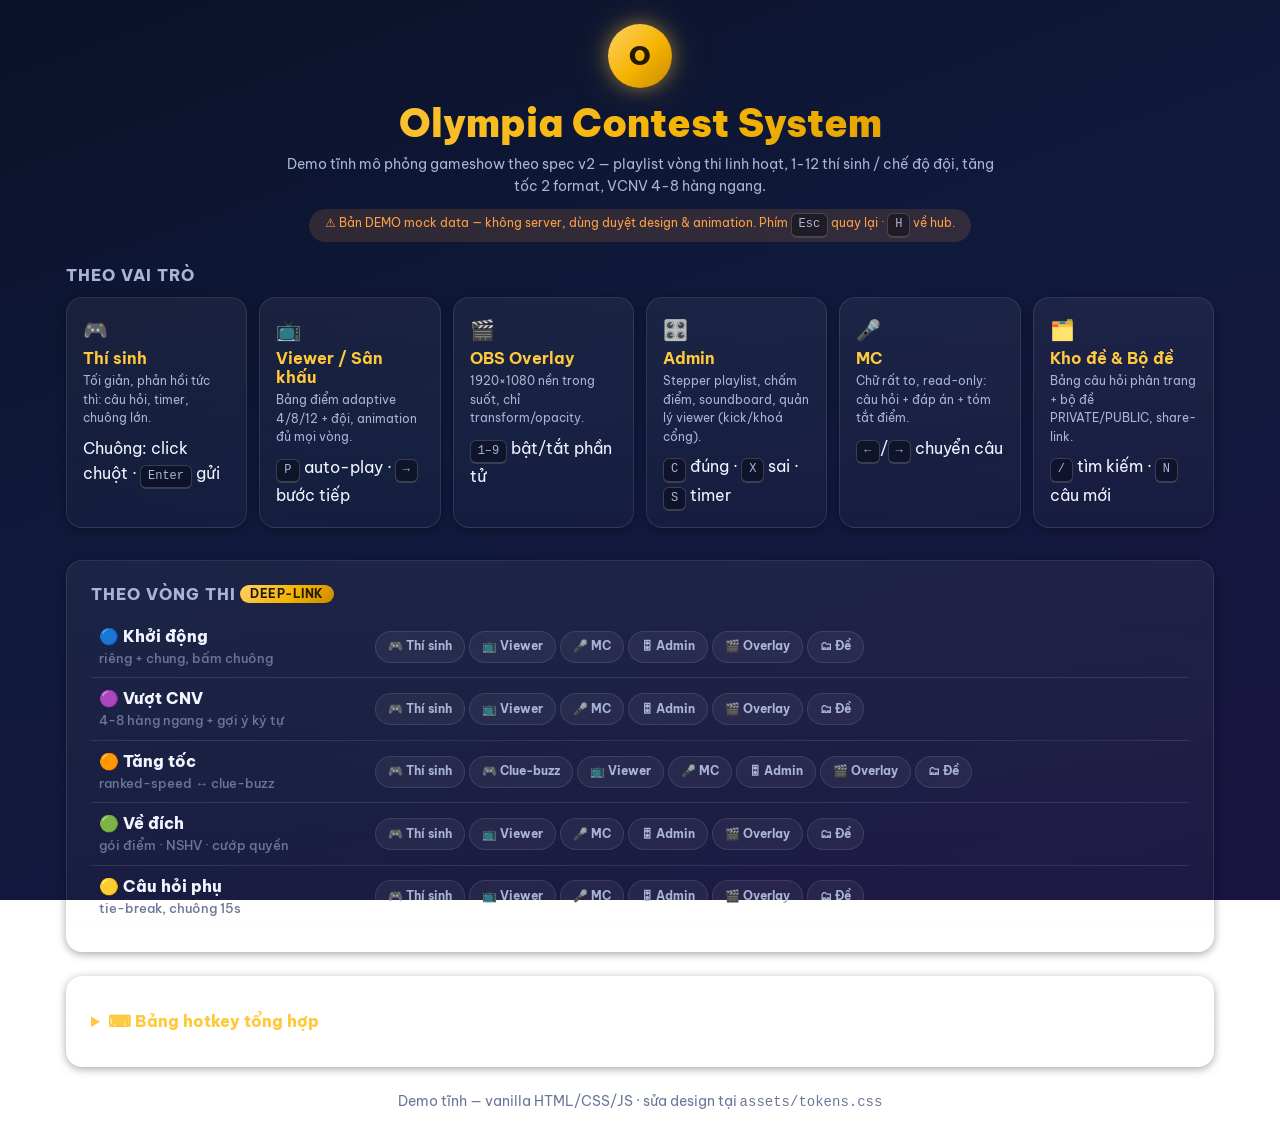
<file: public/index.html>
<!DOCTYPE html>
<html lang="vi">
<head>
<meta charset="UTF-8">
<meta name="viewport" content="width=device-width, initial-scale=1">
<title>Olympia Contest System — Demo</title>
<link rel="icon" href="data:image/svg+xml,<svg xmlns='http://www.w3.org/2000/svg' viewBox='0 0 100 100'><circle cx='50' cy='50' r='45' fill='%23f5b301'/><text x='50' y='68' font-size='55' font-weight='bold' text-anchor='middle' fill='%230a1128'>O</text></svg>">
<link rel="stylesheet" href="assets/tokens.css">
<link rel="stylesheet" href="assets/base.css">
<style>
  /* Hub gọn 1 viewport 1440×900: hero mỏng + 2 chiều điều hướng */
  .hub { max-width: 1180px; margin: 0 auto; padding: var(--sp-5) var(--sp-4) var(--sp-6); }
  .hub__hero { text-align: center; margin-bottom: var(--sp-5); }
  .hub__logo {
    display: inline-flex; align-items: center; justify-content: center;
    width: 64px; height: 64px; border-radius: var(--r-full);
    background: var(--grad-gold); color: var(--text-on-gold);
    font-size: var(--fs-xl); font-weight: 900;
    box-shadow: var(--shadow-gold); margin-bottom: var(--sp-3);
    animation: pop-in var(--dur-slow) var(--ease-spring);
  }
  .hub__title {
    font-size: clamp(1.6rem, 4vw, 2.4rem); font-weight: 900;
    background: var(--grad-gold); -webkit-background-clip: text;
    background-clip: text; color: transparent;
  }
  .hub__sub { color: var(--text-2); max-width: 720px; margin: var(--sp-2) auto 0; font-size: var(--fs-sm); }
  .hub__note {
    display: inline-block; margin-top: var(--sp-3);
    padding: var(--sp-1) var(--sp-4); border-radius: var(--r-full);
    background: rgba(255,159,67,.14); color: var(--orange); font-size: var(--fs-xs);
  }
  .section-title {
    font-size: var(--fs-md); font-weight: 800; letter-spacing: .06em;
    text-transform: uppercase; color: var(--text-2); margin-bottom: var(--sp-3);
  }
  .section-title .badge { vertical-align: 2px; }

  /* Chiều 1: theo ROLE */
  .screens { display: grid; grid-template-columns: repeat(auto-fit, minmax(180px, 1fr)); gap: var(--sp-3); margin-bottom: var(--sp-6); }
  .screen-card {
    display: block; color: inherit; text-decoration: none; padding: var(--sp-4);
    transition: transform var(--dur-fast) var(--ease-out), box-shadow var(--dur-fast) var(--ease-out), border-color var(--dur-fast) var(--ease-out);
  }
  .screen-card:hover { text-decoration: none; transform: translateY(-4px); box-shadow: var(--shadow-2); border-color: var(--gold-dim); }
  .screen-card__icon { font-size: var(--fs-lg); margin-bottom: var(--sp-1); }
  .screen-card .card__title { font-size: var(--fs-md); margin-bottom: var(--sp-1); }
  .screen-card__desc { color: var(--text-2); font-size: var(--fs-xs); margin-bottom: var(--sp-2); }

  /* Chiều 2: theo VÒNG THI — mỗi hàng deep-link vào từng role */
  .rounds-table { width: 100%; border-collapse: collapse; }
  .rounds-table td { padding: var(--sp-2) var(--sp-2); border-bottom: var(--border-1); vertical-align: middle; }
  .rounds-table tr:last-child td { border-bottom: none; }
  .round-name { font-weight: 800; white-space: nowrap; }
  .round-name small { display: block; color: var(--text-3); font-weight: 500; }
  .role-links { display: flex; flex-wrap: wrap; gap: var(--sp-1); }
  .role-link {
    display: inline-flex; align-items: center; gap: 4px;
    padding: 4px 12px; min-height: 32px; border-radius: var(--r-full);
    border: var(--border-1); background: rgba(255,255,255,.05);
    color: var(--text-2); font-size: var(--fs-xs); font-weight: 700;
    transition: background var(--dur-fast) var(--ease-out), color var(--dur-fast) var(--ease-out);
  }
  .role-link:hover { background: rgba(255,201,60,.14); color: var(--gold); text-decoration: none; }

  .hotkeys { margin-top: var(--sp-5); }
  .hotkeys summary { cursor: pointer; font-weight: 800; color: var(--gold); padding: var(--sp-2) 0; }
  .hotkeys .table td:first-child { white-space: nowrap; }
  footer { text-align: center; margin-top: var(--sp-5); color: var(--text-3); font-size: var(--fs-sm); }
</style>
</head>
<body data-no-back>
<main class="hub">
  <header class="hub__hero">
    <div class="hub__logo" aria-hidden="true">O</div>
    <h1 class="hub__title">Olympia Contest System</h1>
    <p class="hub__sub">
      Demo tĩnh mô phỏng gameshow theo spec v2 — playlist vòng thi linh hoạt, 1-12 thí sinh / chế độ đội,
      tăng tốc 2 format, VCNV 4-8 hàng ngang.
    </p>
    <span class="hub__note">⚠ Bản DEMO mock data — không server, dùng duyệt design &amp; animation. Phím <span class="kbd">Esc</span> quay lại · <span class="kbd">H</span> về hub.</span>
  </header>

  <!-- ============ Chiều 1: theo ROLE ============ -->
  <section aria-label="Điều hướng theo vai trò">
    <h2 class="section-title">Theo vai trò</h2>
    <div class="screens">
      <a class="card screen-card" href="contestant.html">
        <div class="screen-card__icon">🎮</div>
        <h3 class="card__title">Thí sinh</h3>
        <p class="screen-card__desc">Tối giản, phản hồi tức thì: câu hỏi, timer, chuông lớn.</p>
        <p>Chuông: click chuột · <span class="kbd">Enter</span> gửi</p>
      </a>
      <a class="card screen-card" href="viewer.html">
        <div class="screen-card__icon">📺</div>
        <h3 class="card__title">Viewer / Sân khấu</h3>
        <p class="screen-card__desc">Bảng điểm adaptive 4/8/12 + đội, animation đủ mọi vòng.</p>
        <p><span class="kbd">P</span> auto-play · <span class="kbd">→</span> bước tiếp</p>
      </a>
      <a class="card screen-card" href="overlay.html?bg=checker">
        <div class="screen-card__icon">🎬</div>
        <h3 class="card__title">OBS Overlay</h3>
        <p class="screen-card__desc">1920×1080 nền trong suốt, chỉ transform/opacity.</p>
        <p><span class="kbd">1–9</span> bật/tắt phần tử</p>
      </a>
      <a class="card screen-card" href="admin.html">
        <div class="screen-card__icon">🎛️</div>
        <h3 class="card__title">Admin</h3>
        <p class="screen-card__desc">Stepper playlist, chấm điểm, soundboard, quản lý viewer (kick/khoá cổng).</p>
        <p><span class="kbd">C</span> đúng · <span class="kbd">X</span> sai · <span class="kbd">S</span> timer</p>
      </a>
      <a class="card screen-card" href="mc.html">
        <div class="screen-card__icon">🎤</div>
        <h3 class="card__title">MC</h3>
        <p class="screen-card__desc">Chữ rất to, read-only: câu hỏi + đáp án + tóm tắt điểm.</p>
        <p><span class="kbd">←</span>/<span class="kbd">→</span> chuyển câu</p>
      </a>
      <a class="card screen-card" href="questions.html">
        <div class="screen-card__icon">🗂️</div>
        <h3 class="card__title">Kho đề &amp; Bộ đề</h3>
        <p class="screen-card__desc">Bảng câu hỏi phân trang + bộ đề PRIVATE/PUBLIC, share-link.</p>
        <p><span class="kbd">/</span> tìm kiếm · <span class="kbd">N</span> câu mới</p>
      </a>
    </div>
  </section>

  <!-- ============ Chiều 2: theo VÒNG THI (deep-link mở đúng trạng thái) ============ -->
  <section class="card" aria-label="Điều hướng theo vòng thi">
    <h2 class="section-title">Theo vòng thi <span class="badge badge--gold">deep-link</span></h2>
    <table class="rounds-table">
      <tbody>
        <tr>
          <td class="round-name">🔵 Khởi động<small>riêng + chung, bấm chuông</small></td>
          <td><div class="role-links">
            <a class="role-link" href="contestant.html?round=khoidong">🎮 Thí sinh</a>
            <a class="role-link" href="viewer.html?round=khoidong">📺 Viewer</a>
            <a class="role-link" href="mc.html?round=khoidong">🎤 MC</a>
            <a class="role-link" href="admin.html?round=khoidong">🎛 Admin</a>
            <a class="role-link" href="overlay.html?bg=checker&round=khoidong">🎬 Overlay</a>
            <a class="role-link" href="questions.html?round=khoidong">🗂 Đề</a>
          </div></td>
        </tr>
        <tr>
          <td class="round-name">🟣 Vượt CNV<small>4-8 hàng ngang + gợi ý ký tự</small></td>
          <td><div class="role-links">
            <a class="role-link" href="contestant.html?round=vcnv">🎮 Thí sinh</a>
            <a class="role-link" href="viewer.html?round=vcnv">📺 Viewer</a>
            <a class="role-link" href="mc.html?round=vcnv">🎤 MC</a>
            <a class="role-link" href="admin.html?round=vcnv">🎛 Admin</a>
            <a class="role-link" href="overlay.html?bg=checker&round=vcnv">🎬 Overlay</a>
            <a class="role-link" href="questions.html?round=vcnv">🗂 Đề</a>
          </div></td>
        </tr>
        <tr>
          <td class="round-name">🟠 Tăng tốc<small>ranked-speed ↔ clue-buzz</small></td>
          <td><div class="role-links">
            <a class="role-link" href="contestant.html?round=tangtoc">🎮 Thí sinh</a>
            <a class="role-link" href="contestant.html?round=tangtoc&format=clue">🎮 Clue-buzz</a>
            <a class="role-link" href="viewer.html?round=tangtoc">📺 Viewer</a>
            <a class="role-link" href="mc.html?round=tangtoc">🎤 MC</a>
            <a class="role-link" href="admin.html?round=tangtoc">🎛 Admin</a>
            <a class="role-link" href="overlay.html?bg=checker&round=tangtoc">🎬 Overlay</a>
            <a class="role-link" href="questions.html?round=tangtoc">🗂 Đề</a>
          </div></td>
        </tr>
        <tr>
          <td class="round-name">🟢 Về đích<small>gói điểm · NSHV · cướp quyền</small></td>
          <td><div class="role-links">
            <a class="role-link" href="contestant.html?round=vedich">🎮 Thí sinh</a>
            <a class="role-link" href="viewer.html?round=vedich">📺 Viewer</a>
            <a class="role-link" href="mc.html?round=vedich">🎤 MC</a>
            <a class="role-link" href="admin.html?round=vedich">🎛 Admin</a>
            <a class="role-link" href="overlay.html?bg=checker&round=vedich">🎬 Overlay</a>
            <a class="role-link" href="questions.html?round=vedich">🗂 Đề</a>
          </div></td>
        </tr>
        <tr>
          <td class="round-name">🟡 Câu hỏi phụ<small>tie-break, chuông 15s</small></td>
          <td><div class="role-links">
            <a class="role-link" href="contestant.html?round=cauphu">🎮 Thí sinh</a>
            <a class="role-link" href="viewer.html?round=cauphu">📺 Viewer</a>
            <a class="role-link" href="mc.html?round=cauphu">🎤 MC</a>
            <a class="role-link" href="admin.html?round=cauphu">🎛 Admin</a>
            <a class="role-link" href="overlay.html?bg=checker&round=cauphu">🎬 Overlay</a>
            <a class="role-link" href="questions.html?round=cauphu">🗂 Đề</a>
          </div></td>
        </tr>
      </tbody>
    </table>
  </section>

  <!-- Hotkey tổng hợp: gập lại để hub gọn 1 viewport -->
  <details class="hotkeys card">
    <summary>⌨ Bảng hotkey tổng hợp</summary>
    <table class="table">
      <thead><tr><th>Màn</th><th>Phím</th><th>Chức năng</th></tr></thead>
      <tbody>
        <tr><td rowspan="2">Mọi trang</td><td><span class="kbd">Esc</span></td><td>Quay lại (đóng modal trước nếu có)</td></tr>
        <tr><td><span class="kbd">H</span></td><td>Về hub</td></tr>
        <tr><td rowspan="4">Thí sinh</td><td>Click chuột</td><td>Bấm chuông (chỉ nhận chuột — không hotkey)</td></tr>
        <tr><td><span class="kbd">Enter</span></td><td>Gửi đáp án</td></tr>
        <tr><td><span class="kbd">1</span>–<span class="kbd">8</span></td><td>Chọn hàng ngang VCNV</td></tr>
        <tr><td><span class="kbd">Esc</span> (trong ô nhập)</td><td>Xoá ô nhập</td></tr>
        <tr><td rowspan="2">Viewer</td><td><span class="kbd">P</span></td><td>Chạy kịch bản tự động</td></tr>
        <tr><td><span class="kbd">→</span></td><td>Bước kế tiếp (step-by-step)</td></tr>
        <tr><td>Overlay</td><td><span class="kbd">1</span>–<span class="kbd">9</span></td><td>Bật / tắt từng phần tử overlay</td></tr>
        <tr><td rowspan="3">Admin</td><td><span class="kbd">C</span> / <span class="kbd">X</span></td><td>Chấm Đúng / Sai</td></tr>
        <tr><td><span class="kbd">S</span></td><td>Start / pause timer</td></tr>
        <tr><td><span class="kbd">←</span> / <span class="kbd">→</span></td><td>Câu trước / câu sau</td></tr>
        <tr><td>MC</td><td><span class="kbd">←</span> / <span class="kbd">→</span></td><td>Câu trước / câu sau</td></tr>
        <tr><td rowspan="2">Kho đề</td><td><span class="kbd">/</span></td><td>Focus ô tìm kiếm</td></tr>
        <tr><td><span class="kbd">N</span></td><td>Mở editor câu hỏi mới</td></tr>
      </tbody>
    </table>
  </details>

  <footer>Demo tĩnh — vanilla HTML/CSS/JS · sửa design tại <code class="mono">assets/tokens.css</code></footer>
</main>
<script src="assets/ui.js"></script>
</body>
</html>
</file>
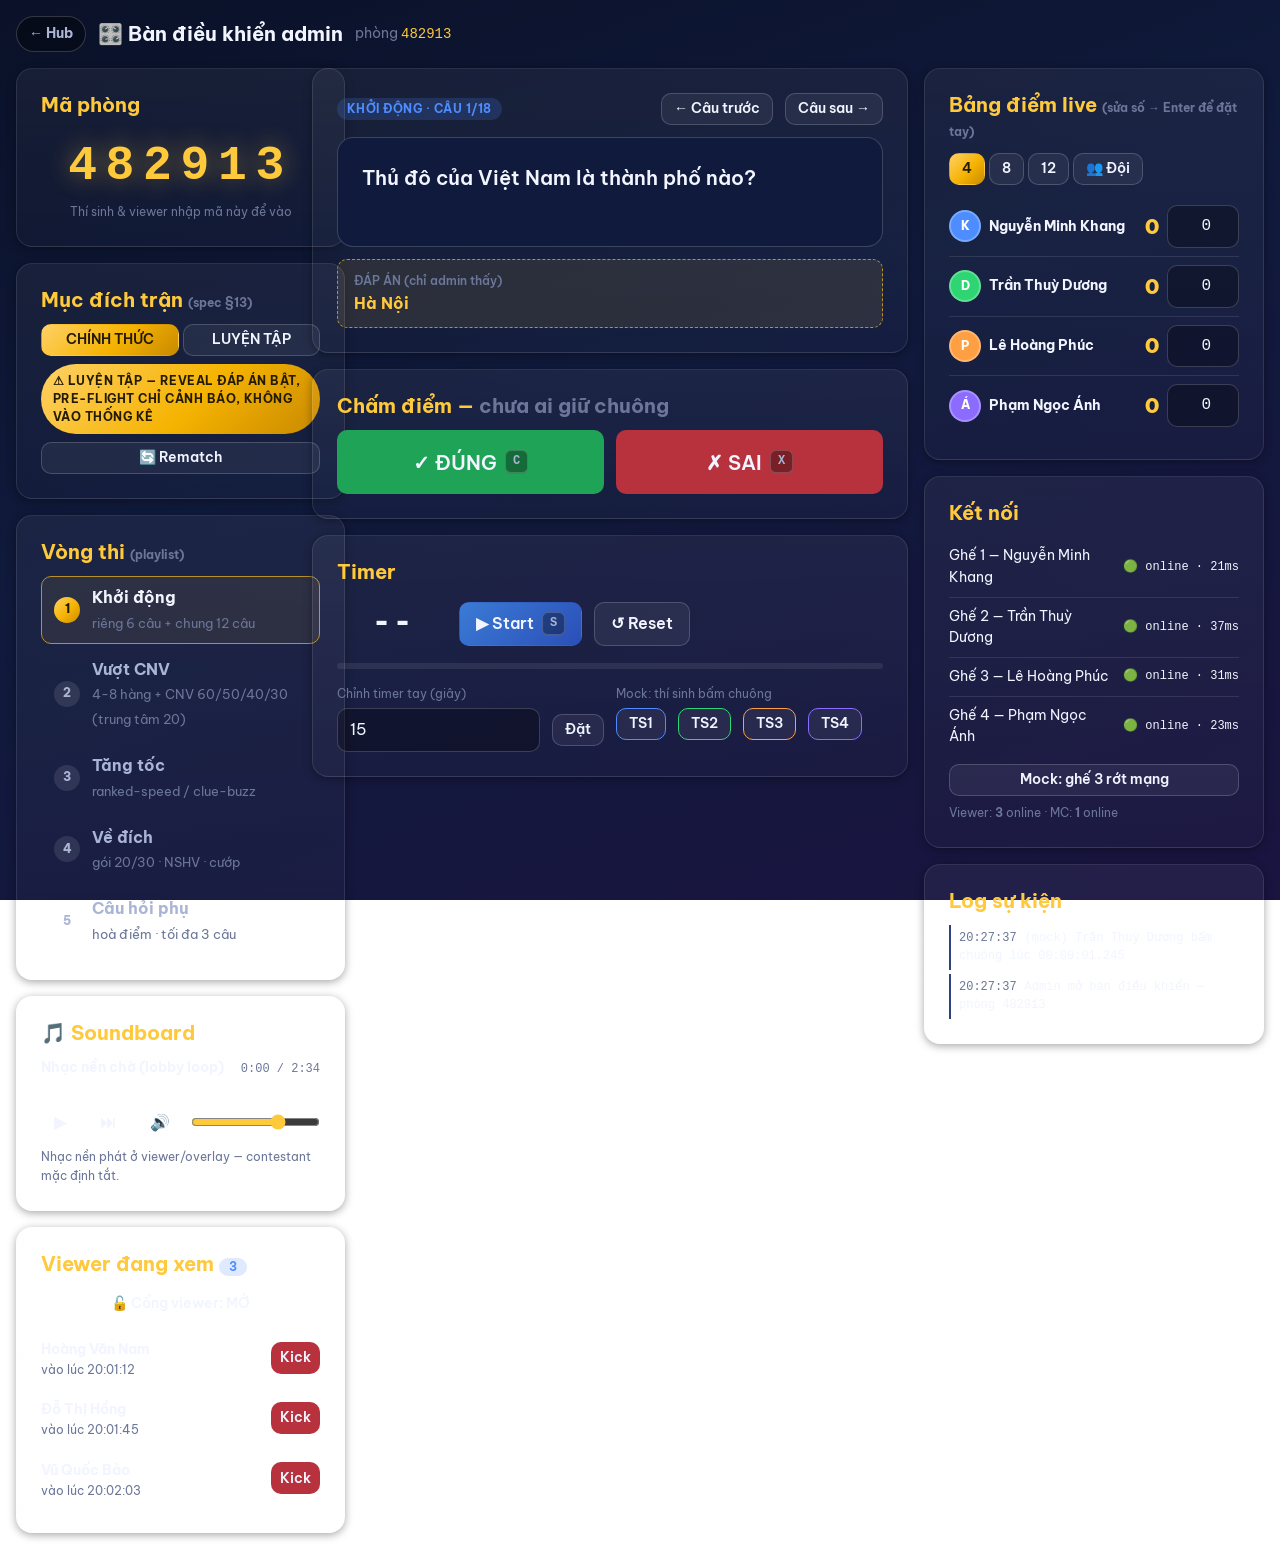
<file: public/admin.html>
<!DOCTYPE html>
<html lang="vi">
<head>
<meta charset="UTF-8">
<meta name="viewport" content="width=device-width, initial-scale=1">
<title>Admin — Olympia Demo</title>
<link rel="icon" href="data:image/svg+xml,<svg xmlns='http://www.w3.org/2000/svg' viewBox='0 0 100 100'><circle cx='50' cy='50' r='45' fill='%23f5b301'/><text x='50' y='68' font-size='55' font-weight='bold' text-anchor='middle' fill='%230a1128'>O</text></svg>">
<link rel="stylesheet" href="assets/tokens.css">
<link rel="stylesheet" href="assets/base.css">
<style>
  .layout {
    display: grid; grid-template-columns: 280px 1fr 340px; gap: var(--sp-4);
    padding: var(--sp-4); max-width: 1600px; margin: 0 auto; align-items: start;
  }
  .topbar { grid-column: 1 / -1; display: flex; align-items: center; gap: var(--sp-3); }
  .topbar h1 { font-size: var(--fs-lg); }
  @media (max-width: 1100px) { .layout { grid-template-columns: 1fr 1fr; } .col-right { grid-column: 1 / -1; } }
  @media (max-width: 760px)  { .layout { grid-template-columns: 1fr; } }
  .col { display: grid; gap: var(--sp-4); align-content: start; }

  /* ---------- Cột trái ---------- */
  .room-code {
    text-align: center; font-family: var(--font-mono);
    font-size: var(--fs-3xl); font-weight: 900; letter-spacing: .18em;
    color: var(--gold); text-shadow: 0 0 24px var(--gold-glow);
  }
  .stepper { display: grid; gap: var(--sp-1); }
  .step {
    display: flex; align-items: center; gap: var(--sp-3);
    padding: var(--sp-2) var(--sp-3); border-radius: var(--r-md);
    border: 1px solid transparent; cursor: pointer; background: none;
    color: var(--text-2); text-align: left; width: 100%;
    transition: all var(--dur-fast) var(--ease-out);
  }
  .step:hover { background: rgba(255,255,255,.06); }
  .step__dot {
    width: 26px; height: 26px; border-radius: var(--r-full); flex-shrink: 0;
    display: flex; align-items: center; justify-content: center;
    background: rgba(255,255,255,.1); font-size: var(--fs-xs); font-weight: 800;
  }
  .step.is-active { border-color: var(--gold-dim); color: var(--text-1); background: rgba(255,201,60,.08); }
  .step.is-active .step__dot { background: var(--grad-gold); color: var(--text-on-gold); }
  .step.is-done .step__dot { background: var(--green-dim); }
  .viewer-item { display: flex; align-items: center; gap: var(--sp-2); padding: var(--sp-2) 0; border-bottom: var(--border-1); }
  .viewer-item:last-child { border-bottom: none; }
  .viewer-item .btn { min-height: 32px; padding: 0 var(--sp-2); }

  /* ---------- Cột giữa ---------- */
  .q-admin {
    background: var(--navy-800); border: var(--border-2); border-radius: var(--r-lg);
    padding: var(--sp-5); font-size: var(--fs-lg); font-weight: 600; min-height: 110px;
  }
  .answer-reveal {
    margin-top: var(--sp-3); padding: var(--sp-3) var(--sp-4);
    background: rgba(255,201,60,.1); border: 1px dashed var(--gold-dim);
    border-radius: var(--r-md); color: var(--gold); font-weight: 700;
  }
  .answer-reveal .tag { font-size: var(--fs-xs); color: var(--text-3); display: block; font-weight: 600; }
  .judge-row { display: flex; gap: var(--sp-3); }
  .judge-row .btn { flex: 1; min-height: 64px; font-size: var(--fs-lg); }
  .timer-admin { display: flex; align-items: center; gap: var(--sp-3); flex-wrap: wrap; }
  .timer-admin__display {
    font-family: var(--font-mono); font-size: var(--fs-2xl); font-weight: 900;
    min-width: 110px; text-align: center; font-variant-numeric: tabular-nums;
  }
  .timer-admin__display.is-urgent { color: var(--red); animation: pulse-danger .55s infinite; }
  .timer-bar-mini { height: 6px; border-radius: var(--r-full); background: rgba(255,255,255,.08); overflow: hidden; }
  .timer-bar-mini > div { height: 100%; background: var(--grad-blue); transform-origin: left; }
  .manual-grid { display: grid; grid-template-columns: 1fr 1fr; gap: var(--sp-3); }
  .manual-grid label { font-size: var(--fs-xs); color: var(--text-3); display: block; margin-bottom: var(--sp-1); }

  /* ---------- Cột phải ---------- */
  .score-row { display: flex; align-items: center; gap: var(--sp-2); padding: var(--sp-2) 0; border-bottom: var(--border-1); }
  .score-row:last-child { border-bottom: none; }
  .score-row__score { margin-left: auto; font-weight: 900; color: var(--gold); font-size: var(--fs-lg); font-variant-numeric: tabular-nums; }
  .score-row input { width: 72px; min-height: 34px; text-align: right; }
  .log {
    max-height: 320px; overflow-y: auto; font-size: var(--fs-xs);
    font-family: var(--font-mono); display: grid; gap: 4px;
  }
  .log__item { padding: var(--sp-1) var(--sp-2); border-left: 2px solid var(--navy-500); background: rgba(255,255,255,.03); border-radius: 0 var(--r-sm) var(--r-sm) 0; animation: slide-up var(--dur-fast) var(--ease-out); }
  .log__item .t { color: var(--text-3); margin-right: var(--sp-2); }

  /* ---------- Soundboard (mock) ---------- */
  .snd-track { display: flex; align-items: baseline; gap: var(--sp-2); font-size: var(--fs-sm); }
  .snd-track__name { font-weight: 700; }
  .snd-track__time { margin-left: auto; color: var(--text-3); font-size: var(--fs-xs); font-family: var(--font-mono); }
  .snd-progress { height: 6px; border-radius: var(--r-full); background: rgba(255,255,255,.08); overflow: hidden; margin: var(--sp-2) 0 var(--sp-3); }
  .snd-progress > div { height: 100%; background: var(--grad-gold); transform-origin: left; transform: scaleX(0); }
  .snd-controls { display: flex; align-items: center; gap: var(--sp-2); }
  .snd-controls .btn { min-height: 36px; padding: 0 var(--sp-3); }
  .snd-vol { flex: 1; accent-color: var(--gold); min-height: 24px; }

  /* ---------- Bảng điểm adaptive (4 / 8-12 / đội) ---------- */
  .score-grid.is-compact { display: grid; grid-template-columns: 1fr 1fr; gap: var(--sp-1) var(--sp-3); }
  .score-grid.is-compact .score-row { border-bottom: none; padding: var(--sp-1) 0; }
  .score-grid.is-compact .score-row input { display: none; } /* compact: chỉ xem, sửa tay ở layout ≤4 */
  .team-block { border: var(--border-1); border-radius: var(--r-md); padding: var(--sp-2) var(--sp-3); margin-bottom: var(--sp-2); }
  .team-block__head { display: flex; align-items: center; gap: var(--sp-2); font-weight: 800; }
  .team-block__score { margin-left: auto; font-size: var(--fs-xl); font-weight: 900; color: var(--gold); font-variant-numeric: tabular-nums; }
  .team-block .score-row { padding: 2px 0; font-size: var(--fs-xs); }
  .team-block .score-row input { width: 60px; min-height: 28px; }
  .seat-switch .btn.is-on { background: var(--grad-gold); color: var(--text-on-gold); border-color: transparent; }

  /* ---------- matchPurpose (spec v2 §13) ---------- */
  .purpose-switch .btn { flex: 1; }
  .practice-badge {
    display: block; white-space: normal; line-height: 1.5;
    margin-top: var(--sp-2); padding: var(--sp-2) var(--sp-3);
  }

  /* ---------- ConnectionMonitor ---------- */
  .conn-row { display: flex; align-items: center; gap: var(--sp-2); padding: var(--sp-2) 0; border-bottom: var(--border-1); font-size: var(--fs-sm); }
  .conn-row:last-child { border-bottom: none; }
  .conn-row.is-off { color: var(--text-3); }
  .conn-row__status { margin-left: auto; font-family: var(--font-mono); font-size: var(--fs-xs); white-space: nowrap; }
  .conn-alert {
    margin-top: var(--sp-2); padding: var(--sp-2) var(--sp-3);
    background: rgba(255,71,87,.15); border: 1px solid var(--red-dim);
    border-radius: var(--r-md); color: var(--red); font-weight: 700; font-size: var(--fs-sm);
    animation: pulse-danger 1s ease-in-out infinite;
  }
</style>
</head>
<body>
<div class="layout">
  <!-- Top bar: back + tiêu đề -->
  <header class="topbar">
    <a class="nav-back" href="index.html" title="Quay lại (Esc) · Hub (H)">← Hub</a>
    <h1>🎛️ Bàn điều khiển admin</h1>
    <span class="text-dim" style="font-size:var(--fs-sm)">phòng <span class="mono text-gold" id="roomCodeTop"></span></span>
  </header>

  <!-- ============ CỘT TRÁI ============ -->
  <div class="col">
    <section class="card">
      <h2 class="card__title">Mã phòng</h2>
      <div class="room-code" id="roomCode">------</div>
      <p class="text-dim" style="text-align:center;font-size:var(--fs-xs)">Thí sinh &amp; viewer nhập mã này để vào</p>
    </section>

    <!-- matchPurpose (spec v2 §13): official | practice — chọn lúc tạo match, immutable sau start -->
    <section class="card">
      <h2 class="card__title">Mục đích trận <span class="text-dim" style="font-size:var(--fs-xs)">(spec §13)</span></h2>
      <div class="row purpose-switch seat-switch" id="purposeSwitch" style="gap:var(--sp-1)">
        <button class="btn btn--sm is-on" data-purpose="official">CHÍNH THỨC</button>
        <button class="btn btn--sm" data-purpose="practice">LUYỆN TẬP</button>
      </div>
      <div class="badge badge--gold practice-badge" id="practiceBadge" hidden>⚠ LUYỆN TẬP — reveal đáp án BẬT, pre-flight chỉ cảnh báo, không vào thống kê</div>
      <button class="btn btn--sm" id="btnRematch" hidden style="width:100%;margin-top:var(--sp-2)">🔄 Rematch</button>
    </section>

    <section class="card">
      <h2 class="card__title">Vòng thi <span class="text-dim" style="font-size:var(--fs-xs)">(playlist)</span></h2>
      <div class="stepper" id="stepper"></div>
    </section>

    <!-- Soundboard mock (spec v2 §10 — permission match.soundboard) -->
    <section class="card">
      <h2 class="card__title">🎵 Soundboard</h2>
      <div class="snd-track">
        <span class="snd-track__name" id="sndName">—</span>
        <span class="snd-track__time" id="sndTime">0:00</span>
      </div>
      <div class="snd-progress"><div id="sndProgress"></div></div>
      <div class="snd-controls">
        <button class="btn" id="sndPlay" title="Phát / dừng nhạc nền">▶</button>
        <button class="btn" id="sndNext" title="Bài tiếp theo">⏭</button>
        <button class="btn" id="sndMute" title="Tắt / mở tiếng">🔊</button>
        <input class="snd-vol" type="range" id="sndVol" min="0" max="100" value="70" aria-label="Âm lượng nhạc nền">
      </div>
      <p class="text-dim" style="font-size:var(--fs-xs);margin-top:var(--sp-2)">
        Nhạc nền phát ở viewer/overlay — contestant mặc định tắt.
      </p>
    </section>

    <!-- Viewer PUBLIC theo mã phòng (không duyệt — chốt 12/07): admin chỉ đếm / kick / khoá cổng -->
    <section class="card">
      <h2 class="card__title">Viewer đang xem <span class="badge badge--blue" id="viewerCount">0</span></h2>
      <button class="btn btn--sm" id="gateBtn" style="width:100%;margin-bottom:var(--sp-2)">🔓 Cổng viewer: MỞ</button>
      <div id="viewerList"></div>
    </section>
  </div>

  <!-- ============ CỘT GIỮA ============ -->
  <div class="col">
    <section class="card">
      <div class="row" style="justify-content:space-between;margin-bottom:var(--sp-3)">
        <span class="badge badge--blue" id="qMeta">Câu 1/12</span>
        <div class="row">
          <button class="btn btn--sm" id="btnPrev">← Câu trước</button>
          <button class="btn btn--sm" id="btnNext">Câu sau →</button>
        </div>
      </div>
      <div class="q-admin" id="qText">—</div>
      <div class="answer-reveal">
        <span class="tag">ĐÁP ÁN (chỉ admin thấy)</span>
        <span id="qAnswer">—</span>
      </div>
    </section>

    <section class="card">
      <h2 class="card__title">Chấm điểm — <span id="judgeTarget" class="text-dim">chưa ai giữ chuông</span></h2>
      <div class="judge-row">
        <button class="btn btn--success" id="btnCorrect">✓ ĐÚNG <span class="kbd">C</span></button>
        <button class="btn btn--danger" id="btnWrong">✗ SAI <span class="kbd">X</span></button>
      </div>
    </section>

    <section class="card">
      <h2 class="card__title">Timer</h2>
      <div class="timer-admin">
        <div class="timer-admin__display" id="timerDisplay">--</div>
        <button class="btn btn--primary" id="btnTimerToggle">▶ Start <span class="kbd">S</span></button>
        <button class="btn" id="btnTimerReset">↺ Reset</button>
      </div>
      <div class="timer-bar-mini" style="margin-top:var(--sp-3)"><div id="timerMini" style="transform:scaleX(0)"></div></div>
      <div class="manual-grid" style="margin-top:var(--sp-4)">
        <div>
          <label for="manualTimer">Chỉnh timer tay (giây)</label>
          <div class="row">
            <input class="input" type="number" id="manualTimer" value="15" min="1" max="120">
            <button class="btn btn--sm" id="btnSetTimer">Đặt</button>
          </div>
        </div>
        <div>
          <label>Mock: thí sinh bấm chuông</label>
          <div class="row" id="buzzMockRow"></div>
        </div>
      </div>
    </section>
  </div>

  <!-- ============ CỘT PHẢI ============ -->
  <div class="col col-right">
    <section class="card">
      <h2 class="card__title">Bảng điểm live <span class="text-dim" style="font-size:var(--fs-xs)">(sửa số → Enter để đặt tay)</span></h2>
      <!-- Switcher adaptive: 4/8/12 thí sinh + chế độ đội -->
      <div class="row seat-switch" id="seatSwitch" style="margin-bottom:var(--sp-3);gap:var(--sp-1)">
        <button class="btn btn--sm" data-seats="4">4</button>
        <button class="btn btn--sm" data-seats="8">8</button>
        <button class="btn btn--sm" data-seats="12">12</button>
        <button class="btn btn--sm" id="btnTeamMode" title="12 người → 4 đội × 3">👥 Đội</button>
      </div>
      <div class="score-grid" id="scoreRows"></div>
    </section>

    <!-- ConnectionMonitor: trạng thái kết nối 4 ghế + đếm viewer/MC (không danh sách) -->
    <section class="card">
      <h2 class="card__title">Kết nối</h2>
      <div id="connList"></div>
      <div class="conn-alert" id="connAlert" hidden>⚠ Thí sinh ghế 3 mất kết nối!</div>
      <button class="btn btn--sm" id="btnMockDrop" style="width:100%;margin-top:var(--sp-2)">Mock: ghế 3 rớt mạng</button>
      <p class="text-dim" style="font-size:var(--fs-xs);margin-top:var(--sp-2)">Viewer: <strong>3</strong> online · MC: <strong>1</strong> online</p>
    </section>

    <section class="card">
      <h2 class="card__title">Log sự kiện</h2>
      <div class="log" id="logBox"></div>
    </section>
  </div>
</div>

<script src="assets/mock-data.js"></script>
<script src="assets/engine.js"></script>
<script src="assets/ui.js"></script>
<script>
(function () {
  "use strict";
  var E = window.Engine, M = window.MOCK, UI = window.UI;
  var $ = function (id) { return document.getElementById(id); };
  $("roomCode").textContent = M.roomCode;
  $("roomCodeTop").textContent = M.roomCode;

  /* ---------- Stepper render từ MOCK.playlist (spec v2: KHÔNG cứng 5 bước) ---------- */
  var rounds = M.playlist;
  var activeRound = 0;
  function renderStepper() {
    var w = $("stepper"); w.innerHTML = "";
    rounds.forEach(function (r, i) {
      var b = document.createElement("button");
      b.className = "step" + (i === activeRound ? " is-active" : i < activeRound ? " is-done" : "");
      b.innerHTML = '<span class="step__dot">' + (i < activeRound ? "✓" : i + 1) + "</span>" +
        "<span><strong>" + r.label + "</strong><br><small class='text-dim'>" + r.note + "</small></span>";
      b.addEventListener("click", function () {
        activeRound = i; renderStepper();
        E.setPhase(r.type); qIndex = 0; renderQuestion();
        UI.toast("Chuyển vòng: " + r.label, "success");
      });
      w.appendChild(b);
    });
  }

  /* ---------- Danh sách câu theo vòng (mock: gộp pool) ---------- */
  function poolForRound() {
    var q = M.questions;
    switch (rounds[activeRound].type) {
      case "KHOI_DONG": return q.khoiDongRieng.c1.concat(q.khoiDongChung);
      case "VCNV": return q.vcnv.rows;
      case "TANG_TOC": return q.tangToc;
      case "VE_DICH": return q.veDich[20].concat(q.veDich[30]);
      default: return q.tieBreak;
    }
  }
  var qIndex = 0;
  function renderQuestion() {
    var pool = poolForRound();
    qIndex = Math.max(0, Math.min(qIndex, pool.length - 1));
    var item = pool[qIndex];
    $("qMeta").textContent = rounds[activeRound].label + " · Câu " + (qIndex + 1) + "/" + pool.length;
    $("qText").textContent = item.text;
    $("qAnswer").textContent = item.answer;
  }
  $("btnPrev").addEventListener("click", function () { qIndex--; renderQuestion(); });
  $("btnNext").addEventListener("click", function () { qIndex++; renderQuestion(); });

  /* ---------- ViewerPanel: viewer public theo mã phòng — đếm / kick / khoá cổng ---------- */
  var viewers = M.pendingViewers.slice(); // mock: dùng lại danh sách cũ làm "đang xem"
  var gateOpen = true;
  $("gateBtn").addEventListener("click", function () {
    gateOpen = !gateOpen;
    this.textContent = gateOpen ? "🔓 Cổng viewer: MỞ" : "🔒 Cổng viewer: KHOÁ (chặn join mới)";
    this.classList.toggle("btn--danger", !gateOpen);
    UI.toast(gateOpen ? "Đã mở cổng viewer" : "Đã khoá cổng — viewer mới không vào được", "success");
    E.log(gateOpen ? "Mở cổng viewer" : "Khoá cổng viewer");
  });
  function renderViewers() {
    var w = $("viewerList"); w.innerHTML = "";
    $("viewerCount").textContent = viewers.length;
    if (!viewers.length) { w.innerHTML = '<p class="text-dim" style="font-size:var(--fs-sm)">Chưa có viewer.</p>'; return; }
    viewers.forEach(function (v) {
      var el = document.createElement("div");
      el.className = "viewer-item";
      el.innerHTML = '<div class="grow"><strong style="font-size:var(--fs-sm)">' + v.name + "</strong>" +
        '<div class="text-dim" style="font-size:var(--fs-xs)">vào lúc ' + v.requestedAt + "</div></div>";
      var kick = document.createElement("button");
      kick.className = "btn btn--danger btn--sm"; kick.textContent = "Kick";
      kick.addEventListener("click", function () {
        UI.mockAsync({ btn: kick, loading: "Đang kick " + v.name + "…", success: "Đã kick " + v.name })
          .then(function () {
            viewers = viewers.filter(function (x) { return x !== v; });
            E.log("Kick viewer: " + v.name);
            renderViewers();
          });
      });
      el.appendChild(kick);
      w.appendChild(el);
    });
  }

  /* ---------- Chấm điểm ---------- */
  E.on("buzz:won", function (d) {
    $("judgeTarget").textContent = d.name + " đang giữ chuông";
    $("judgeTarget").className = "text-gold";
  });
  E.on("buzz:clear", function () {
    $("judgeTarget").textContent = "chưa ai giữ chuông";
    $("judgeTarget").className = "text-dim";
  });
  /* Chấm điểm: khoá cả 2 nút đến khi có phản hồi (chống double-submit) */
  var judging = false;
  function judge(correct) {
    if (judging) return;
    judging = true;
    var cid = E.state.buzzWinner || M.contestants[0].id; // không ai giữ chuông → chấm TS1 (lượt riêng)
    var name = (E.getContestant(cid) || {}).name || cid;
    var btn = $(correct ? "btnCorrect" : "btnWrong");
    var other = $(correct ? "btnWrong" : "btnCorrect");
    other.disabled = true;
    UI.mockAsync({
      btn: btn,
      loading: "Đang ghi kết quả…",
      success: "Đã chấm " + (correct ? "ĐÚNG" : "SAI") + " cho " + name
    }).then(function () {
      other.disabled = false; judging = false;
      var key = rounds[activeRound].type;
      if (key === "KHOI_DONG") {
        E.state.buzzWinner ? E.scoreKhoiDongChung(cid, correct) : E.scoreKhoiDongRieng(cid, correct);
      } else if (key === "VCNV") {
        E.state.buzzWinner ? E.scoreVcnvObstacle(cid, correct) : (function () {
          var r = {}; r[cid] = correct; E.scoreVcnvRow(r);
        })();
        E.clearBuzz();
      } else if (key === "VE_DICH") {
        E.scoreVeDich(cid, 20, correct, false);
      } else {
        E.addScore(cid, correct ? 10 : 0, key + " chấm tay");
      }
      flashBtn(correct ? "btnCorrect" : "btnWrong");
    });
  }
  function flashBtn(id) {
    $(id).classList.add("anim-flash-green");
    setTimeout(function () { $(id).classList.remove("anim-flash-green"); }, 700);
  }
  $("btnCorrect").addEventListener("click", function () { judge(true); });
  $("btnWrong").addEventListener("click", function () { judge(false); });

  /* ---------- Timer controls ---------- */
  var timerRunning = false;
  E.on("timer:tick", function (t) {
    $("timerDisplay").textContent = t.remaining.toFixed(1) + "s";
    $("timerDisplay").classList.toggle("is-urgent", t.remaining <= 5 && t.remaining > 0);
    $("timerMini").style.transform = "scaleX(" + (t.total ? t.remaining / t.total : 0) + ")";
  });
  E.on("timer:end", function () { timerRunning = false; $("btnTimerToggle").innerHTML = '▶ Start <span class="kbd">S</span>'; });
  function toggleTimer() {
    if (timerRunning) {
      E.pauseTimer(); timerRunning = false;
      $("btnTimerToggle").innerHTML = '▶ Resume <span class="kbd">S</span>';
    } else {
      var t = E.getTimer();
      t.remaining > 0 && t.total > 0 ? E.resumeTimer() : E.startTimer(+$("manualTimer").value || 15);
      timerRunning = true;
      $("btnTimerToggle").innerHTML = '⏸ Pause <span class="kbd">S</span>';
    }
  }
  $("btnTimerToggle").addEventListener("click", toggleTimer);
  $("btnTimerReset").addEventListener("click", function () {
    E.stopTimer(); timerRunning = false;
    $("timerDisplay").textContent = "--"; $("timerMini").style.transform = "scaleX(0)";
    $("btnTimerToggle").innerHTML = '▶ Start <span class="kbd">S</span>';
  });
  $("btnSetTimer").addEventListener("click", function () {
    var s = +$("manualTimer").value || 15;
    UI.mockAsync({ btn: $("btnSetTimer"), loading: "Đang đặt timer…", success: "Timer " + s + "s" })
      .then(function () {
        E.startTimer(s); timerRunning = true;
        $("btnTimerToggle").innerHTML = '⏸ Pause <span class="kbd">S</span>';
        E.log("Admin đặt timer " + s + "s");
      });
  });

  /* ---------- Mock chuông ---------- */
  M.contestants.forEach(function (c, i) {
    var b = document.createElement("button");
    b.className = "btn btn--sm";
    b.textContent = "TS" + (i + 1);
    b.style.borderColor = c.color;
    b.addEventListener("click", function () { E.buzz(c.id); });
    $("buzzMockRow").appendChild(b);
  });

  /* ---------- Bảng điểm live adaptive (4 / 8-12 / đội) + sửa tay ---------- */
  var seatCount = 4, teamMode = false;
  var scoreEls = {};   // cid → { label, input? }
  var teamLabels = {}; // teamId → label tổng đội
  function activeC() { return M.contestantsAll.slice(0, seatCount); }
  function activeIds() { return activeC().map(function (c) { return c.id; }); }

  function makeScoreRow(c, small) {
    var el = document.createElement("div");
    el.className = "score-row";
    var av = document.createElement("span");
    av.className = "avatar";
    av.style.cssText = "background:" + c.color + ";width:" + (small ? 24 : 32) + "px;height:" + (small ? 24 : 32) + "px;font-size:var(--fs-xs)";
    av.textContent = c.name.trim().split(" ").pop()[0];
    var nm = document.createElement("div");
    nm.style.fontSize = "var(--fs-sm)";
    var strong = document.createElement("strong"); strong.textContent = c.name;
    nm.appendChild(strong);
    var sc = document.createElement("span");
    sc.className = "score-row__score"; sc.textContent = E.state.scores[c.id] || 0;
    el.appendChild(av); el.appendChild(nm); el.appendChild(sc);
    var inp = document.createElement("input");
    inp.className = "input mono"; inp.type = "number"; inp.value = E.state.scores[c.id] || 0;
    inp.title = "Đặt điểm tay rồi Enter";
    inp.addEventListener("keydown", function (e) {
      if (e.key === "Enter") {
        E.setScore(c.id, +inp.value || 0, "admin đặt điểm tay");
        UI.toast("Đặt điểm " + c.name + " = " + (+inp.value || 0), "success");
      }
    });
    el.appendChild(inp);
    scoreEls[c.id] = { label: sc, input: inp };
    return el;
  }

  function renderScores() {
    var w = $("scoreRows");
    w.innerHTML = ""; scoreEls = {}; teamLabels = {};
    w.classList.toggle("is-compact", !teamMode && seatCount > 4);
    if (teamMode) {
      /* Chế độ đội: tổng đội TO + thành viên nhỏ (reduce từ engine) */
      E.teamScores(activeIds()).forEach(function (ts) {
        var block = document.createElement("div");
        block.className = "team-block";
        var head = document.createElement("div");
        head.className = "team-block__head";
        var dot = document.createElement("span");
        dot.style.cssText = "width:10px;height:10px;border-radius:999px;background:" + ts.team.color;
        var nm = document.createElement("span"); nm.textContent = ts.team.name;
        var total = document.createElement("span");
        total.className = "team-block__score"; total.textContent = ts.score;
        head.appendChild(dot); head.appendChild(nm); head.appendChild(total);
        block.appendChild(head);
        ts.members.forEach(function (m) { block.appendChild(makeScoreRow(m.c, true)); });
        w.appendChild(block);
        teamLabels[ts.team.id] = total;
      });
      return;
    }
    activeC().forEach(function (c) { w.appendChild(makeScoreRow(c, seatCount > 4)); });
  }

  function refreshSeatSwitch() {
    document.querySelectorAll("#seatSwitch [data-seats]").forEach(function (b) {
      b.classList.toggle("is-on", +b.dataset.seats === seatCount && !teamMode);
    });
    $("btnTeamMode").classList.toggle("is-on", teamMode);
  }
  document.querySelectorAll("#seatSwitch [data-seats]").forEach(function (b) {
    b.addEventListener("click", function () {
      seatCount = +b.dataset.seats; teamMode = false;
      renderScores(); refreshSeatSwitch();
      UI.toast("Bảng điểm: " + seatCount + " thí sinh", "success");
    });
  });
  $("btnTeamMode").addEventListener("click", function () {
    teamMode = !teamMode;
    if (teamMode) seatCount = 12; // demo: 4 đội × 3
    renderScores(); refreshSeatSwitch();
    UI.toast(teamMode ? "Chế độ đội: 4 đội × 3" : "Về chế độ cá nhân", "success");
  });

  E.on("score:change", function (d) {
    var se = scoreEls[d.cid]; if (!se) return;
    se.label.textContent = d.score;
    se.input.value = d.score;
    se.label.classList.add("anim-pop-in");
    setTimeout(function () { se.label.classList.remove("anim-pop-in"); }, 400);
    if (teamMode) { // cập nhật tổng đội
      E.teamScores(activeIds()).forEach(function (ts) {
        if (teamLabels[ts.team.id]) teamLabels[ts.team.id].textContent = ts.score;
      });
    }
  });

  /* ---------- Soundboard mock ---------- */
  var sndIdx = 0, sndPlaying = false, sndMuted = false, sndPos = 0, sndTimer = null;
  var tracks = M.sound.backgroundTracks;
  function fmtTime(s) { return Math.floor(s / 60) + ":" + String(Math.floor(s % 60)).padStart(2, "0"); }
  function renderSnd() {
    var t = tracks[sndIdx];
    $("sndName").textContent = t.name;
    $("sndTime").textContent = fmtTime(sndPos) + " / " + fmtTime(t.duration);
    $("sndProgress").style.transform = "scaleX(" + (sndPos / t.duration) + ")";
    $("sndPlay").textContent = sndPlaying ? "⏸" : "▶";
    $("sndMute").textContent = sndMuted ? "🔇" : "🔊";
  }
  function sndTick() {
    sndPos += 1;
    if (sndPos >= tracks[sndIdx].duration) { sndNext(); return; }
    renderSnd();
  }
  function sndNext() {
    sndIdx = (sndIdx + 1) % tracks.length; sndPos = 0;
    renderSnd();
    E.log("Soundboard: chuyển bài → " + tracks[sndIdx].name);
  }
  $("sndPlay").addEventListener("click", function () {
    var btn = this;
    UI.mockAsync({ btn: btn, delay: 300, success: sndPlaying ? "Đã dừng nhạc nền" : "Đang phát: " + tracks[sndIdx].name })
      .then(function () {
        sndPlaying = !sndPlaying;
        clearInterval(sndTimer);
        if (sndPlaying) sndTimer = setInterval(sndTick, 1000);
        renderSnd();
        E.log("Soundboard: " + (sndPlaying ? "phát" : "dừng") + " nhạc nền");
      });
  });
  $("sndNext").addEventListener("click", function () {
    UI.mockAsync({ btn: this, delay: 300, success: "Bài tiếp theo" }).then(sndNext);
  });
  $("sndMute").addEventListener("click", function () {
    sndMuted = !sndMuted;
    renderSnd();
    UI.toast(sndMuted ? "Đã tắt tiếng nhạc nền" : "Đã mở tiếng", "success");
  });
  $("sndVol").addEventListener("change", function () {
    UI.toast("Âm lượng nhạc nền: " + this.value + "%", "success");
    E.log("Soundboard: volume " + this.value + "%");
  });

  /* ---------- Log ---------- */
  E.on("log", function (entry) {
    var el = document.createElement("div");
    el.className = "log__item";
    el.innerHTML = '<span class="t">' + entry.time + "</span>" + entry.msg;
    $("logBox").prepend(el);
    while ($("logBox").children.length > 60) $("logBox").lastChild.remove();
  });

  /* ---------- Hotkeys ---------- */
  document.addEventListener("keydown", function (e) {
    if (e.target.tagName === "INPUT") return;
    var k = e.key.toLowerCase();
    if (k === "c") judge(true);
    else if (k === "x") judge(false);
    else if (k === "s") toggleTimer();
    else if (e.key === "ArrowLeft") { qIndex--; renderQuestion(); }
    else if (e.key === "ArrowRight") { qIndex++; renderQuestion(); }
  });

  /* ---------- matchPurpose toggle (spec v2 §13): official | practice ---------- */
  window.DEMO_PRACTICE = false;
  function setPurpose(practice) {
    window.DEMO_PRACTICE = practice;
    document.querySelectorAll("#purposeSwitch [data-purpose]").forEach(function (b) {
      b.classList.toggle("is-on", (b.dataset.purpose === "practice") === practice);
    });
    $("practiceBadge").hidden = !practice;
    $("btnRematch").hidden = !practice;
    /* Engine pub/sub: các màn khác nghe purpose:change để bật reveal đáp án */
    E.emit("purpose:change", { practice: practice });
    E.log("Mục đích trận: " + (practice ? "LUYỆN TẬP" : "CHÍNH THỨC"));
    UI.toast(practice ? "Chuyển sang LUYỆN TẬP — reveal đáp án BẬT" : "Chuyển sang CHÍNH THỨC", "success");
  }
  document.querySelectorAll("#purposeSwitch [data-purpose]").forEach(function (b) {
    b.addEventListener("click", function () {
      var p = b.dataset.purpose === "practice";
      if (p !== window.DEMO_PRACTICE) setPurpose(p);
    });
  });
  /* Rematch (chỉ practice): giữ nguyên ghế + mã phòng, về lobby rút gọn */
  $("btnRematch").addEventListener("click", function () {
    UI.mockAsync({ btn: this, loading: "Đang tạo rematch…", success: "Rematch — giữ nguyên ghế + mã phòng, về lobby" })
      .then(function () { E.log("Rematch (practice) — giữ ghế + mã phòng, về lobby"); });
  });

  /* ---------- ConnectionMonitor: 4 ghế + ping mock, refresh 3s ---------- */
  var connSeats = M.contestants.map(function (c, i) {
    return { c: c, seat: i + 1, online: true, ping: 0 };
  });
  function rollPing() {
    connSeats.forEach(function (s) { if (s.online) s.ping = 15 + Math.floor(Math.random() * 66); }); // 15-80ms
  }
  function renderConn() {
    var w = $("connList"); w.innerHTML = "";
    connSeats.forEach(function (s) {
      var el = document.createElement("div");
      el.className = "conn-row" + (s.online ? "" : " is-off");
      var nm = document.createElement("span");
      nm.textContent = "Ghế " + s.seat + " — " + s.c.name;
      var st = document.createElement("span");
      st.className = "conn-row__status";
      st.textContent = s.online ? "🟢 online · " + s.ping + "ms" : "🔴 offline";
      el.appendChild(nm); el.appendChild(st);
      w.appendChild(el);
    });
  }
  setInterval(function () { rollPing(); renderConn(); }, 3000);
  $("btnMockDrop").addEventListener("click", function () {
    var s = connSeats[2]; // ghế 3
    s.online = !s.online;
    $("connAlert").hidden = s.online;
    this.textContent = s.online ? "Mock: ghế 3 rớt mạng" : "Mock: ghế 3 kết nối lại";
    this.classList.toggle("btn--danger", !s.online);
    renderConn();
    UI.toast(s.online ? "Ghế 3 đã kết nối lại" : "⚠ Thí sinh ghế 3 mất kết nối!", s.online ? "success" : "error");
    E.log("Ghế 3 (" + s.c.name + ") " + (s.online ? "kết nối lại" : "mất kết nối"));
  });

  /* ---------- Deep-link: ?round=khoidong|vcnv|tangtoc|vedich|cauphu ---------- */
  var ROUND_TYPE = { khoidong: "KHOI_DONG", vcnv: "VCNV", tangtoc: "TANG_TOC", vedich: "VE_DICH", cauphu: "TIE_BREAK" };
  var rq = ROUND_TYPE[UI.param("round")];
  if (rq) {
    var ri = rounds.findIndex(function (r) { return r.type === rq; });
    if (ri >= 0) { activeRound = ri; E.setPhase(rq); }
  }

  /* Init */
  renderStepper(); renderQuestion(); renderViewers();
  renderScores(); refreshSeatSwitch(); renderSnd();
  rollPing(); renderConn();
  E.log("Admin mở bàn điều khiển — phòng " + M.roomCode);
  /* Mock log chuông có sẵn cho sinh động */
  E.log("(mock) " + M.contestants[1].name + " bấm chuông lúc 00:00:01.245");
})();
</script>
</body>
</html>
</file>
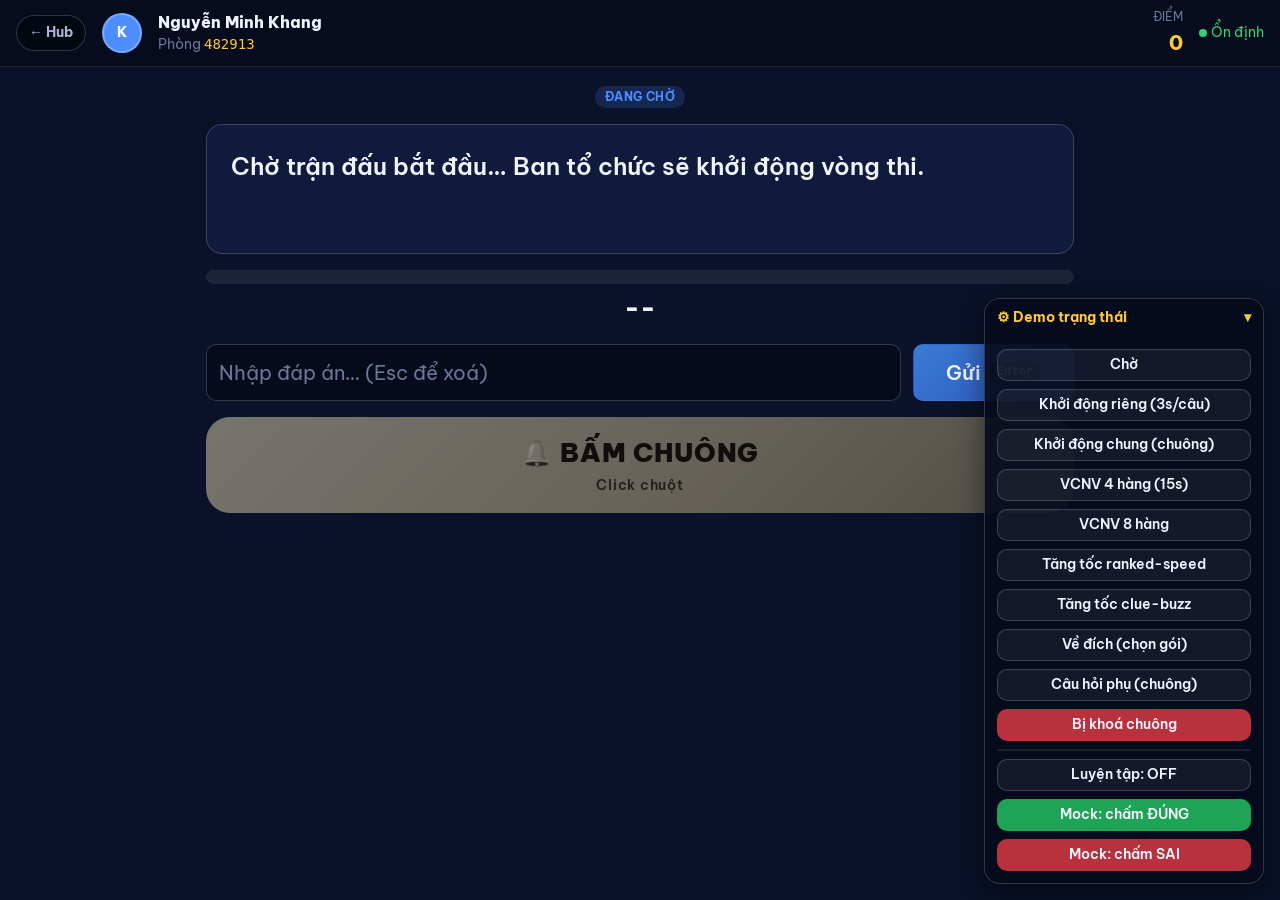
<file: public/contestant.html>
<!DOCTYPE html>
<html lang="vi">
<head>
<meta charset="UTF-8">
<meta name="viewport" content="width=device-width, initial-scale=1">
<title>Thí sinh — Olympia Demo</title>
<link rel="icon" href="data:image/svg+xml,<svg xmlns='http://www.w3.org/2000/svg' viewBox='0 0 100 100'><circle cx='50' cy='50' r='45' fill='%23f5b301'/><text x='50' y='68' font-size='55' font-weight='bold' text-anchor='middle' fill='%230a1128'>O</text></svg>">
<link rel="stylesheet" href="assets/tokens.css">
<link rel="stylesheet" href="assets/base.css">
<style>
  /* Màn thí sinh: TỐI GIẢN + PHẢN HỒI NHANH — không hiệu ứng nặng */
  body { display: flex; flex-direction: column; min-height: 100vh; background: var(--navy-900); }

  /* ---------- Header mỏng ---------- */
  .top {
    display: flex; align-items: center; gap: var(--sp-4);
    padding: var(--sp-2) var(--sp-4);
    background: var(--navy-950); border-bottom: var(--border-1);
    font-size: var(--fs-sm); flex-wrap: wrap;
  }
  .top__name { font-weight: 800; font-size: var(--fs-md); }
  .top__score { color: var(--gold); font-weight: 800; font-size: var(--fs-lg); font-variant-numeric: tabular-nums; }
  .conn { display: inline-flex; align-items: center; gap: var(--sp-1); color: var(--green); }
  .conn__dot { width: 8px; height: 8px; border-radius: var(--r-full); background: var(--green); }

  /* ---------- Vùng chính ---------- */
  .main { flex: 1; display: flex; flex-direction: column; gap: var(--sp-4); padding: var(--sp-4); max-width: 900px; width: 100%; margin: 0 auto; }
  .phase-label { text-align: center; }

  .question-box {
    background: var(--navy-800); border: var(--border-2); border-radius: var(--r-lg);
    padding: var(--sp-5); min-height: 130px;
    font-size: clamp(1.1rem, 2.6vw, 1.5rem); font-weight: 600; line-height: 1.45;
  }
  .question-box .media-ph {
    margin-top: var(--sp-3); padding: var(--sp-4); border: 1px dashed rgba(255,255,255,.25);
    border-radius: var(--r-md); color: var(--text-3); font-size: var(--fs-sm); text-align: center;
  }
  /* Reveal đáp án practice (spec v2 §13 — revealAnswerAfterJudge) */
  .answer-line {
    margin-top: var(--sp-3); padding: var(--sp-2) var(--sp-3);
    border: 1px dashed var(--gold-dim); border-radius: var(--r-md);
    color: var(--gold); font-weight: 700; font-size: var(--fs-md);
    animation: slide-up var(--dur-fast) var(--ease-out);
  }

  /* Timer bar to rõ */
  .timer { position: relative; height: var(--timer-h); border-radius: var(--r-full); background: rgba(255,255,255,.08); overflow: hidden; }
  .timer__fill {
    position: absolute; inset: 0; transform-origin: left;
    background: var(--grad-blue); border-radius: var(--r-full);
    /* width điều khiển bằng transform scaleX — GPU friendly */
  }
  .timer.is-urgent .timer__fill { background: var(--red); }
  .timer.is-urgent { animation: pulse-danger .55s ease-in-out infinite; }
  .timer__text { text-align: center; font-variant-numeric: tabular-nums; font-weight: 800; font-size: var(--fs-xl); margin-top: var(--sp-1); }
  .timer__text.is-urgent { color: var(--red); }

  /* Ô nhập đáp án */
  .answer-row { display: flex; gap: var(--sp-3); }
  .answer-row .input { font-size: var(--fs-lg); min-height: 56px; }

  /* Nút chuông LỚN */
  .bell {
    width: 100%; min-height: 96px;
    border: none; border-radius: var(--r-xl); cursor: pointer;
    background: var(--grad-gold); color: var(--text-on-gold);
    font-size: var(--fs-xl); font-weight: 900; letter-spacing: .03em;
    display: flex; flex-direction: column; align-items: center; justify-content: center; gap: 2px;
    transition: transform var(--dur-instant) var(--ease-out), filter var(--dur-instant);
    touch-action: manipulation;
  }
  .bell:active { transform: scale(.97); }
  .bell:disabled { filter: grayscale(.9) brightness(.55); cursor: not-allowed; }
  .bell.is-won { animation: flash-green var(--dur-slow) var(--ease-out); background: var(--green); color: #04240f; }
  .bell__hint { font-size: var(--fs-sm); font-weight: 600; opacity: .8; }

  /* VCNV: chọn hàng ngang (grid tự dãn theo số hàng 4/8) */
  .rows-pick { display: none; grid-template-columns: repeat(4, 1fr); gap: var(--sp-2); }
  .rows-pick .btn { flex-direction: column; min-height: 64px; gap: 0; }
  .rows-pick .btn.is-picked { background: var(--purple); border-color: transparent; }
  .rows-pick .btn.is-opened { opacity: .35; text-decoration: line-through; }

  /* Tăng tốc clue-buzz: dữ kiện mở dần */
  .clue-list { display: none; gap: var(--sp-2); }
  .clue-item {
    display: flex; gap: var(--sp-3); align-items: baseline;
    padding: var(--sp-2) var(--sp-3);
    background: rgba(255,159,67,.08); border: 1px solid rgba(255,159,67,.3);
    border-radius: var(--r-md); font-size: var(--fs-sm);
    animation: slide-up var(--dur-med) var(--ease-out);
  }
  .clue-item__pts { font-weight: 900; color: var(--orange); white-space: nowrap; }
  .clue-milestone {
    text-align: center; font-size: var(--fs-sm); color: var(--text-2); font-weight: 700;
  }
  .clue-milestone strong { color: var(--orange); font-size: var(--fs-lg); }

  /* Về đích: chọn gói */
  .pkg-pick { display: none; gap: var(--sp-3); }
  .pkg-pick .btn { flex: 1; min-height: 64px; font-size: var(--fs-lg); }
  .pkg-pick .btn.is-picked { background: var(--grad-gold); color: var(--text-on-gold); }
  .star-btn.is-active { background: var(--grad-gold); color: var(--text-on-gold); box-shadow: var(--shadow-gold); }

  /* Feedback tức thì */
  .main.judge-wrong { animation: shake-red 400ms var(--ease-out); }
  .flash-overlay {
    position: fixed; inset: 0; pointer-events: none; opacity: 0; z-index: 50;
    transition: opacity var(--dur-fast) var(--ease-out);
  }
  .flash-overlay.green { background: radial-gradient(circle at center, rgba(46,213,115,.35), transparent 70%); }
  .flash-overlay.red { background: radial-gradient(circle at center, rgba(255,71,87,.35), transparent 70%); }
  .flash-overlay.is-on { opacity: 1; }

  /* Trạng thái bị khoá chuông */
  body.is-locked-out .main { filter: grayscale(.6); }
  .locked-banner {
    display: none; text-align: center; padding: var(--sp-3);
    background: rgba(255,71,87,.15); border: 1px solid var(--red-dim);
    border-radius: var(--r-md); color: var(--red); font-weight: 700;
  }
  body.is-locked-out .locked-banner { display: block; }

  @media (max-width: 540px) {
    .answer-row { flex-direction: column; }
    .rows-pick { grid-template-columns: repeat(2, 1fr); }
  }
</style>
</head>
<body>
  <!-- Header mỏng: back, tên, phòng, điểm, kết nối -->
  <header class="top">
    <a class="nav-back" href="index.html" title="Quay lại (Esc) · Hub (H)">← Hub</a>
    <span class="avatar" id="avatar" style="background:#4d8dff">K</span>
    <div>
      <div class="top__name" id="cName">Nguyễn Minh Khang</div>
      <div class="text-dim">Phòng <span class="mono text-gold" id="roomCode">------</span></div>
    </div>
    <div class="grow"></div>
    <div style="text-align:right">
      <div class="text-dim" style="font-size:var(--fs-xs)">ĐIỂM</div>
      <div class="top__score" id="myScore">0</div>
    </div>
    <span class="conn" title="Trạng thái kết nối (mock)"><span class="conn__dot"></span> Ổn định</span>
  </header>

  <main class="main" id="main">
    <div class="phase-label"><span class="badge badge--blue" id="phaseBadge">ĐANG CHỜ</span></div>

    <div class="locked-banner" role="alert">🔒 Chuông của bạn đang bị khoá</div>

    <!-- Câu hỏi -->
    <section class="question-box" aria-live="polite">
      <div id="qText">Chờ trận đấu bắt đầu… Ban tổ chức sẽ khởi động vòng thi.</div>
      <div class="media-ph" id="qMedia" hidden>🖼 [Media placeholder — ảnh/video câu hỏi]</div>
      <!-- Đáp án chỉ hiện sau chấm khi match bật revealAnswerAfterJudge (practice, spec §13) -->
      <div class="answer-line" id="answerLine" hidden></div>
    </section>

    <!-- Timer -->
    <div>
      <div class="timer" id="timerBar" role="timer" aria-label="Thời gian còn lại">
        <div class="timer__fill" id="timerFill" style="transform:scaleX(0)"></div>
      </div>
      <div class="timer__text" id="timerText">--</div>
    </div>

    <!-- VCNV: chọn hàng ngang (nút sinh động theo số hàng 4/8) -->
    <section class="rows-pick" id="rowsPick" aria-label="Chọn hàng ngang"></section>

    <!-- Tăng tốc clue-buzz: dữ kiện mở dần + mốc điểm hiện tại -->
    <section class="clue-list" id="clueList" aria-label="Dữ kiện" aria-live="polite"></section>
    <div class="clue-milestone" id="clueMilestone" hidden>
      Bấm chuông bây giờ: <strong id="cluePts">+40</strong> điểm
    </div>

    <!-- Về đích: chọn gói + NSHV -->
    <section class="pkg-pick row" id="pkgPick" aria-label="Chọn gói điểm về đích">
      <button class="btn" data-pkg="20">Gói 20 điểm · 15s</button>
      <button class="btn" data-pkg="30">Gói 30 điểm · 20s</button>
      <button class="btn star-btn" id="starBtn" title="Ngôi sao hy vọng: đúng ×2, sai −giá trị">⭐ NSHV</button>
    </section>

    <!-- Ô nhập đáp án -->
    <div class="answer-row">
      <input class="input grow" id="answerInput" placeholder="Nhập đáp án… (Esc để xoá)" autocomplete="off">
      <button class="btn btn--primary btn--lg" id="submitBtn">Gửi <span class="kbd">Enter</span></button>
    </div>

    <!-- Nút chuông LỚN — CHỈ nhận click chuột (không hotkey, tránh bấm nhầm khi gõ đáp án) -->
    <button class="bell" id="bellBtn">
      <span>🔔 BẤM CHUÔNG</span>
      <span class="bell__hint">Click chuột</span>
    </button>
  </main>

  <!-- Flash phản hồi toàn màn -->
  <div class="flash-overlay green" id="flashGreen"></div>
  <div class="flash-overlay red" id="flashRed"></div>

  <!-- Panel demo: chuyển trạng thái -->
  <aside class="demo-panel" id="demoPanel">
    <div class="demo-panel__head" id="demoToggle">⚙ Demo trạng thái <span>▾</span></div>
    <div class="demo-panel__body">
      <button class="btn btn--sm" data-state="CHO">Chờ</button>
      <button class="btn btn--sm" data-state="KD_RIENG">Khởi động riêng (3s/câu)</button>
      <button class="btn btn--sm" data-state="KD_CHUNG">Khởi động chung (chuông)</button>
      <button class="btn btn--sm" data-state="VCNV">VCNV 4 hàng (15s)</button>
      <button class="btn btn--sm" data-state="VCNV8">VCNV 8 hàng</button>
      <button class="btn btn--sm" data-state="TANG_TOC">Tăng tốc ranked-speed</button>
      <button class="btn btn--sm" data-state="TT_CLUE">Tăng tốc clue-buzz</button>
      <button class="btn btn--sm" data-state="VE_DICH">Về đích (chọn gói)</button>
      <button class="btn btn--sm" data-state="CAU_PHU">Câu hỏi phụ (chuông)</button>
      <button class="btn btn--sm btn--danger" data-state="LOCKED">Bị khoá chuông</button>
      <hr style="border-color:rgba(255,255,255,.1)">
      <button class="btn btn--sm" id="demoPractice">Luyện tập: OFF</button>
      <button class="btn btn--sm btn--success" id="demoCorrect">Mock: chấm ĐÚNG</button>
      <button class="btn btn--sm btn--danger" id="demoWrong">Mock: chấm SAI</button>
    </div>
  </aside>

<script src="assets/mock-data.js"></script>
<script src="assets/engine.js"></script>
<script src="assets/ui.js"></script>
<script>
(function () {
  "use strict";
  var E = window.Engine, M = window.MOCK, UI = window.UI;
  var me = M.contestants[0]; // demo: đóng vai thí sinh 1
  var $ = function (id) { return document.getElementById(id); };

  /* ---------- Init header ---------- */
  $("cName").textContent = me.name;
  $("avatar").textContent = me.name.trim().split(" ").pop()[0];
  $("avatar").style.background = me.color;
  $("roomCode").textContent = M.roomCode;

  /* ---------- Timer UI ---------- */
  E.on("timer:tick", function (t) {
    var ratio = t.total ? t.remaining / t.total : 0;
    $("timerFill").style.transform = "scaleX(" + ratio + ")";
    $("timerText").textContent = Math.ceil(t.remaining) + "s";
    var urgent = t.remaining <= 5 && t.remaining > 0; // pulse 5s cuối
    $("timerBar").classList.toggle("is-urgent", urgent);
    $("timerText").classList.toggle("is-urgent", urgent);
  });
  E.on("timer:end", function () {
    $("timerText").textContent = "HẾT GIỜ";
    $("timerBar").classList.remove("is-urgent");
  });

  /* ---------- Điểm ---------- */
  E.on("score:change", function (d) {
    if (d.cid !== me.id) return;
    $("myScore").textContent = E.state.scores[me.id];
    flash(d.delta >= 0 ? "flashGreen" : "flashRed");
    if (d.delta < 0) $("main").classList.add("judge-wrong");
    setTimeout(function () { $("main").classList.remove("judge-wrong"); }, 450);
  });

  function flash(id) {
    var el = $(id);
    el.classList.add("is-on");
    setTimeout(function () { el.classList.remove("is-on"); }, 320);
  }

  /* ---------- Chuông ---------- */
  E.on("buzz:won", function (d) {
    if (d.cid !== me.id) return;
    $("bellBtn").classList.add("is-won"); // flash xanh khi giành chuông
    flash("flashGreen");
    setTimeout(function () { $("bellBtn").classList.remove("is-won"); }, 800);
  });
  E.on("buzz:rejected", function (d) {
    if (d.cid !== me.id) return;
    $("bellBtn").classList.add("anim-shake-red");
    setTimeout(function () { $("bellBtn").classList.remove("anim-shake-red"); }, 450);
  });

  function doBuzz() {
    if ($("bellBtn").disabled) return;
    E.buzz(me.id);
  }
  $("bellBtn").addEventListener("click", doBuzz);

  /* ---------- Gửi đáp án: KHÔNG chặn gửi lại — server tính BẢN CUỐI CÙNG
     trước timeout (server time là source of truth duy nhất) ---------- */
  function submitAnswer() {
    var v = $("answerInput").value.trim();
    if (!v) { UI.toast("Chưa nhập đáp án", "error"); return; }
    E.log(me.name + ' gửi đáp án: "' + v + '"');
    var isTangToc = (state === "TANG_TOC" || state === "TT_CLUE");
    UI.mockAsync({
      btn: $("submitBtn"),
      loading: "Đang gửi đáp án…",
      success: isTangToc
        ? "Đã ghi nhận: “" + v + "” — sửa và gửi lại được, tính bản CUỐI trước khi hết giờ"
        : "Đã gửi: “" + v + "”"
    }).then(function () {
      if (!isTangToc) $("answerInput").value = ""; // tăng tốc: giữ input để sửa/gửi lại
      $("submitBtn").classList.add("anim-flash-green");
      setTimeout(function () { $("submitBtn").classList.remove("anim-flash-green"); }, 700);
    });
  }
  $("submitBtn").addEventListener("click", submitAnswer);

  /* ---------- VCNV chọn hàng (nút sinh động theo bộ 4/8 hàng) ---------- */
  var vcnvSet = M.questions.vcnv; // bộ đang active
  function buildRowButtons(set) {
    vcnvSet = set;
    var wrap = $("rowsPick");
    wrap.innerHTML = "";
    wrap.style.gridTemplateColumns = "repeat(" + Math.min(4, set.rows.length) + ", 1fr)";
    set.rows.forEach(function (row, i) {
      var b = document.createElement("button");
      b.className = "btn";
      b.dataset.row = i + 1;
      b.innerHTML = "Hàng " + (i + 1) + ' <span class="kbd">' + (i + 1) + "</span>";
      b.addEventListener("click", function () { pickRow(i + 1); });
      wrap.appendChild(b);
    });
  }
  function pickRow(n) {
    var row = vcnvSet.rows[n - 1];
    if (!row) return;
    document.querySelectorAll("#rowsPick [data-row]").forEach(function (b) {
      b.classList.toggle("is-picked", b.dataset.row === String(n));
    });
    setQuestion("Hàng ngang " + n + " (" + row.answer.replace(/ /g, "").length + " chữ cái): " + row.text, false, row.answer);
    E.startTimer(E.RULES.VCNV.rowTime);
  }

  /* ---------- Tăng tốc clue-buzz: dữ kiện mở dần + mốc điểm ---------- */
  var clueTimer = null, clueRevealed = 0;
  var clueQ = M.questions.tangTocClue[0];
  function startClueBuzz() {
    stopClueBuzz();
    clueRevealed = 0;
    $("clueList").innerHTML = "";
    $("clueList").style.display = "grid";
    $("clueMilestone").hidden = false;
    revealClue(); // dữ kiện 1 ngay
    clueTimer = setInterval(revealClue, 4000); // demo rút gọn 4s/dữ kiện
  }
  function revealClue() {
    if (clueRevealed >= clueQ.clues.length) { clearInterval(clueTimer); return; }
    var i = clueRevealed++;
    var el = document.createElement("div");
    el.className = "clue-item";
    var pts = document.createElement("span");
    pts.className = "clue-item__pts"; pts.textContent = "+" + clueQ.cluePoints[i];
    var tx = document.createElement("span");
    tx.textContent = "Dữ kiện " + (i + 1) + ": " + clueQ.clues[i];
    el.appendChild(pts); el.appendChild(tx);
    $("clueList").appendChild(el);
    $("cluePts").textContent = "+" + clueQ.cluePoints[i];
  }
  function stopClueBuzz() {
    clearInterval(clueTimer);
    $("clueList").style.display = "none";
    $("clueMilestone").hidden = true;
  }

  /* ---------- Về đích: chọn gói + NSHV ---------- */
  document.querySelectorAll("#pkgPick [data-pkg]").forEach(function (btn) {
    btn.addEventListener("click", function () {
      document.querySelectorAll("#pkgPick [data-pkg]").forEach(function (b) {
        b.classList.toggle("is-picked", b === btn);
      });
      var v = +btn.dataset.pkg;
      var q = M.questions.veDich[v][0];
      setQuestion("[Gói " + v + " điểm] " + q.text, false, q.answer);
      E.startTimer(E.RULES.VE_DICH.timeMap[v]);
    });
  });
  $("starBtn").addEventListener("click", function () {
    this.classList.toggle("is-active");
  });

  /* ---------- Hotkeys (Esc ngoài ô nhập = back, xử lý ở ui.js) ---------- */
  document.addEventListener("keydown", function (e) {
    if (e.target === $("answerInput")) {
      if (e.key === "Enter") { e.preventDefault(); submitAnswer(); }
      if (e.key === "Escape") { $("answerInput").value = ""; }
      return;
    }
    // Chuông CHỈ nhận click chuột (yêu cầu chủ dự án) — không gán hotkey
    if (e.key === "Enter") { e.preventDefault(); submitAnswer(); }
    else if (/^[1-8]$/.test(e.key) && (state === "VCNV" || state === "VCNV8")) pickRow(+e.key);
  });

  /* ---------- State machine trạng thái màn hình ---------- */
  var state = "CHO";
  var currentAnswer = ""; // đáp án mock của câu đang hiện — dùng cho reveal practice
  function setQuestion(text, media, answer) {
    $("qText").textContent = text;
    $("qMedia").hidden = !media;
    currentAnswer = answer || "";
    $("answerLine").hidden = true; // câu mới → ẩn đáp án cũ
  }
  function apply(s) {
    state = s;
    document.body.classList.toggle("is-locked-out", s === "LOCKED");
    var isVcnv = (s === "VCNV" || s === "VCNV8");
    if (isVcnv) buildRowButtons(s === "VCNV8" ? M.questions.vcnv8 : M.questions.vcnv);
    $("rowsPick").style.display = isVcnv ? "grid" : "none";
    $("pkgPick").style.display = s === "VE_DICH" ? "flex" : "none";
    /* clue-buzz: chuông MỞ (khác ranked-speed) */
    $("bellBtn").disabled = (s === "KD_RIENG" || s === "TANG_TOC" || s === "LOCKED" || s === "CHO");
    if (s === "TT_CLUE") startClueBuzz(); else stopClueBuzz();
    E.stopTimer();
    var badge = $("phaseBadge");
    /* cfg[5] = đáp án mock của câu hiện tại (reveal practice) */
    var cfg = {
      CHO:      ["ĐANG CHỜ", "badge--blue", "Chờ trận đấu bắt đầu… Ban tổ chức sẽ khởi động vòng thi.", null, 0, null],
      KD_RIENG: ["KHỞI ĐỘNG — LƯỢT RIÊNG · +10", "badge--blue", M.questions.khoiDongRieng.c1[0].text, null, E.RULES.KHOI_DONG.riengTime, M.questions.khoiDongRieng.c1[0].answer],
      KD_CHUNG: ["KHỞI ĐỘNG — LƯỢT CHUNG · +10/−5", "badge--gold", M.questions.khoiDongChung[0].text, null, E.RULES.KHOI_DONG.chungTime, M.questions.khoiDongChung[0].answer],
      VCNV:     ["VƯỢT CHƯỚNG NGẠI VẬT · +10/hàng", "badge--purple", "Chọn hàng ngang (phím 1–4). Bấm chuông bất kỳ lúc nào để giải CNV!", null, 0, null],
      VCNV8:    ["VƯỢT CNV · 8 HÀNG NGANG", "badge--purple", "Biến thể 8 hàng ngang (phím 1–8). Bấm chuông bất kỳ lúc nào để giải CNV!", null, 0, null],
      TANG_TOC: ["TĂNG TỐC · RANKED-SPEED 40/30/20/10", "badge--orange", M.questions.tangToc[0].text, true, M.questions.tangToc[0].time, M.questions.tangToc[0].answer],
      TT_CLUE:  ["TĂNG TỐC · CLUE-BUZZ 40/30/20/10", "badge--orange", "Dữ kiện mở dần — bấm chuông bất kỳ lúc nào. Mốc càng sớm điểm càng cao!", null, 0, clueQ.answer],
      VE_DICH:  ["VỀ ĐÍCH · gói 20/30", "badge--green", "Chọn gói điểm cho câu hỏi của bạn.", null, 0, null],
      CAU_PHU:  ["CÂU HỎI PHỤ · 15s", "badge--gold", M.questions.tieBreak[0].text, null, E.RULES.TIE_BREAK.time, M.questions.tieBreak[0].answer],
      LOCKED:   ["CHUÔNG BỊ KHOÁ", "badge--red", "Bạn tạm thời không thể bấm chuông (sai CNV hoặc theo luật).", null, 0, null]
    }[s];
    badge.textContent = cfg[0];
    badge.className = "badge " + cfg[1];
    setQuestion(cfg[2], cfg[3], cfg[5]);
    if (cfg[4] > 0) E.startTimer(cfg[4]);
    else { $("timerFill").style.transform = "scaleX(0)"; $("timerText").textContent = "--"; }
    E.clearBuzz();
    E.lockContestant(me.id, s === "LOCKED");
  }

  /* ---------- Demo panel ---------- */
  $("demoToggle").addEventListener("click", function () {
    $("demoPanel").classList.toggle("is-collapsed");
  });
  document.querySelectorAll("#demoPanel [data-state]").forEach(function (btn) {
    btn.addEventListener("click", function () { apply(btn.dataset.state); });
  });
  /* Reveal đáp án sau chấm — CHỈ khi match bật revealAnswerAfterJudge (practice ON, spec §13) */
  var practiceOn = false;
  function revealAnswer() {
    if (!practiceOn || !currentAnswer) return;
    $("answerLine").textContent = "✓ Đáp án: " + currentAnswer;
    $("answerLine").hidden = false;
  }
  $("demoPractice").addEventListener("click", function () {
    practiceOn = !practiceOn;
    this.textContent = "Luyện tập: " + (practiceOn ? "ON" : "OFF");
    this.classList.toggle("btn--gold", practiceOn);
    if (!practiceOn) $("answerLine").hidden = true; // OFF: không bao giờ hiện
    UI.toast("Chế độ luyện tập " + (practiceOn ? "BẬT — hiện đáp án sau chấm" : "TẮT"), "success");
  });
  $("demoCorrect").addEventListener("click", function () { E.addScore(me.id, 10, "demo chấm đúng"); revealAnswer(); });
  $("demoWrong").addEventListener("click", function () { E.addScore(me.id, -5, "demo chấm sai"); revealAnswer(); });

  /* ---------- Deep-link: ?round=khoidong|vcnv|tangtoc|vedich|cauphu (&format=clue) ---------- */
  var ROUND_STATE = {
    khoidong: "KD_CHUNG", vcnv: "VCNV", tangtoc: "TANG_TOC",
    vedich: "VE_DICH", cauphu: "CAU_PHU"
  };
  var rq = UI.param("round");
  var initial = ROUND_STATE[rq] || "CHO";
  if (rq === "tangtoc" && UI.param("format") === "clue") initial = "TT_CLUE";
  apply(initial);
})();
</script>
</body>
</html>
</file>
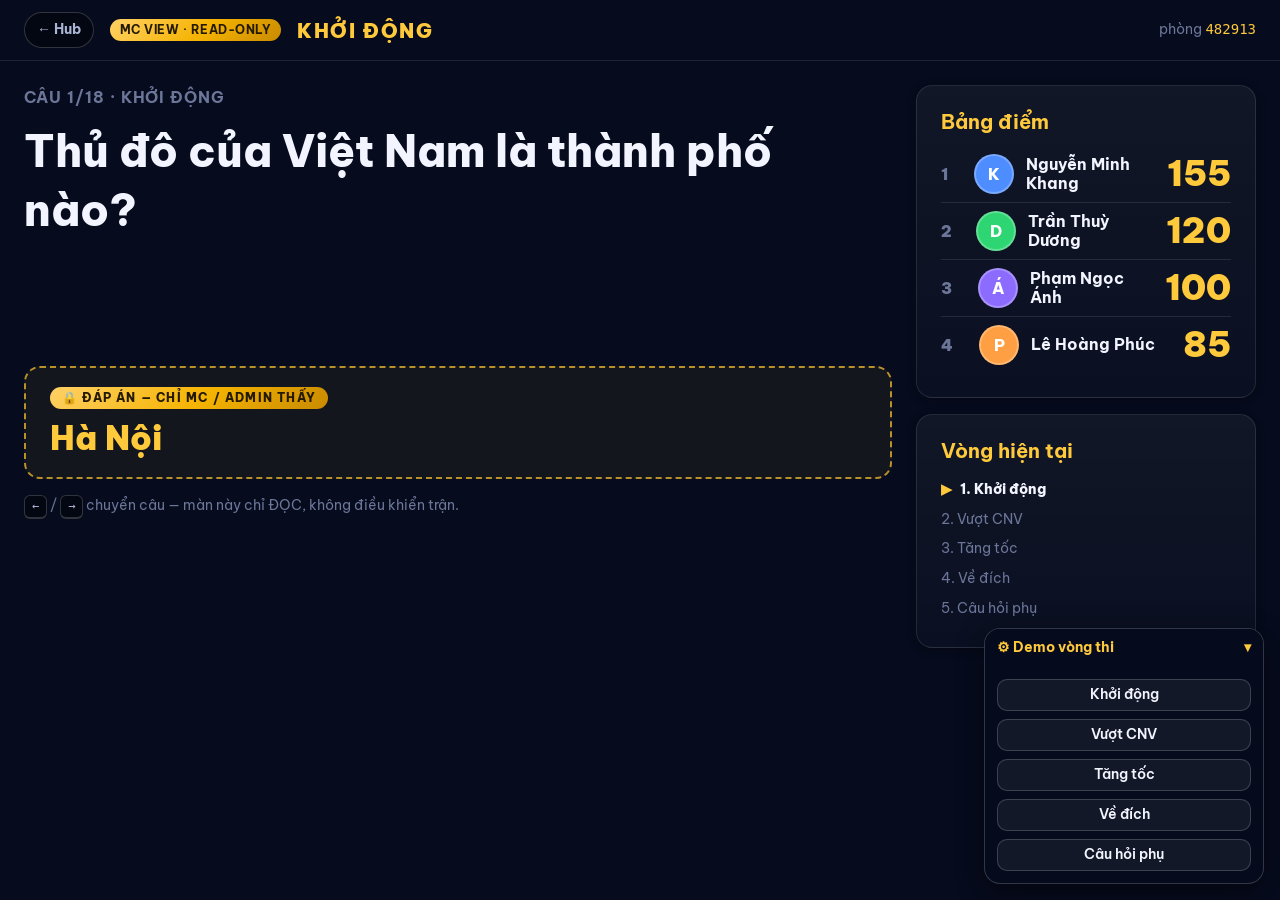
<file: public/mc.html>
<!DOCTYPE html>
<html lang="vi">
<head>
<meta charset="UTF-8">
<meta name="viewport" content="width=device-width, initial-scale=1">
<title>MC — Olympia Demo</title>
<link rel="icon" href="data:image/svg+xml,<svg xmlns='http://www.w3.org/2000/svg' viewBox='0 0 100 100'><circle cx='50' cy='50' r='45' fill='%23f5b301'/><text x='50' y='68' font-size='55' font-weight='bold' text-anchor='middle' fill='%230a1128'>O</text></svg>">
<link rel="stylesheet" href="assets/tokens.css">
<link rel="stylesheet" href="assets/base.css">
<style>
  /* ============================================================
     MC view (spec v2 §11): READ-ONLY, chữ RẤT TO đọc từ xa.
     Nền tối giản phẳng — không hiệu ứng sân khấu gây phân tán.
     Layout gọn 1 viewport 1440×900, ưu tiên: câu hỏi > đáp án > điểm.
     ============================================================ */
  body { background: var(--navy-950); display: flex; flex-direction: column; min-height: 100vh; }

  .top {
    display: flex; align-items: center; gap: var(--sp-4);
    padding: var(--sp-3) var(--sp-5); border-bottom: var(--border-1);
    flex-wrap: wrap;
  }
  .top__round { font-weight: 900; letter-spacing: .08em; color: var(--gold); font-size: var(--fs-lg); }

  .main {
    flex: 1; display: grid; grid-template-columns: 1fr 340px; gap: var(--sp-5);
    padding: var(--sp-5); max-width: 1500px; width: 100%; margin: 0 auto;
    align-content: start;
  }
  @media (max-width: 900px) { .main { grid-template-columns: 1fr; } }

  /* Câu hỏi: chữ RẤT to */
  .q-meta { color: var(--text-3); font-weight: 700; letter-spacing: .06em; margin-bottom: var(--sp-3); }
  .q-big {
    font-size: clamp(1.8rem, 3.4vw, 3rem); font-weight: 800; line-height: 1.35;
    min-height: 220px;
  }
  /* Khung đáp án — đánh dấu rõ "chỉ MC/admin thấy" */
  .answer-frame {
    margin-top: var(--sp-5); padding: var(--sp-4) var(--sp-5);
    border: 2px dashed var(--gold-dim); border-radius: var(--r-lg);
    background: rgba(255,201,60,.06);
  }
  .answer-frame__tag {
    display: inline-block; font-size: var(--fs-xs); font-weight: 800;
    letter-spacing: .1em; color: var(--text-on-gold);
    background: var(--grad-gold); border-radius: var(--r-full);
    padding: 2px 12px; margin-bottom: var(--sp-2);
  }
  .answer-frame__text {
    font-size: clamp(1.5rem, 2.6vw, 2.4rem); font-weight: 900; color: var(--gold);
    line-height: 1.3;
  }

  /* Cột phải: tóm tắt điểm + vị trí vòng */
  .side { display: grid; gap: var(--sp-4); align-content: start; }
  .mc-score { display: flex; align-items: center; gap: var(--sp-3); padding: var(--sp-2) 0; border-bottom: var(--border-1); }
  .mc-score:last-child { border-bottom: none; }
  .mc-score__rank { width: 26px; font-weight: 900; color: var(--text-3); }
  .mc-score__name { font-weight: 700; font-size: var(--fs-md); line-height: 1.2; }
  .mc-score__pts {
    margin-left: auto; font-size: var(--fs-2xl); font-weight: 900; color: var(--gold);
    font-variant-numeric: tabular-nums; line-height: 1;
  }
  .mc-round { display: flex; align-items: center; gap: var(--sp-2); padding: var(--sp-1) 0; color: var(--text-3); font-size: var(--fs-sm); }
  .mc-round.is-now { color: var(--text-1); font-weight: 800; }
  .mc-round.is-now::before { content: "▶"; color: var(--gold); }
</style>
</head>
<body>
  <header class="top">
    <a class="nav-back" href="index.html" title="Quay lại (Esc) · Hub (H)">← Hub</a>
    <span class="badge badge--gold">MC VIEW · READ-ONLY</span>
    <span class="top__round" id="roundLabel">KHỞI ĐỘNG</span>
    <div class="grow"></div>
    <span class="text-dim" style="font-size:var(--fs-sm)">phòng <span class="mono text-gold" id="roomCode"></span></span>
  </header>

  <main class="main">
    <!-- Trái: câu hỏi to + đáp án (khung riêng) -->
    <section aria-live="polite">
      <div class="q-meta" id="qMeta">CÂU 1/12</div>
      <div class="q-big" id="qText">—</div>
      <div class="answer-frame">
        <span class="answer-frame__tag">🔒 ĐÁP ÁN — CHỈ MC / ADMIN THẤY</span>
        <div class="answer-frame__text" id="qAnswer">—</div>
      </div>
      <p class="text-dim" style="margin-top:var(--sp-4);font-size:var(--fs-sm)">
        <span class="kbd">←</span> / <span class="kbd">→</span> chuyển câu — màn này chỉ ĐỌC, không điều khiển trận.
      </p>
    </section>

    <!-- Phải: tóm tắt bảng điểm + vị trí vòng trong playlist -->
    <aside class="side">
      <section class="card">
        <h2 class="card__title">Bảng điểm</h2>
        <div id="mcScores"></div>
      </section>
      <section class="card">
        <h2 class="card__title">Vòng hiện tại</h2>
        <div id="mcRounds"></div>
      </section>
    </aside>
  </main>

  <!-- Panel demo: chọn vòng để xem câu tương ứng -->
  <aside class="demo-panel" id="demoPanel">
    <div class="demo-panel__head" id="demoToggle">⚙ Demo vòng thi <span>▾</span></div>
    <div class="demo-panel__body" id="demoRounds"></div>
  </aside>

<script src="assets/mock-data.js"></script>
<script src="assets/engine.js"></script>
<script src="assets/ui.js"></script>
<script>
(function () {
  "use strict";
  var M = window.MOCK, UI = window.UI;
  var $ = function (id) { return document.getElementById(id); };
  $("roomCode").textContent = M.roomCode;

  /* ---------- Điểm demo (mock — bản thật sync realtime) ---------- */
  var demoScores = { c1: 155, c2: 120, c3: 85, c4: 100 };
  function renderScores() {
    var w = $("mcScores"); w.innerHTML = "";
    M.contestants.slice()
      .sort(function (a, b) { return demoScores[b.id] - demoScores[a.id]; })
      .forEach(function (c, i) {
        var el = document.createElement("div");
        el.className = "mc-score";
        var rank = document.createElement("span"); rank.className = "mc-score__rank"; rank.textContent = i + 1;
        var av = document.createElement("span");
        av.className = "avatar"; av.style.background = c.color;
        av.textContent = c.name.trim().split(" ").pop()[0];
        var nm = document.createElement("span"); nm.className = "mc-score__name"; nm.textContent = c.name;
        var pts = document.createElement("span"); pts.className = "mc-score__pts"; pts.textContent = demoScores[c.id];
        el.appendChild(rank); el.appendChild(av); el.appendChild(nm); el.appendChild(pts);
        w.appendChild(el);
      });
  }

  /* ---------- Vòng thi từ playlist (không cứng 5 bước) ---------- */
  var activeRound = 0, qIndex = 0;
  function poolForRound() {
    var q = M.questions;
    switch (M.playlist[activeRound].type) {
      case "KHOI_DONG": return q.khoiDongRieng.c1.concat(q.khoiDongChung);
      case "VCNV": return q.vcnv.rows;
      case "TANG_TOC": return q.tangToc;
      case "VE_DICH": return q.veDich[20].concat(q.veDich[30]);
      default: return q.tieBreak;
    }
  }
  function renderRounds() {
    var w = $("mcRounds"); w.innerHTML = "";
    M.playlist.forEach(function (r, i) {
      var el = document.createElement("div");
      el.className = "mc-round" + (i === activeRound ? " is-now" : "");
      el.textContent = " " + (i + 1) + ". " + r.label;
      w.appendChild(el);
    });
    $("roundLabel").textContent = M.playlist[activeRound].label.toUpperCase();
  }
  function renderQuestion() {
    var pool = poolForRound();
    qIndex = Math.max(0, Math.min(qIndex, pool.length - 1));
    var item = pool[qIndex];
    $("qMeta").textContent = "CÂU " + (qIndex + 1) + "/" + pool.length + " · " + M.playlist[activeRound].label.toUpperCase();
    $("qText").textContent = item.text;
    $("qAnswer").textContent = item.answer;
  }

  /* ---------- Panel demo: chọn vòng ---------- */
  M.playlist.forEach(function (r, i) {
    var b = document.createElement("button");
    b.className = "btn btn--sm"; b.textContent = r.label;
    b.addEventListener("click", function () {
      activeRound = i; qIndex = 0;
      renderRounds(); renderQuestion();
    });
    $("demoRounds").appendChild(b);
  });
  $("demoToggle").addEventListener("click", function () {
    $("demoPanel").classList.toggle("is-collapsed");
  });

  /* ---------- Hotkeys: ←/→ chuyển câu ---------- */
  document.addEventListener("keydown", function (e) {
    if (e.key === "ArrowLeft") { qIndex--; renderQuestion(); }
    else if (e.key === "ArrowRight") { qIndex++; renderQuestion(); }
  });

  /* ---------- Deep-link ?round=… ---------- */
  var ROUND_TYPE = { khoidong: "KHOI_DONG", vcnv: "VCNV", tangtoc: "TANG_TOC", vedich: "VE_DICH", cauphu: "TIE_BREAK" };
  var rq = ROUND_TYPE[UI.param("round")];
  if (rq) {
    var ri = M.playlist.findIndex(function (r) { return r.type === rq; });
    if (ri >= 0) activeRound = ri;
  }

  renderScores(); renderRounds(); renderQuestion();
})();
</script>
</body>
</html>
</file>
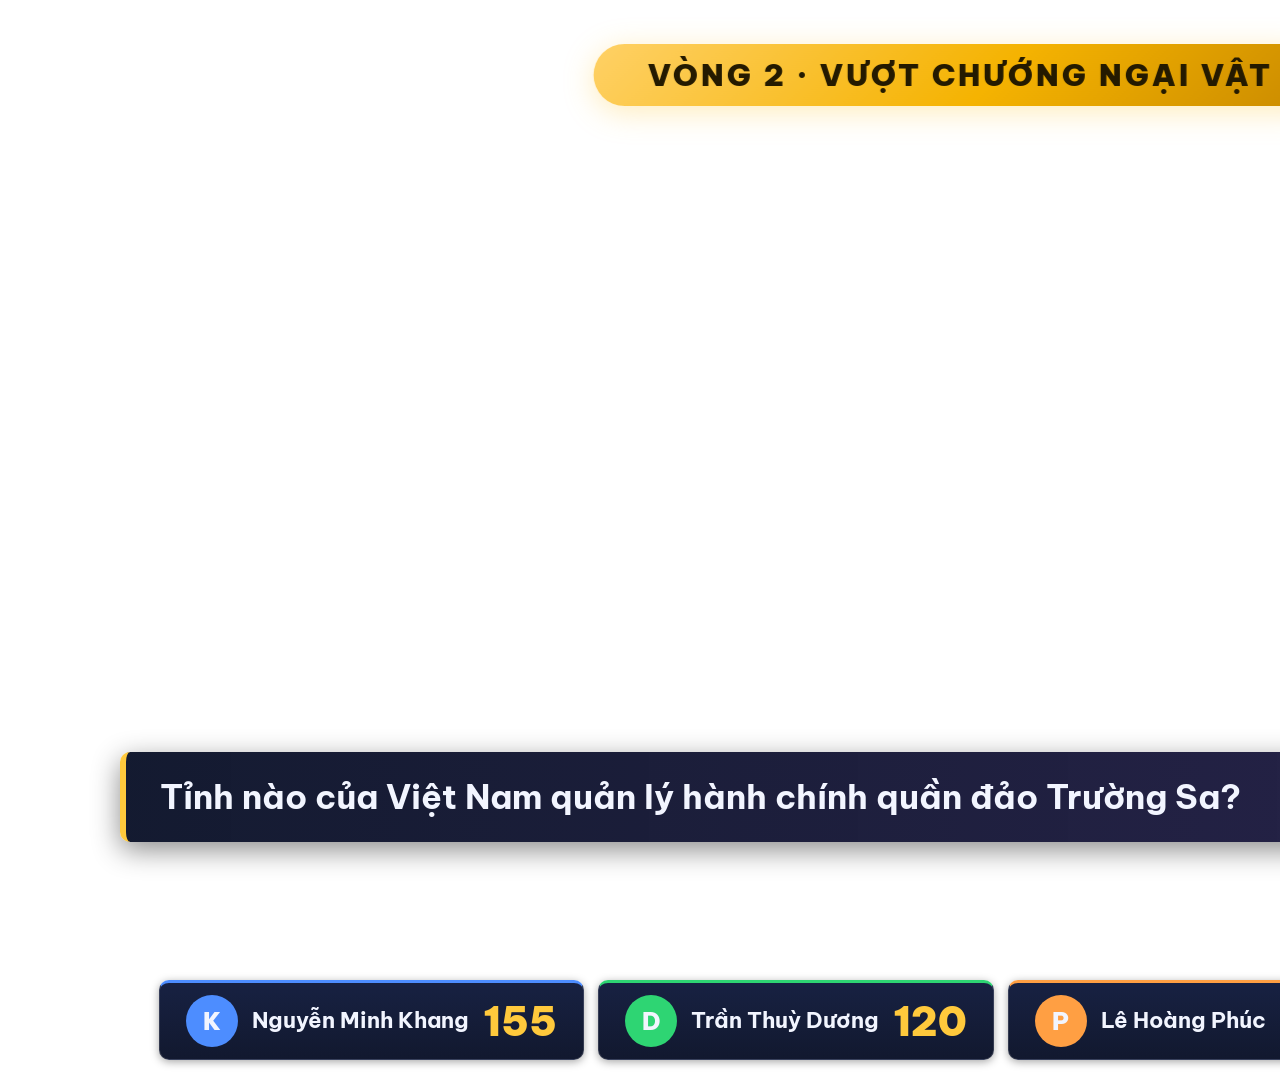
<file: public/overlay.html>
<!DOCTYPE html>
<html lang="vi">
<head>
<meta charset="UTF-8">
<title>OBS Overlay 1920×1080 — Olympia Demo</title>
<link rel="icon" href="data:image/svg+xml,<svg xmlns='http://www.w3.org/2000/svg' viewBox='0 0 100 100'><circle cx='50' cy='50' r='45' fill='%23f5b301'/><text x='50' y='68' font-size='55' font-weight='bold' text-anchor='middle' fill='%230a1128'>O</text></svg>">
<link rel="stylesheet" href="assets/tokens.css">
<style>
  /* ============================================================
     OBS Browser Source 1920×1080 — nền TRONG SUỐT.
     Animation CHỈ dùng transform/opacity (GPU-friendly).
     Mở ngoài OBS: thêm ?bg=checker để thấy nền caro.
     ============================================================ */
  * { box-sizing: border-box; margin: 0; padding: 0; }
  html, body { width: 1920px; height: 1080px; overflow: hidden; }
  body {
    background: transparent;
    font-family: var(--font-sans); color: var(--text-1);
    position: relative;
  }
  body.checker {
    background:
      repeating-conic-gradient(#2a2a34 0% 25%, #1c1c24 0% 50%) 0 0 / 40px 40px;
  }

  /* Mọi phần tử overlay: ẩn/hiện bằng transform/opacity */
  .ov { position: absolute; transition: opacity var(--dur-med) var(--ease-out), transform var(--dur-med) var(--ease-out); will-change: transform, opacity; }
  .ov.is-hidden { opacity: 0; pointer-events: none; }

  /* ---------- 1. Lower-third: câu hỏi + đáp án ---------- */
  .lower-third { left: 120px; right: 120px; bottom: 170px; }
  .lower-third.is-hidden { transform: translateY(40px); }
  .lt-q {
    background: linear-gradient(90deg, rgba(10,17,40,.96), rgba(26,20,64,.93));
    border-left: 6px solid var(--gold);
    border-radius: var(--r-md);
    padding: 22px 34px; font-size: 34px; font-weight: 700; line-height: 1.35;
    box-shadow: var(--shadow-2);
  }
  .lt-a {
    display: inline-block; margin-top: 10px;
    background: var(--grad-gold); color: var(--text-on-gold);
    border-radius: var(--r-md);
    padding: 10px 26px; font-size: 30px; font-weight: 900;
    transform-origin: left center;
  }
  .lt-a.is-hidden-a { opacity: 0; transform: scaleX(.6); }
  .lt-a { transition: opacity var(--dur-med) var(--ease-spring), transform var(--dur-med) var(--ease-spring); }

  /* ---------- 2. Timer ring góc phải trên ---------- */
  .timer-ring { top: 48px; right: 64px; width: 170px; height: 170px; }
  .timer-ring.is-hidden { transform: scale(.7); }
  .timer-ring svg { transform: rotate(-90deg); }
  .timer-ring circle { fill: rgba(10,17,40,.85); stroke-width: 12; }
  .timer-ring .bg { stroke: rgba(255,255,255,.15); }
  .timer-ring .fg { stroke: var(--gold); stroke-linecap: round; }
  .timer-ring__num {
    position: absolute; inset: 0; display: flex; align-items: center; justify-content: center;
    font-size: 56px; font-weight: 900; font-variant-numeric: tabular-nums;
    text-shadow: 0 2px 10px rgba(0,0,0,.6);
  }

  /* ---------- 3. Score strip cạnh dưới ---------- */
  .score-strip {
    left: 0; right: 0; bottom: 0; display: flex; justify-content: center; gap: 14px;
    padding: 16px 0 20px;
  }
  .score-strip.is-hidden { transform: translateY(110%); }
  .ss-item {
    display: flex; align-items: center; gap: 14px;
    background: linear-gradient(180deg, rgba(16,26,60,.97), rgba(10,17,40,.97));
    border: 1px solid rgba(255,255,255,.14); border-top: 3px solid var(--c, var(--blue));
    border-radius: var(--r-md);
    padding: 12px 26px; min-width: 330px;
    box-shadow: var(--shadow-1);
  }
  .ss-item .av {
    width: 52px; height: 52px; border-radius: 50%; background: var(--c, var(--blue));
    display: flex; align-items: center; justify-content: center; font-weight: 900; font-size: 24px;
  }
  .ss-item .nm { font-size: 22px; font-weight: 700; line-height: 1.15; }
  .ss-item .sc { margin-left: auto; font-size: 40px; font-weight: 900; color: var(--gold); font-variant-numeric: tabular-nums; }

  /* ---------- 4. Banner vòng thi (trên giữa) ---------- */
  .round-banner { top: 44px; left: 50%; transform: translateX(-50%); }
  .round-banner.is-hidden { transform: translateX(-50%) translateY(-140%); }
  .rb-inner {
    background: var(--grad-gold); color: var(--text-on-gold);
    padding: 12px 54px; border-radius: 999px;
    font-size: 30px; font-weight: 900; letter-spacing: .1em;
    box-shadow: 0 6px 30px rgba(255,201,60,.35);
  }

  /* ---------- 5. Badge NGÔI SAO HY VỌNG ---------- */
  .star-badge { top: 250px; right: 64px; }
  .star-badge.is-hidden { transform: scale(.5) rotate(-20deg); }
  .sb-inner {
    display: flex; align-items: center; gap: 12px;
    background: rgba(10,17,40,.95); border: 2px solid var(--gold);
    border-radius: var(--r-md); padding: 14px 26px;
    font-size: 26px; font-weight: 900; color: var(--gold); letter-spacing: .06em;
    box-shadow: 0 0 30px rgba(255,201,60,.4);
  }
  .sb-inner .star { font-size: 34px; display: inline-block; animation: star-pulse 1.4s var(--ease-in-out) infinite; }
  @keyframes star-pulse { 0%,100% { transform: scale(1); } 50% { transform: scale(1.25) rotate(12deg); } }

  /* ---------- 6. Buzz alert (giữa màn) ---------- */
  .buzz-alert { top: 46%; left: 50%; transform: translate(-50%, -50%); }
  .buzz-alert.is-hidden { transform: translate(-50%, -50%) scale(.6); }
  .ba-inner {
    background: rgba(10,17,40,.96); border: 3px solid var(--green);
    border-radius: var(--r-lg); padding: 26px 60px; text-align: center;
    font-size: 44px; font-weight: 900; color: var(--green);
    box-shadow: 0 0 50px rgba(46,213,115,.45);
  }
  .ba-inner small { display: block; font-size: 22px; color: var(--text-2); font-weight: 600; }

  /* ---------- Bảng trợ giúp phím (chỉ hiện ngoài OBS với ?bg=checker) ---------- */
  .help {
    position: absolute; top: 48px; left: 64px; z-index: 99;
    background: rgba(6,11,29,.92); border: 1px solid rgba(255,255,255,.2);
    border-radius: var(--r-md); padding: 16px 22px; font-size: 18px; line-height: 1.9;
    display: none;
  }
  body.checker .help { display: block; }
  .help b { color: var(--gold); }
  /* Nút back (overlay không dùng base.css → style cục bộ, chỉ hiện ngoài OBS) */
  .nav-back {
    display: inline-flex; align-items: center; gap: 4px;
    padding: 4px 14px; border-radius: 999px;
    border: 1px solid rgba(255,255,255,.25); background: rgba(0,0,0,.4);
    color: var(--text-2); font-size: 14px; font-weight: 700; text-decoration: none;
  }
  .nav-back:hover { background: rgba(255,255,255,.12); color: var(--text-1); }

  @media (prefers-reduced-motion: reduce) {
    * { animation: none !important; transition-duration: .01ms !important; }
  }
</style>
</head>
<body>
  <!-- Trợ giúp (chỉ hiện khi ?bg=checker) -->
  <div class="help">
    <a class="nav-back" href="index.html" style="margin-bottom:8px" title="Quay lại (Esc) · Hub (H)">← Hub</a><br>
    <b>OBS Overlay demo — phím bật/tắt:</b><br>
    <b>1</b> Lower-third câu hỏi · <b>2</b> Đáp án (config luyện tập) · <b>3</b> Timer ring<br>
    <b>4</b> Score strip · <b>5</b> Banner vòng · <b>6</b> Badge NSHV<br>
    <b>7</b> Buzz alert · <b>8</b> Chạy timer 15s · <b>9</b> Ẩn/hiện tất cả<br>
    <b>Esc</b> quay lại · <b>H</b> về hub
  </div>

  <!-- 4. Banner vòng thi -->
  <div class="ov round-banner" id="el5"><div class="rb-inner">VÒNG 2 · VƯỢT CHƯỚNG NGẠI VẬT</div></div>

  <!-- 2. Timer ring -->
  <div class="ov timer-ring" id="el3">
    <svg width="170" height="170" viewBox="0 0 170 170">
      <circle class="bg" cx="85" cy="85" r="74"></circle>
      <circle class="fg" id="ringFg" cx="85" cy="85" r="74" stroke-dasharray="465" stroke-dashoffset="0"></circle>
    </svg>
    <div class="timer-ring__num" id="ringNum">15</div>
  </div>

  <!-- 5. Badge NSHV -->
  <div class="ov star-badge is-hidden" id="el6">
    <div class="sb-inner"><span class="star">⭐</span> NGÔI SAO HY VỌNG</div>
  </div>

  <!-- 6. Buzz alert -->
  <div class="ov buzz-alert is-hidden" id="el7">
    <div class="ba-inner">🔔 Trần Thuỳ Dương<small>giành quyền trả lời</small></div>
  </div>

  <!-- 1. Lower-third. Đáp án (el2) CHỈ hiện khi contest bật revealAnswerAfterJudge (default TẮT — dùng luyện tập) -->
  <div class="ov lower-third" id="el1">
    <div class="lt-q" id="ltQ">Tỉnh nào của Việt Nam quản lý hành chính quần đảo Trường Sa?</div>
    <div class="lt-a is-hidden-a" id="el2">Đáp án: KHÁNH HOÀ <small style="opacity:.6">(chỉ hiện khi contest bật revealAnswerAfterJudge — default tắt)</small></div>
  </div>

  <!-- 3. Score strip -->
  <div class="ov score-strip" id="el4"></div>

<script src="assets/mock-data.js"></script>
<script src="assets/engine.js"></script>
<script>
(function () {
  "use strict";
  var E = window.Engine, M = window.MOCK;
  var $ = function (id) { return document.getElementById(id); };

  /* Nền caro khi mở ngoài OBS */
  var params = new URLSearchParams(location.search);
  if (params.get("bg") === "checker") document.body.classList.add("checker");

  /* Deep-link ?round=… → đổi banner vòng thi */
  var ROUND_BANNER = {
    khoidong: "VÒNG 1 · KHỞI ĐỘNG",
    vcnv:     "VÒNG 2 · VƯỢT CHƯỚNG NGẠI VẬT",
    tangtoc:  "VÒNG 3 · TĂNG TỐC",
    vedich:   "VÒNG 4 · VỀ ĐÍCH",
    cauphu:   "CÂU HỎI PHỤ · TIE-BREAK"
  };
  var rb = ROUND_BANNER[params.get("round")];
  if (rb) document.querySelector("#el5 .rb-inner").textContent = rb;

  /* Esc = back, H = hub (overlay không nạp ui.js để giữ tối giản) */
  document.addEventListener("keydown", function (e) {
    if (e.key === "Escape") {
      if (document.referrer && history.length > 1) history.back();
      else location.href = "index.html";
    } else if (e.key === "h" || e.key === "H") location.href = "index.html";
  });

  /* Dựng score strip từ mock */
  var demoScores = { c1: 155, c2: 120, c3: 85, c4: 100 };
  M.contestants.forEach(function (c) {
    var el = document.createElement("div");
    el.className = "ss-item";
    el.style.setProperty("--c", c.color);
    el.innerHTML =
      '<span class="av">' + c.name.trim().split(" ").pop()[0] + "</span>" +
      '<span class="nm">' + c.name + "</span>" +
      '<span class="sc">' + demoScores[c.id] + "</span>";
    $("el4").appendChild(el);
  });

  /* Timer ring — stroke-dashoffset qua transform-friendly attr */
  var CIRC = 465;
  E.on("timer:tick", function (t) {
    var ratio = t.total ? t.remaining / t.total : 0;
    $("ringFg").style.strokeDashoffset = String(CIRC * (1 - ratio));
    $("ringNum").textContent = Math.ceil(t.remaining);
    $("ringFg").style.stroke = t.remaining <= 5 ? "var(--red)" : "var(--gold)";
  });

  /* Phím 1–9 bật/tắt từng phần tử */
  var toggles = {
    "1": function () { $("el1").classList.toggle("is-hidden"); },
    "2": function () { $("el2").classList.toggle("is-hidden-a"); }, // đáp án — chỉ khi contest bật revealAnswerAfterJudge (default tắt)
    "3": function () { $("el3").classList.toggle("is-hidden"); },
    "4": function () { $("el4").classList.toggle("is-hidden"); },
    "5": function () { $("el5").classList.toggle("is-hidden"); },
    "6": function () { $("el6").classList.toggle("is-hidden"); },
    "7": function () { $("el7").classList.toggle("is-hidden"); },
    "8": function () { E.startTimer(15); },
    "9": function () {
      ["el1", "el3", "el4", "el5"].forEach(function (id) { $(id).classList.toggle("is-hidden"); });
    }
  };
  document.addEventListener("keydown", function (e) {
    if (toggles[e.key]) toggles[e.key]();
  });
})();
</script>
</body>
</html>
</file>
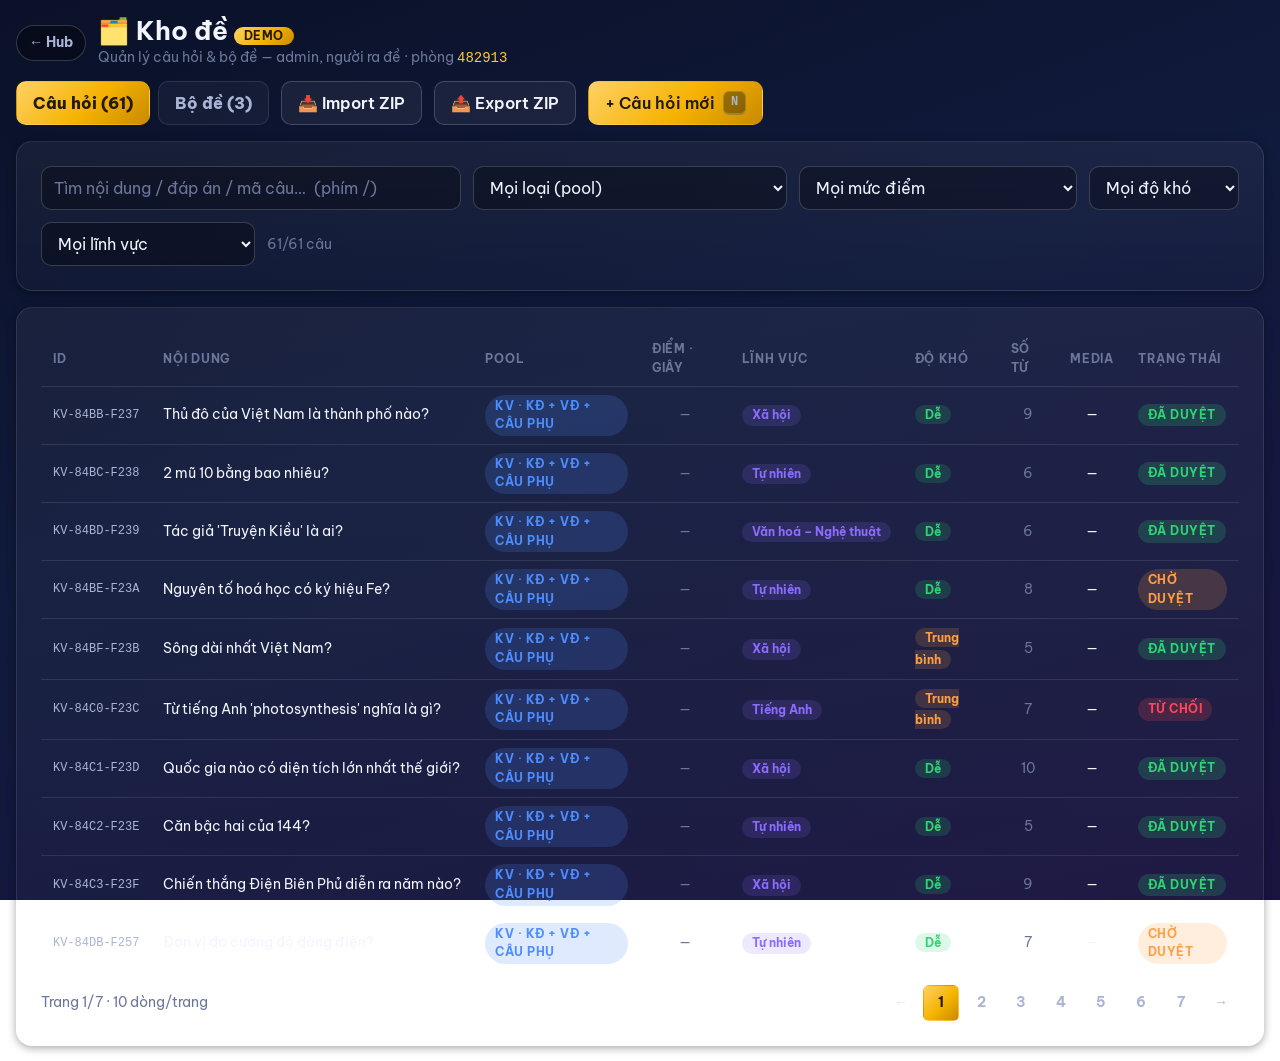
<file: public/questions.html>
<!DOCTYPE html>
<html lang="vi">
<head>
<meta charset="UTF-8">
<meta name="viewport" content="width=device-width, initial-scale=1">
<title>Kho đề — Olympia Demo</title>
<link rel="icon" href="data:image/svg+xml,<svg xmlns='http://www.w3.org/2000/svg' viewBox='0 0 100 100'><circle cx='50' cy='50' r='45' fill='%23f5b301'/><text x='50' y='68' font-size='55' font-weight='bold' text-anchor='middle' fill='%230a1128'>O</text></svg>">
<link rel="stylesheet" href="assets/tokens.css">
<link rel="stylesheet" href="assets/base.css">
<style>
  /* Kho đề: bảng phân trang 10 dòng — header + toolbar + rows + pager
     vừa 1 viewport 1440×900 (~844px usable) */
  .wrap { max-width: 1400px; margin: 0 auto; padding: var(--sp-4); display: grid; gap: var(--sp-4); }
  .toolbar { display: flex; gap: var(--sp-3); flex-wrap: wrap; align-items: center; }
  .toolbar .input, .toolbar .select { width: auto; min-width: 150px; }
  .toolbar .input--search { flex: 1; min-width: 220px; }

  /* Tabs: Câu hỏi | Bộ đề */
  .tabs { display: flex; gap: var(--sp-2); }
  .tab-btn {
    padding: var(--sp-2) var(--sp-4); min-height: var(--touch-min);
    border: var(--border-1); border-radius: var(--r-md);
    background: rgba(255,255,255,.04); color: var(--text-2);
    font-weight: 800; cursor: pointer;
    transition: all var(--dur-fast) var(--ease-out);
  }
  .tab-btn.is-active { background: var(--grad-gold); color: var(--text-on-gold); border-color: transparent; }

  /* Chip độ khó */
  .diff { padding: 2px 10px; border-radius: var(--r-full); font-size: var(--fs-xs); font-weight: 700; }
  .diff--de { background: rgba(46,213,115,.16); color: var(--green); }
  .diff--trung-binh { background: rgba(255,159,67,.16); color: var(--orange); }
  .diff--kho { background: rgba(255,71,87,.16); color: var(--red); }

  /* Chip lĩnh vực (Field) */
  .field-chip { display: inline-block; padding: 1px 10px; border-radius: var(--r-full); font-size: var(--fs-xs); font-weight: 700; background: rgba(140,108,255,.15); color: var(--purple); white-space: nowrap; }

  .tag { display: inline-block; padding: 1px 8px; margin: 1px; border-radius: var(--r-full); font-size: var(--fs-xs); background: rgba(77,141,255,.14); color: var(--blue); }
  .q-cell { max-width: 380px; overflow: hidden; text-overflow: ellipsis; white-space: nowrap; }
  .table tbody tr { cursor: pointer; }
  .count-note { color: var(--text-3); font-size: var(--fs-sm); }
  .mono-id { font-family: var(--font-mono); font-size: var(--fs-xs); color: var(--text-2); white-space: nowrap; }

  .form-grid { display: grid; grid-template-columns: 1fr 1fr; gap: var(--sp-3); }
  .form-grid .full { grid-column: 1 / -1; }
  .form-grid label { display: block; font-size: var(--fs-xs); color: var(--text-3); margin-bottom: var(--sp-1); }
  @media (max-width: 640px) { .form-grid { grid-template-columns: 1fr; } }

  .zip-tree { font-family: var(--font-mono); font-size: var(--fs-sm); background: rgba(0,0,0,.3); border-radius: var(--r-md); padding: var(--sp-4); line-height: 1.8; }

  /* ---------- Bộ đề ---------- */
  .set-actions { display: flex; gap: var(--sp-1); flex-wrap: wrap; }
  .warn-box {
    padding: var(--sp-3) var(--sp-4); border-radius: var(--r-md);
    font-size: var(--fs-sm); font-weight: 600; line-height: 1.5;
  }
  .warn-box--amber { background: rgba(255,159,67,.12); border: 1px solid rgba(255,159,67,.45); color: var(--orange); }
  .warn-box--red { background: rgba(255,71,87,.12); border: 1px solid var(--red-dim); color: var(--red); }
  .share-link-row { display: flex; gap: var(--sp-2); margin: var(--sp-3) 0; }
  .share-link-row .input { font-family: var(--font-mono); font-size: var(--fs-sm); }
</style>
</head>
<body>
<div class="wrap">
  <header class="row" style="justify-content:space-between;flex-wrap:wrap">
    <div class="row">
      <a class="nav-back" href="index.html" title="Quay lại (Esc) · Hub (H)">← Hub</a>
      <div>
        <h1 style="font-size:var(--fs-xl)">🗂️ Kho đề <span class="badge badge--gold">DEMO</span></h1>
        <p class="text-dim" style="font-size:var(--fs-sm)">Quản lý câu hỏi &amp; bộ đề — admin, người ra đề · phòng <span class="mono text-gold" id="roomCode"></span></p>
      </div>
    </div>
    <div class="row">
      <div class="tabs" role="tablist">
        <button class="tab-btn is-active" id="tabBtnQ" role="tab">Câu hỏi <span id="qTotal"></span></button>
        <button class="tab-btn" id="tabBtnS" role="tab">Bộ đề <span id="sTotal"></span></button>
      </div>
      <button class="btn" id="btnImport">📥 Import ZIP</button>
      <button class="btn" id="btnExport">📤 Export ZIP</button>
      <button class="btn btn--gold" id="btnNew">+ Câu hỏi mới <span class="kbd">N</span></button>
    </div>
  </header>

  <!-- ============ TAB 1: CÂU HỎI ============ -->
  <div id="tabQuestions">
    <!-- Filter + search -->
    <section class="card toolbar" style="margin-bottom:var(--sp-4)">
      <input class="input input--search" id="search" placeholder="Tìm nội dung / đáp án / mã câu…  (phím /)">
      <!-- ✅ D24: câu hỏi KHÔNG chia theo vòng thi — 3 pool; mức điểm là metadata lọc riêng -->
      <select class="select" id="fPool">
        <option value="">Mọi loại (pool)</option>
        <option value="KV">KV — Khởi động · Về đích · Câu phụ</option>
        <option value="TT">TT — Tăng tốc</option>
        <option value="CN">CN — Vượt CNV</option>
      </select>
      <select class="select" id="fValue">
        <option value="">Mọi mức điểm</option>
        <option value="co">Có mức điểm (đủ ĐK Về đích)</option>
        <option value="20">20 điểm</option>
        <option value="30">30 điểm</option>
        <option value="none">Chưa gán điểm</option>
      </select>
      <select class="select" id="fDiff">
        <option value="">Mọi độ khó</option>
        <option value="de">Dễ</option>
        <option value="trung-binh">Trung bình</option>
        <option value="kho">Khó</option>
      </select>
      <select class="select" id="fField"><option value="">Mọi lĩnh vực</option></select>
      <span class="count-note" id="countNote"></span>
    </section>

    <!-- Bảng câu hỏi: 10 dòng/trang -->
    <section class="card" style="overflow-x:auto">
      <table class="table">
        <thead>
          <tr>
            <th>ID</th><th>Nội dung</th><th>Pool</th><th>Điểm · Giây</th><th>Lĩnh vực</th>
            <th>Độ khó</th><th>Số từ</th><th>Media</th><th>Trạng thái</th>
          </tr>
        </thead>
        <tbody id="tbody"></tbody>
      </table>
      <!-- Pagination: giữ bảng gọn 1 viewport -->
      <nav class="pager" aria-label="Phân trang">
        <span class="count-note" id="pageNote"></span>
        <div class="pager__pages" id="pagerPages"></div>
      </nav>
    </section>
  </div>

  <!-- ============ TAB 2: BỘ ĐỀ ============ -->
  <div id="tabSets" hidden>
    <section class="card" style="overflow-x:auto">
      <h2 class="card__title">Bộ đề (QuestionSet)</h2>
      <p class="text-dim" style="font-size:var(--fs-sm);margin-bottom:var(--sp-3)">
        PRIVATE = owner + ACL 3 mức (view / viewAnswer / export) · Share-link mặc định KHÔNG kèm đáp án ·
        PUBLIC = một chiều, đóng dấu <code class="mono">everPublic</code> vĩnh viễn.
      </p>
      <table class="table">
        <thead>
          <tr><th>ID</th><th>Tên bộ đề</th><th>Số câu</th><th>Chủ sở hữu</th><th>Trạng thái</th><th>Hành động</th></tr>
        </thead>
        <tbody id="setsBody"></tbody>
      </table>
    </section>
  </div>
</div>

<!-- Modal Import/Export -->
<div class="modal-backdrop" id="zipModal">
  <div class="modal">
    <div class="modal__head">
      <h2 id="zipTitle">Import bộ đề (ZIP bundle)</h2>
      <button class="btn btn--ghost btn--sm" data-close>✕</button>
    </div>
    <p class="text-dim" style="margin-bottom:var(--sp-3)">
      Format ZIP bundle (mock — chưa xử lý thật trong demo):
    </p>
    <div class="zip-tree">
de-thi-olympia.zip<br>
├── manifest.json&nbsp;&nbsp;&nbsp;<span class="text-dim"># metadata bộ đề, version, tác giả</span><br>
├── questions.json&nbsp;&nbsp;<span class="text-dim"># mảng câu hỏi đủ field (round, field, clues…)</span><br>
└── media/<br>
&nbsp;&nbsp;&nbsp;&nbsp;├── tt-01.png&nbsp;&nbsp;&nbsp;<span class="text-dim"># ảnh câu tăng tốc</span><br>
&nbsp;&nbsp;&nbsp;&nbsp;└── tt-02.mp4&nbsp;&nbsp;&nbsp;<span class="text-dim"># video câu tăng tốc</span>
    </div>
    <div class="row" style="margin-top:var(--sp-4);justify-content:flex-end">
      <button class="btn" data-close>Đóng</button>
      <button class="btn btn--gold" id="zipAction">Chọn file… (mock)</button>
    </div>
  </div>
</div>

<!-- Modal editor câu hỏi -->
<div class="modal-backdrop" id="editModal">
  <div class="modal">
    <div class="modal__head">
      <h2 id="editTitle">Câu hỏi mới</h2>
      <button class="btn btn--ghost btn--sm" data-close>✕</button>
    </div>
    <div class="form-grid">
      <div class="full">
        <label for="eText">Nội dung câu hỏi *</label>
        <textarea class="input" id="eText" rows="3"></textarea>
      </div>
      <div class="full">
        <label for="eAnswer">Đáp án *</label>
        <input class="input" id="eAnswer">
      </div>
      <div>
        <label for="ePool">Loại câu hỏi (pool — D24)</label>
        <select class="select" id="ePool">
          <option value="KV">KV — Khởi động · Về đích · Câu phụ</option>
          <option value="TT">TT — Tăng tốc</option>
          <option value="CN">CN — Vượt CNV (hàng ngang)</option>
        </select>
      </div>
      <div>
        <label for="eValue">Mức điểm (metadata riêng)</label>
        <select class="select" id="eValue">
          <option value="">Chưa gán — Khởi động dùng tự do</option>
          <option value="20">20 điểm (đủ ĐK Về đích)</option>
          <option value="30">30 điểm (đủ ĐK Về đích)</option>
        </select>
      </div>
      <div>
        <label for="eTime">Thời gian (giây, theo TỪNG câu)</label>
        <input class="input" id="eTime" type="number" min="5" max="120" placeholder="Trống = default RuleConfig">
      </div>
      <div>
        <label for="eDiff">Độ khó</label>
        <select class="select" id="eDiff">
          <option value="de">Dễ</option>
          <option value="trung-binh">Trung bình</option>
          <option value="kho">Khó</option>
        </select>
      </div>
      <div>
        <label for="eField">Lĩnh vực</label>
        <select class="select" id="eField"></select>
      </div>
      <div>
        <label for="eTopics">Chủ đề (phẩy ngăn cách)</label>
        <input class="input" id="eTopics" placeholder="Toán, IQ">
      </div>
      <div>
        <label for="eMedia">Media đính kèm</label>
        <select class="select" id="eMedia">
          <option value="">Không</option>
          <option value="image">🖼 Ảnh</option>
          <option value="video">🎬 Video</option>
          <option value="audio">🔊 Âm thanh</option>
        </select>
      </div>
      <div>
        <label for="eStatus">Trạng thái duyệt</label>
        <select class="select" id="eStatus">
          <option value="pending">Chờ duyệt</option>
          <option value="approved">Đã duyệt</option>
          <option value="rejected">Từ chối</option>
        </select>
      </div>
      <div>
        <label for="eCreator">Người tạo</label>
        <input class="input" id="eCreator" value="Ban ra đề">
      </div>
    </div>
    <div class="row" style="margin-top:var(--sp-4);justify-content:flex-end">
      <button class="btn" data-close>Huỷ</button>
      <button class="btn btn--gold" id="btnSave">Lưu câu hỏi</button>
    </div>
  </div>
</div>

<!-- Modal share-link bộ đề -->
<div class="modal-backdrop" id="shareModal">
  <div class="modal">
    <div class="modal__head">
      <h2>🔗 Share-link bộ đề</h2>
      <button class="btn btn--ghost btn--sm" data-close>✕</button>
    </div>
    <p style="margin-bottom:var(--sp-2)"><strong id="shareSetName">—</strong></p>
    <label class="text-dim" style="font-size:var(--fs-xs)">Đường dẫn chia sẻ (token ≥128-bit, TTL 7 ngày, revoke được)</label>
    <div class="share-link-row">
      <input class="input grow" id="shareUrl" readonly>
      <button class="btn" id="btnCopyLink">📋 Copy</button>
    </div>
    <label class="text-dim" style="font-size:var(--fs-xs)">Mật khẩu truy cập (rate-limit 5 lần/phút/IP)</label>
    <div class="share-link-row">
      <input class="input grow mono" id="sharePw" readonly>
      <button class="btn" id="btnCopyPw">📋 Copy</button>
    </div>
    <div class="warn-box warn-box--amber">
      ⚠ Share-link mặc định <strong>KHÔNG kèm đáp án</strong>. Bật kèm đáp án là hành động riêng,
      có cảnh báo và bị audit — người nhận link chỉ xem được nội dung câu hỏi.
    </div>
    <div class="row" style="margin-top:var(--sp-4);justify-content:flex-end">
      <button class="btn" data-close>Đóng</button>
      <button class="btn btn--danger btn--sm" id="btnRevoke">Revoke link</button>
    </div>
  </div>
</div>

<!-- Modal xác nhận PUBLIC (một chiều) -->
<div class="modal-backdrop" id="publicModal">
  <div class="modal">
    <div class="modal__head">
      <h2>🌐 Public bộ đề?</h2>
      <button class="btn btn--ghost btn--sm" data-close>✕</button>
    </div>
    <p style="margin-bottom:var(--sp-3)"><strong id="publicSetName">—</strong></p>
    <div class="warn-box warn-box--red">
      🛑 <strong>PUBLIC = công khai ĐÁP ÁN vĩnh viễn.</strong><br>
      Bộ đề và MỌI câu hỏi bên trong sẽ bị đóng dấu <code class="mono">everPublic</code> một chiều —
      un-public sau này KHÔNG gỡ được dấu (đáp án đã có thể bị tải về).
      Các câu này sẽ bị pre-flight CHẶN khỏi mọi trận đấu.
    </div>
    <div class="row" style="margin-top:var(--sp-4);justify-content:flex-end">
      <button class="btn" data-close>Huỷ</button>
      <button class="btn btn--danger" id="btnConfirmPublic">Tôi hiểu — Public vĩnh viễn</button>
    </div>
  </div>
</div>

<script src="assets/mock-data.js"></script>
<script src="assets/ui.js"></script>
<script>
(function () {
  "use strict";
  var M = window.MOCK, UI = window.UI;
  var $ = function (id) { return document.getElementById(id); };
  $("roomCode").textContent = M.roomCode;

  var bank = M.questionBank.slice();
  /* ✅ D24: 3 pool — KHÔNG chia câu hỏi theo vòng thi; điểm/thời gian là metadata riêng */
  var poolLabels = {
    KV: ["KV · KĐ + VĐ + Câu phụ", "badge--blue"],
    TT: ["TT · Tăng tốc", "badge--orange"],
    CN: ["CN · Vượt CNV", "badge--purple"]
  };
  var diffLabels = { de: "Dễ", "trung-binh": "Trung bình", kho: "Khó" };
  var statusLabels = {
    approved: ["Đã duyệt", "badge--green"],
    pending: ["Chờ duyệt", "badge--orange"],
    rejected: ["Từ chối", "badge--red"]
  };
  var mediaIcons = { image: "🖼", video: "🎬", audio: "🔊" };
  var fieldName = {};
  M.fields.forEach(function (f) { fieldName[f.id] = f.name; });

  /* Fill filter + editor lĩnh vực */
  M.fields.forEach(function (f) {
    var o = document.createElement("option");
    o.value = f.id; o.textContent = f.name;
    $("fField").appendChild(o);
    $("eField").appendChild(o.cloneNode(true));
  });

  /* ---------- Tabs ---------- */
  function showTab(name) {
    var isQ = name !== "sets";
    $("tabQuestions").hidden = !isQ;
    $("tabSets").hidden = isQ;
    $("tabBtnQ").classList.toggle("is-active", isQ);
    $("tabBtnS").classList.toggle("is-active", !isQ);
  }
  $("tabBtnQ").addEventListener("click", function () { showTab("questions"); });
  $("tabBtnS").addEventListener("click", function () { showTab("sets"); });

  /* ---------- Render bảng câu hỏi + pagination 10 dòng/trang ---------- */
  var PAGE_SIZE = 10, page = 1;
  function filtered() {
    var kw = $("search").value.toLowerCase();
    var fp = $("fPool").value, fv = $("fValue").value, fd = $("fDiff").value, ff = $("fField").value;
    return bank.filter(function (q) {
      if (fp && q.pool !== fp) return false;
      if (fv === "co" && q.value == null) return false;          // đủ điều kiện Về đích
      if (fv === "none" && q.value != null) return false;
      if ((fv === "20" || fv === "30") && q.value !== +fv) return false;
      if (fd && q.difficulty !== fd) return false;
      if (ff && q.fieldId !== ff) return false;
      if (kw && (q.displayId + " " + q.text + " " + q.answer).toLowerCase().indexOf(kw) < 0) return false;
      return true;
    });
  }
  function render() {
    var rows = filtered();
    var pages = Math.max(1, Math.ceil(rows.length / PAGE_SIZE));
    page = Math.max(1, Math.min(page, pages));
    var slice = rows.slice((page - 1) * PAGE_SIZE, page * PAGE_SIZE);
    $("countNote").textContent = rows.length + "/" + bank.length + " câu";
    $("qTotal").textContent = "(" + bank.length + ")";
    var tb = $("tbody"); tb.innerHTML = "";
    slice.forEach(function (q) {
      var r = poolLabels[q.pool] || [q.pool, "badge"];
      var s = statusLabels[q.status] || [q.status, "badge"];
      var vt = (q.value != null ? q.value + "đ" : "—") + (q.timeSeconds != null ? " · " + q.timeSeconds + "s" : "");
      var tr = document.createElement("tr");
      tr.innerHTML =
        '<td class="mono-id">' + q.displayId + "</td>" +
        '<td class="q-cell" title="' + q.text.replace(/"/g, "&quot;") + '">' + q.text + "</td>" +
        '<td><span class="badge ' + r[1] + '">' + r[0] + "</span></td>" +
        '<td style="text-align:center;white-space:nowrap" class="text-dim">' + vt + "</td>" +
        '<td><span class="field-chip">' + (fieldName[q.fieldId] || "—") + "</span></td>" +
        '<td><span class="diff diff--' + q.difficulty + '">' + diffLabels[q.difficulty] + "</span></td>" +
        '<td style="text-align:center" class="text-dim">' + q.wordCount + "</td>" +
        '<td style="text-align:center">' + (mediaIcons[q.media] || "—") + "</td>" +
        '<td><span class="badge ' + s[1] + '">' + s[0] + "</span></td>";
      tr.addEventListener("click", function () { openEditor(q); });
      tb.appendChild(tr);
    });
    /* Pager */
    $("pageNote").textContent = "Trang " + page + "/" + pages + " · " + PAGE_SIZE + " dòng/trang";
    var pp = $("pagerPages"); pp.innerHTML = "";
    function pageBtn(label, target, disabled, current) {
      var b = document.createElement("button");
      b.className = "page-btn" + (current ? " is-current" : "");
      b.textContent = label; b.disabled = !!disabled;
      b.addEventListener("click", function () { page = target; render(); });
      pp.appendChild(b);
    }
    pageBtn("←", page - 1, page <= 1);
    for (var p = 1; p <= pages; p++) pageBtn(p, p, false, p === page);
    pageBtn("→", page + 1, page >= pages);
  }
  ["search", "fPool", "fValue", "fDiff", "fField"].forEach(function (id) {
    $(id).addEventListener("input", function () { page = 1; render(); });
  });

  /* ---------- Render bộ đề ---------- */
  function renderSets() {
    $("sTotal").textContent = "(" + M.sets.length + ")";
    var tb = $("setsBody"); tb.innerHTML = "";
    M.sets.forEach(function (s) {
      var tr = document.createElement("tr");
      tr.style.cursor = "default";
      var badges = s.visibility === "PUBLIC"
        ? '<span class="badge badge--green">PUBLIC</span>'
        : '<span class="badge badge--blue">PRIVATE</span>';
      if (s.everPublic) badges += ' <span class="badge badge--red" title="Đã từng public — đáp án có thể đã bị tải, bị chặn khỏi trận đấu">⚠ everPublic</span>';
      if (s.shareLink) badges += ' <span class="badge badge--orange" title="Đang có share-link hiệu lực">🔗 link</span>';
      tr.innerHTML =
        '<td class="mono-id">' + s.displayId + "</td>" +
        "<td><strong>" + s.name + "</strong></td>" +
        '<td class="text-dim">' + s.count + "</td>" +
        '<td class="text-dim">' + s.owner + "</td>" +
        "<td>" + badges + "</td>";
      var td = document.createElement("td");
      var actions = document.createElement("div");
      actions.className = "set-actions";
      var bShare = document.createElement("button");
      bShare.className = "btn btn--sm"; bShare.textContent = "🔗 Share-link";
      bShare.addEventListener("click", function () { openShare(s, bShare); });
      actions.appendChild(bShare);
      if (s.visibility !== "PUBLIC") {
        var bPub = document.createElement("button");
        bPub.className = "btn btn--sm btn--danger"; bPub.textContent = "🌐 Public";
        bPub.addEventListener("click", function () { openPublic(s); });
        actions.appendChild(bPub);
      }
      td.appendChild(actions);
      tr.appendChild(td);
      tb.appendChild(tr);
    });
  }

  /* ---------- Share-link modal ---------- */
  var shareSet = null;
  function openShare(s, btn) {
    /* Chưa có link → mock tạo (loading → success) */
    if (!s.shareLink) {
      UI.mockAsync({ btn: btn, loading: "Đang tạo share-link…", success: "Đã tạo share-link" })
        .then(function () {
          s.shareLink = {
            token: Math.random().toString(36).slice(2, 10) + "…" + Math.random().toString(36).slice(2, 6),
            password: "olp-" + Math.floor(1000 + Math.random() * 9000),
            ttl: "7 ngày", withAnswer: false
          };
          renderSets(); fillShare(s); openModal("shareModal");
        });
      return;
    }
    fillShare(s); openModal("shareModal");
  }
  function fillShare(s) {
    shareSet = s;
    $("shareSetName").textContent = s.displayId + " — " + s.name;
    $("shareUrl").value = "https://olympia.app/s/" + s.shareLink.token + " (TTL " + s.shareLink.ttl + ")";
    $("sharePw").value = s.shareLink.password;
  }
  function copyField(inputId, btn, label) {
    var val = $(inputId).value;
    var done = function () { UI.toast("Đã copy " + label, "success"); };
    if (navigator.clipboard && navigator.clipboard.writeText) {
      navigator.clipboard.writeText(val).then(done, done); // demo: coi như thành công
    } else done();
  }
  $("btnCopyLink").addEventListener("click", function () { copyField("shareUrl", this, "đường dẫn"); });
  $("btnCopyPw").addEventListener("click", function () { copyField("sharePw", this, "mật khẩu"); });
  $("btnRevoke").addEventListener("click", function () {
    var btn = this;
    UI.mockAsync({ btn: btn, loading: "Đang revoke…", success: "Đã revoke share-link" }).then(function () {
      if (shareSet) shareSet.shareLink = null;
      closeModals(); renderSets();
    });
  });

  /* ---------- Public modal (một chiều, cảnh báo đỏ) ---------- */
  var publicSet = null;
  function openPublic(s) {
    publicSet = s;
    $("publicSetName").textContent = s.displayId + " — " + s.name + " (" + s.count + " câu)";
    openModal("publicModal");
  }
  $("btnConfirmPublic").addEventListener("click", function () {
    var btn = this;
    UI.mockAsync({ btn: btn, loading: "Đang public bộ đề…", success: "Đã public — everPublic đóng dấu vĩnh viễn" })
      .then(function () {
        if (publicSet) { publicSet.visibility = "PUBLIC"; publicSet.everPublic = true; }
        closeModals(); renderSets();
      });
  });

  /* ---------- Modals chung ---------- */
  function openModal(id) { $(id).classList.add("is-open"); }
  function closeModals() {
    document.querySelectorAll(".modal-backdrop").forEach(function (m) { m.classList.remove("is-open"); });
  }
  document.querySelectorAll("[data-close]").forEach(function (b) {
    b.addEventListener("click", closeModals);
  });
  document.querySelectorAll(".modal-backdrop").forEach(function (m) {
    m.addEventListener("click", function (e) { if (e.target === m) closeModals(); });
  });

  $("btnImport").addEventListener("click", function () {
    $("zipTitle").textContent = "Import bộ đề (ZIP bundle)";
    $("zipAction").textContent = "Chọn file… (mock)";
    openModal("zipModal");
  });
  $("btnExport").addEventListener("click", function () {
    $("zipTitle").textContent = "Export bộ đề (ZIP bundle)";
    $("zipAction").textContent = "Tải xuống (mock)";
    openModal("zipModal");
  });
  $("zipAction").addEventListener("click", function () {
    UI.mockAsync({ btn: this, loading: "Đang xử lý ZIP…", success: "Xong (mock — bản thật xử lý file thật)" })
      .then(closeModals);
  });

  /* ---------- Editor ---------- */
  var editing = null;
  /* Mức điểm chỉ có nghĩa với pool KV (điều kiện dùng ở Về đích) — TT/CN khoá field */
  function syncValueField() {
    var isKV = $("ePool").value === "KV";
    $("eValue").disabled = !isKV;
    if (!isKV) $("eValue").value = "";
  }
  $("ePool").addEventListener("change", syncValueField);
  function openEditor(q) {
    editing = q || null;
    $("editTitle").textContent = q ? "Sửa câu hỏi " + q.displayId : "Câu hỏi mới";
    $("eText").value = q ? q.text : "";
    $("eAnswer").value = q ? q.answer : "";
    $("ePool").value = q ? q.pool : "KV";
    $("eValue").value = q && q.value != null ? String(q.value) : "";
    $("eTime").value = q && q.timeSeconds != null ? q.timeSeconds : "";
    syncValueField();
    $("eDiff").value = q ? q.difficulty : "de";
    $("eField").value = q ? q.fieldId : "hieu-biet";
    $("eTopics").value = q ? (q.topics || []).join(", ") : "";
    $("eMedia").value = q ? (q.media || "") : "";
    $("eStatus").value = q ? q.status : "pending";
    $("eCreator").value = q ? q.creator : "Ban ra đề";
    openModal("editModal");
  }
  $("btnNew").addEventListener("click", function () { openEditor(null); });
  $("btnSave").addEventListener("click", function () {
    if (!$("eText").value.trim() || !$("eAnswer").value.trim()) {
      UI.toast("Cần nhập nội dung và đáp án", "error"); return;
    }
    var btn = this;
    UI.mockAsync({ btn: btn, loading: "Đang lưu câu hỏi…", success: editing ? "Đã cập nhật câu hỏi" : "Đã tạo câu hỏi mới" })
      .then(function () {
        var text = $("eText").value.trim();
        var pool = $("ePool").value;
        var data = {
          id: editing ? editing.id : "new-" + Date.now(),
          // ✅ D24: <POOL>-<4 hex đầu UUID>-<4 hex cuối UUID> — pool chọn trực tiếp, không suy từ vòng thi
          displayId: editing ? editing.displayId :
            (pool +
             "-" + Math.floor(Math.random() * 65536).toString(16).toUpperCase().padStart(4, "0") +
             "-" + Math.floor(Math.random() * 65536).toString(16).toUpperCase().padStart(4, "0")),
          text: text,
          answer: $("eAnswer").value.trim(),
          pool: pool,
          value: pool === "KV" && $("eValue").value ? +$("eValue").value : null,
          timeSeconds: $("eTime").value ? +$("eTime").value : null,
          difficulty: $("eDiff").value,
          fieldId: $("eField").value,
          wordCount: text.split(/\s+/).length,
          topics: $("eTopics").value.split(",").map(function (s) { return s.trim(); }).filter(Boolean),
          media: $("eMedia").value || null,
          status: $("eStatus").value,
          creator: $("eCreator").value
        };
        if (editing) Object.assign(editing, data);
        else { bank.unshift(data); page = 1; }
        closeModals(); render();
      });
  });

  /* ---------- Hotkeys (Esc back/đóng modal do ui.js xử lý) ---------- */
  document.addEventListener("keydown", function (e) {
    if (e.target.tagName === "INPUT" || e.target.tagName === "TEXTAREA" || e.target.tagName === "SELECT") return;
    if (e.key === "/") { e.preventDefault(); $("search").focus(); }
    else if (e.key.toLowerCase() === "n") openEditor(null);
  });

  /* ---------- Deep-link: ?round=… preset filter · ?tab=sets ----------
     Kho đề không chia theo vòng (D24) — deep-link vòng chỉ map sang pool (+ điều kiện điểm với Về đích) */
  var ROUND_FILTER = {
    khoidong: { pool: "KV" },
    vcnv: { pool: "CN" },
    tangtoc: { pool: "TT" },
    vedich: { pool: "KV", value: "co" },
    cauphu: { pool: "KV" }
  };
  var rf = ROUND_FILTER[UI.param("round")];
  if (rf) { $("fPool").value = rf.pool; if (rf.value) $("fValue").value = rf.value; }
  if (UI.param("tab") === "sets") showTab("sets");

  render(); renderSets();
})();
</script>
</body>
</html>
</file>
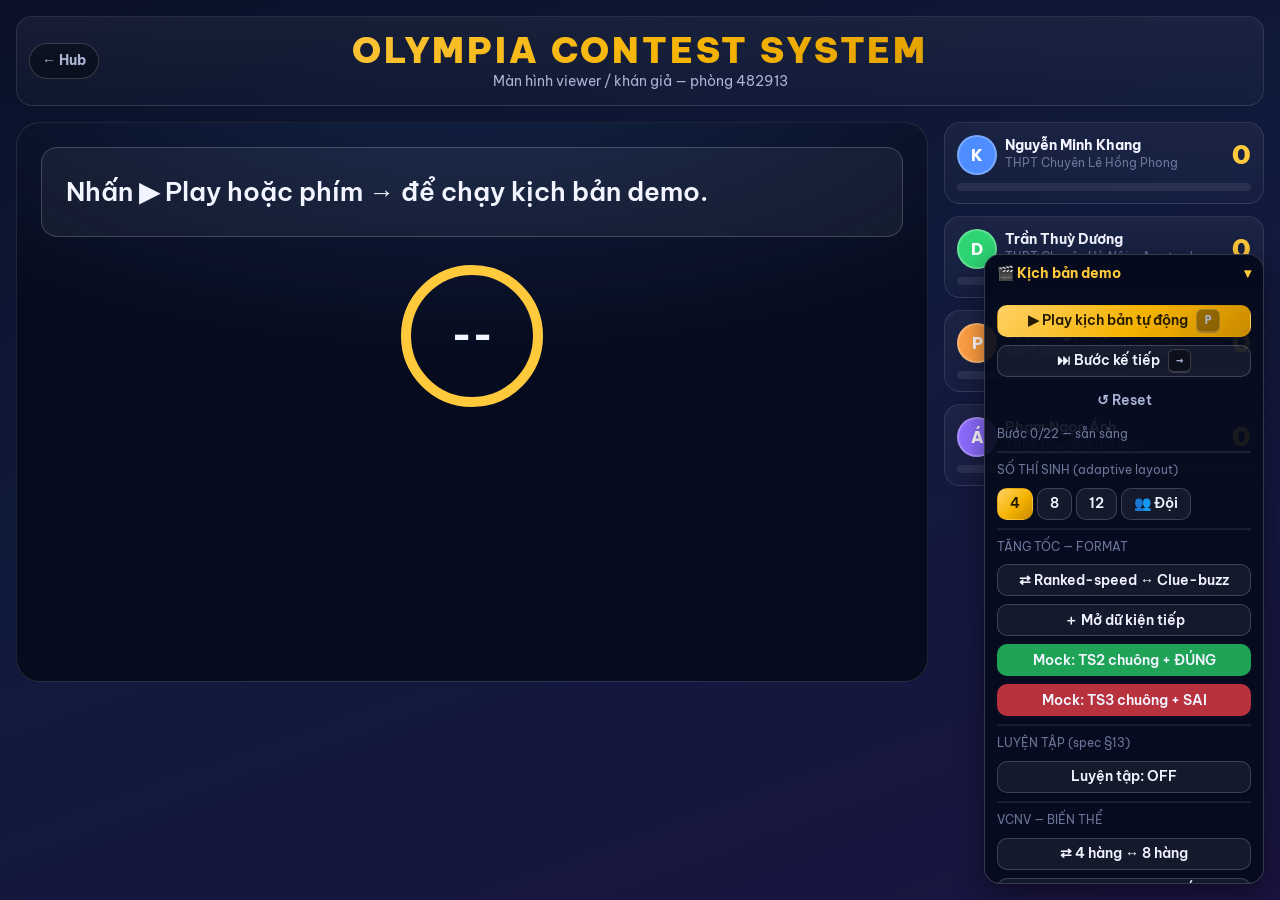
<file: public/viewer.html>
<!DOCTYPE html>
<html lang="vi">
<head>
<meta charset="UTF-8">
<meta name="viewport" content="width=device-width, initial-scale=1">
<title>Viewer / Sân khấu — Olympia Demo</title>
<link rel="icon" href="data:image/svg+xml,<svg xmlns='http://www.w3.org/2000/svg' viewBox='0 0 100 100'><circle cx='50' cy='50' r='45' fill='%23f5b301'/><text x='50' y='68' font-size='55' font-weight='bold' text-anchor='middle' fill='%230a1128'>O</text></svg>">
<link rel="stylesheet" href="assets/tokens.css">
<link rel="stylesheet" href="assets/base.css">
<style>
  body { overflow-x: hidden; }
  .stage-wrap {
    max-width: 1400px; margin: 0 auto; padding: var(--sp-4);
    display: grid; grid-template-columns: 1fr 320px; gap: var(--sp-4);
    min-height: 100vh; align-content: start;
  }
  @media (max-width: 900px) { .stage-wrap { grid-template-columns: 1fr; } }

  /* ---------- Banner vòng thi ---------- */
  .round-banner {
    grid-column: 1 / -1; text-align: center; padding: var(--sp-3);
    border-radius: var(--r-lg); border: var(--border-1);
    background: var(--grad-panel); overflow: hidden; position: relative;
  }
  .round-banner .nav-back { position: absolute; left: var(--sp-3); top: 50%; transform: translateY(-50%); }
  .round-banner h1 {
    font-size: clamp(1.3rem, 3.5vw, 2.2rem); font-weight: 900; letter-spacing: .08em;
    background: var(--grad-gold); -webkit-background-clip: text; background-clip: text; color: transparent;
    animation: slide-up var(--dur-med) var(--ease-out);
  }
  .round-banner .sub { color: var(--text-2); font-size: var(--fs-sm); }

  /* ---------- Sân khấu chính ---------- */
  .stage {
    position: relative; border-radius: var(--r-xl); border: var(--border-1);
    background: radial-gradient(1200px 500px at 50% -10%, rgba(77,141,255,.18), transparent 60%), var(--navy-950);
    min-height: 560px; padding: var(--sp-5); overflow: hidden;
  }
  .view { display: none; animation: slide-up var(--dur-slow) var(--ease-out); }
  .view.is-active { display: block; }

  /* ---------- Câu hỏi + timer tròn (Khởi động / chung) ---------- */
  .q-card {
    background: rgba(255,255,255,.05); border: var(--border-2); border-radius: var(--r-lg);
    padding: var(--sp-5); font-size: clamp(1.1rem, 2.4vw, 1.6rem); font-weight: 600;
    animation: q-slide var(--dur-slow) var(--ease-spring);
  }
  @keyframes q-slide { from { opacity: 0; transform: translateX(-60px); } to { opacity: 1; transform: none; } }
  .ring-wrap { display: flex; justify-content: center; margin: var(--sp-5) 0; }
  .ring { width: 150px; height: 150px; position: relative; }
  .ring svg { transform: rotate(-90deg); }
  .ring circle { fill: none; stroke-width: 10; }
  .ring .bg { stroke: rgba(255,255,255,.1); }
  .ring .fg { stroke: var(--gold); stroke-linecap: round; transition: stroke-dashoffset .1s linear, stroke var(--dur-fast); }
  .ring.is-urgent .fg { stroke: var(--red); }
  .ring__num {
    position: absolute; inset: 0; display: flex; align-items: center; justify-content: center;
    font-size: var(--fs-2xl); font-weight: 900; font-variant-numeric: tabular-nums;
  }
  .buzz-banner {
    text-align: center; padding: var(--sp-4); border-radius: var(--r-lg);
    font-size: var(--fs-xl); font-weight: 900; opacity: 0; transform: scale(.8);
    transition: all var(--dur-med) var(--ease-spring);
  }
  .buzz-banner.is-on {
    opacity: 1; transform: scale(1);
    background: rgba(255,201,60,.14); color: var(--gold);
    box-shadow: var(--shadow-gold); border: 1px solid var(--gold-dim);
    animation: flash-green var(--dur-slow) var(--ease-out);
  }

  /* ---------- VCNV ---------- */
  .vcnv-grid { display: grid; grid-template-columns: 1fr 260px; gap: var(--sp-5); }
  @media (max-width: 720px) { .vcnv-grid { grid-template-columns: 1fr; } }
  .vcnv-rows { display: grid; gap: var(--sp-3); align-content: start; }
  .vcnv-row { display: flex; gap: 4px; align-items: center; }
  .vcnv-row__num {
    width: 34px; height: 44px; display: flex; align-items: center; justify-content: center;
    background: var(--purple); border-radius: var(--r-sm); font-weight: 800; flex-shrink: 0;
  }
  .cell {
    width: 38px; height: 44px; perspective: 400px; flex-shrink: 0;
  }
  .cell__inner {
    width: 100%; height: 100%; position: relative; transform-style: preserve-3d;
    transition: transform var(--dur-slow) var(--ease-in-out);
  }
  .cell.is-flipped .cell__inner { transform: rotateX(180deg); }
  .cell__face {
    position: absolute; inset: 0; display: flex; align-items: center; justify-content: center;
    backface-visibility: hidden; border-radius: var(--r-sm); font-weight: 900; font-size: var(--fs-lg);
  }
  .cell__face--front { background: var(--navy-600); }
  .cell__face--back { background: var(--grad-gold); color: var(--text-on-gold); transform: rotateX(180deg); }
  /* Ảnh CNV: 5 miếng ghép (4 góc + trung tâm) */
  .obstacle { position: relative; aspect-ratio: 1; border-radius: var(--r-lg); overflow: hidden; border: var(--border-2); }
  .obstacle__img {
    position: absolute; inset: 0;
    background:
      radial-gradient(circle at 30% 30%, #2a6b9e, transparent 50%),
      radial-gradient(circle at 70% 60%, #1f8a70, transparent 55%),
      linear-gradient(140deg, #123456, #0b6e4f 70%);
  }
  .obstacle__label {
    position: absolute; inset: 0; display: flex; align-items: center; justify-content: center;
    font-weight: 900; color: rgba(255,255,255,.85); letter-spacing: .1em; font-size: var(--fs-sm); text-align: center;
  }
  .piece {
    position: absolute; background: var(--navy-700); border: 1px solid rgba(255,255,255,.12);
    display: flex; align-items: center; justify-content: center; font-weight: 900; font-size: var(--fs-xl); color: var(--text-3);
    transition: opacity var(--dur-epic) var(--ease-out), transform var(--dur-epic) var(--ease-out);
  }
  /* Miếng ghép sinh động theo rowCount (4 → 2×2, 8 → 2×4) + ô trung tâm */
  .piece--center { z-index: 2; border-radius: var(--r-md); }
  .piece.is-open { opacity: 0; transform: scale(1.15); pointer-events: none; }
  /* Gợi ý ký tự thuộc CNV (revealCharHints — kiểu O11-O12) */
  .vcnv-rows.show-hints .cell--hint .cell__face--back {
    background: var(--purple); color: #fff;
    box-shadow: 0 0 12px rgba(140,108,255,.65);
  }
  /* Hiệu ứng CNV được giải — toàn màn */
  .solve-overlay {
    position: fixed; inset: 0; z-index: 80; display: none;
    align-items: center; justify-content: center; flex-direction: column; gap: var(--sp-3);
    background: radial-gradient(circle at center, rgba(255,201,60,.25), rgba(6,11,29,.94) 70%);
  }
  .solve-overlay.is-on { display: flex; }
  .solve-overlay .word {
    font-size: clamp(2.4rem, 8vw, 5.5rem); font-weight: 900; letter-spacing: .12em;
    background: var(--grad-gold); -webkit-background-clip: text; background-clip: text; color: transparent;
    animation: pop-in var(--dur-epic) var(--ease-spring);
    text-shadow: 0 0 60px var(--gold-glow);
  }
  .solve-overlay .who { color: var(--text-1); font-size: var(--fs-xl); animation: slide-up var(--dur-slow) var(--ease-out) .3s backwards; }

  /* ---------- Tăng tốc ---------- */
  .tt-count {
    text-align: center; font-size: var(--fs-huge); font-weight: 900;
    font-variant-numeric: tabular-nums; color: var(--orange); line-height: 1;
    margin-bottom: var(--sp-4);
  }
  .tt-count.is-urgent { color: var(--red); animation: pulse-danger .5s infinite; }
  .tt-lanes { display: grid; gap: var(--sp-3); }
  .tt-lane {
    display: flex; align-items: center; gap: var(--sp-3);
    background: rgba(255,255,255,.05); border: var(--border-1); border-radius: var(--r-md);
    padding: var(--sp-2) var(--sp-4); min-height: 60px;
    transition: border-color var(--dur-med), background var(--dur-med);
  }
  .tt-lane.is-answered { border-color: var(--blue); background: rgba(77,141,255,.1); }
  .tt-lane__order { font-weight: 800; color: var(--text-2); min-width: 90px; }
  .tt-points {
    margin-left: auto; font-size: var(--fs-xl); font-weight: 900; color: var(--gold);
    opacity: 0; transform: translateX(60px) scale(.6);
  }
  .tt-points.fly-in {
    animation: pts-fly var(--dur-slow) var(--ease-spring) forwards;
  }
  @keyframes pts-fly { to { opacity: 1; transform: none; } }

  /* ---------- Về đích ---------- */
  .vd-packs { display: flex; gap: var(--sp-4); justify-content: center; margin-bottom: var(--sp-5); }
  .vd-pack {
    width: 160px; padding: var(--sp-5); text-align: center;
    border: var(--border-2); border-radius: var(--r-lg); background: rgba(255,255,255,.04);
    font-weight: 900; font-size: var(--fs-2xl);
    transition: all var(--dur-med) var(--ease-spring);
  }
  .vd-pack .sub { display: block; font-size: var(--fs-sm); font-weight: 600; color: var(--text-2); }
  .vd-pack.is-picked {
    background: var(--grad-gold); color: var(--text-on-gold);
    transform: scale(1.08) translateY(-4px); box-shadow: var(--shadow-gold); border-color: transparent;
  }
  .vd-pack.is-picked .sub { color: var(--text-on-gold); }
  .star-anim {
    display: none; text-align: center; margin: var(--sp-4) 0;
  }
  .star-anim.is-on { display: block; }
  .star-anim .star {
    display: inline-block; font-size: var(--fs-4xl);
    animation: star-spin var(--dur-epic) var(--ease-spring), pop-in var(--dur-epic) var(--ease-spring);
    filter: drop-shadow(0 0 24px var(--gold-glow));
  }
  @keyframes star-spin { from { transform: rotate(-360deg) scale(0); } to { transform: none; } }
  .star-anim .label { color: var(--gold); font-weight: 900; letter-spacing: .15em; font-size: var(--fs-lg); }
  .steal-flash {
    display: none; text-align: center; padding: var(--sp-4); border-radius: var(--r-lg);
    font-weight: 900; font-size: var(--fs-xl); color: #fff;
    background: linear-gradient(90deg, var(--red-dim), var(--red), var(--red-dim));
  }
  .steal-flash.is-on { display: block; animation: steal-strobe .8s var(--ease-out) 2; }
  @keyframes steal-strobe { 0%,100% { filter: brightness(1); } 50% { filter: brightness(1.8); } }

  /* ---------- Podium + confetti ---------- */
  .podium { display: flex; align-items: flex-end; justify-content: center; gap: var(--sp-3); min-height: 340px; padding-top: var(--sp-6); }
  .podium__col { text-align: center; width: min(140px, 22%); }
  .podium__bar {
    border-radius: var(--r-md) var(--r-md) 0 0;
    background: var(--grad-blue); display: flex; align-items: flex-start; justify-content: center;
    padding-top: var(--sp-2); font-weight: 900; font-size: var(--fs-xl);
    transform-origin: bottom; animation: podium-rise var(--dur-epic) var(--ease-spring) backwards;
  }
  .podium__col.is-champ .podium__bar { background: var(--grad-gold); color: var(--text-on-gold); box-shadow: var(--shadow-gold); }
  @keyframes podium-rise { from { transform: scaleY(0); } to { transform: scaleY(1); } }
  .podium__name { margin-top: var(--sp-2); font-weight: 700; font-size: var(--fs-sm); }
  .podium__score { color: var(--gold); font-weight: 900; }
  .confetti-piece {
    position: fixed; top: -20px; z-index: 85; pointer-events: none;
    width: 10px; height: 16px; border-radius: 2px;
    animation: confetti-fall linear forwards;
  }
  @keyframes confetti-fall {
    to { transform: translateY(110vh) rotate(720deg); opacity: .6; }
  }

  /* ---------- Tăng tốc: clue-buzz (dữ kiện mở dần) ---------- */
  .clue-board { display: none; }
  .clue-board.is-active { display: block; }
  .clue-marks { display: flex; gap: var(--sp-2); justify-content: center; margin-bottom: var(--sp-4); }
  .clue-mark {
    padding: var(--sp-1) var(--sp-3); border-radius: var(--r-full);
    border: var(--border-1); color: var(--text-3); font-weight: 800; font-size: var(--fs-sm);
    transition: all var(--dur-med) var(--ease-out);
  }
  .clue-mark.is-current {
    background: rgba(255,159,67,.18); color: var(--orange);
    border-color: var(--orange); transform: scale(1.12);
  }
  .clue-mark.is-past { opacity: .35; text-decoration: line-through; }
  .clue-cards { display: grid; gap: var(--sp-3); max-width: 760px; margin: 0 auto; }
  .clue-card {
    display: flex; gap: var(--sp-3); align-items: baseline;
    background: rgba(255,159,67,.07); border: 1px solid rgba(255,159,67,.35);
    border-radius: var(--r-lg); padding: var(--sp-3) var(--sp-4);
    font-size: var(--fs-lg); font-weight: 600;
    animation: q-slide var(--dur-slow) var(--ease-spring);
  }
  .clue-card__num {
    flex-shrink: 0; width: 32px; height: 32px; border-radius: var(--r-full);
    background: var(--orange); color: #241300; font-size: var(--fs-sm);
    display: flex; align-items: center; justify-content: center; font-weight: 900;
  }

  /* ---------- Bảng điểm (adaptive 4 / 8-12 / đội) ---------- */
  .scoreboard { display: grid; gap: var(--sp-3); align-content: start; }
  /* 5-12 đơn vị: grid gọn 2 cột, giấu trường phụ */
  .scoreboard.is-compact { grid-template-columns: 1fr 1fr; gap: var(--sp-2); }
  .scoreboard.is-compact .sb-item { padding: var(--sp-2); }
  .scoreboard.is-compact .sb-item__school, .scoreboard.is-compact .sb-bar { display: none; }
  .scoreboard.is-compact .avatar { width: 28px; height: 28px; font-size: var(--fs-xs); }
  .scoreboard.is-compact .sb-item__name { font-size: var(--fs-xs); }
  .scoreboard.is-compact .sb-item__score { font-size: var(--fs-lg); }
  /* Chế độ đội: điểm đội TO + thành viên nhỏ */
  .team-card {
    padding: var(--sp-3); border-radius: var(--r-lg);
    background: var(--grad-panel); border: var(--border-1);
    transition: border-color var(--dur-med), box-shadow var(--dur-med);
  }
  .team-card.is-leader { border-color: var(--gold-dim); box-shadow: var(--shadow-gold); }
  .team-card__head { display: flex; align-items: center; gap: var(--sp-2); }
  .team-card__dot { width: 12px; height: 12px; border-radius: var(--r-full); flex-shrink: 0; }
  .team-card__name { font-weight: 900; font-size: var(--fs-sm); }
  .team-card__score {
    margin-left: auto; font-size: var(--fs-2xl); font-weight: 900; color: var(--gold);
    font-variant-numeric: tabular-nums; line-height: 1;
  }
  .team-card__members { display: grid; gap: 2px; margin-top: var(--sp-2); }
  .team-member { display: flex; gap: var(--sp-2); font-size: var(--fs-xs); color: var(--text-2); }
  .team-member .sb-item__score { margin-left: auto; font-size: var(--fs-xs); color: var(--text-2); font-weight: 700; }
  .sb-item {
    position: relative; padding: var(--sp-3); border-radius: var(--r-lg);
    background: var(--grad-panel); border: var(--border-1); overflow: hidden;
    transition: border-color var(--dur-med), box-shadow var(--dur-med);
  }
  .sb-item.is-leader { border-color: var(--gold-dim); box-shadow: var(--shadow-gold); }
  .sb-item.is-leader::after {
    content: "👑"; position: absolute; top: 6px; right: 10px; font-size: var(--fs-md);
  }
  .sb-item__row { display: flex; align-items: center; gap: var(--sp-2); }
  .sb-item__name { font-weight: 700; font-size: var(--fs-sm); line-height: 1.2; }
  .sb-item__school { color: var(--text-3); font-size: var(--fs-xs); }
  .sb-item__score {
    margin-left: auto; font-size: var(--fs-xl); font-weight: 900; color: var(--gold);
    font-variant-numeric: tabular-nums;
  }
  .sb-item__score.bump-up { animation: pop-in var(--dur-med) var(--ease-spring); }
  .sb-item__score.bump-down { color: var(--red); animation: shake-red 400ms; }
  .sb-bar { height: 8px; border-radius: var(--r-full); background: rgba(255,255,255,.08); margin-top: var(--sp-2); overflow: hidden; }
  .sb-bar__fill {
    height: 100%; border-radius: var(--r-full); width: 0%;
    transition: width var(--dur-slow) var(--ease-out);
  }
  /* Reveal đáp án practice (spec v2 §13 — revealAnswerAfterJudge) */
  .practice-answer {
    margin-top: var(--sp-3); padding: var(--sp-2) var(--sp-3);
    border: 1px dashed var(--gold-dim); border-radius: var(--r-md);
    color: var(--gold); font-weight: 700; font-size: var(--fs-sm);
    max-width: 760px; animation: slide-up var(--dur-fast) var(--ease-out);
  }
  .delta-float {
    position: absolute; right: 12px; top: 6px; font-weight: 900; pointer-events: none;
    animation: delta-up var(--dur-epic) var(--ease-out) forwards;
  }
  @keyframes delta-up { from { opacity: 1; transform: none; } to { opacity: 0; transform: translateY(-26px); } }
</style>
</head>
<body>
<div class="stage-wrap">
  <!-- Banner vòng thi -->
  <header class="round-banner">
    <a class="nav-back" href="index.html" title="Quay lại (Esc) · Hub (H)">← Hub</a>
    <h1 id="roundTitle">OLYMPIA CONTEST SYSTEM</h1>
    <div class="sub" id="roundSub">Màn hình viewer / khán giả — phòng <span class="mono text-gold" id="roomCode"></span></div>
  </header>

  <!-- Sân khấu -->
  <main class="stage" id="stage">
    <!-- View: câu hỏi chung (khởi động) -->
    <section class="view" id="viewQuestion">
      <div class="q-card" id="qCard">Câu hỏi sẽ hiện ở đây…</div>
      <div class="ring-wrap">
        <div class="ring" id="ring">
          <svg width="150" height="150" viewBox="0 0 150 150">
            <circle class="bg" cx="75" cy="75" r="66"></circle>
            <circle class="fg" id="ringFg" cx="75" cy="75" r="66"
                    stroke-dasharray="414.7" stroke-dashoffset="0"></circle>
          </svg>
          <div class="ring__num" id="ringNum">--</div>
        </div>
      </div>
      <div class="buzz-banner" id="buzzBanner">🔔 —</div>
    </section>

    <!-- View: VCNV -->
    <section class="view" id="viewVcnv">
      <div class="vcnv-grid">
        <div class="vcnv-rows" id="vcnvRows"></div>
        <div>
          <div class="obstacle" id="obstacle" aria-label="Ảnh chướng ngại vật (miếng ghép sinh theo số hàng)">
            <div class="obstacle__img"></div>
            <div class="obstacle__label">ẢNH GỢI Ý<br>CHƯỚNG NGẠI VẬT</div>
            <!-- miếng ghép sinh động bằng JS theo rowCount -->
          </div>
          <p class="text-dim" style="font-size:var(--fs-xs); margin-top:var(--sp-2)">
            Mỗi hàng ngang đúng → mở 1 miếng ghép. Sai CNV → bị loại.
          </p>
        </div>
      </div>
    </section>

    <!-- View: Tăng tốc (2 format: ranked-speed | clue-buzz) -->
    <section class="view" id="viewTangToc">
      <!-- Format ranked-speed -->
      <div id="ttRanked">
        <div class="tt-count" id="ttCount">40</div>
        <div class="q-card" id="ttQuestion" style="margin-bottom:var(--sp-4)"></div>
        <div class="tt-lanes" id="ttLanes"></div>
      </div>
      <!-- Format clue-buzz: dữ kiện mở dần, chuông mở suốt -->
      <div class="clue-board" id="ttClue">
        <div class="clue-marks" id="clueMarks" aria-label="Mốc điểm theo dữ kiện"></div>
        <div class="clue-cards" id="clueCards" aria-live="polite"></div>
        <div class="buzz-banner" id="clueBuzzBanner" style="margin-top:var(--sp-4)">🔔 —</div>
      </div>
    </section>

    <!-- View: Về đích -->
    <section class="view" id="viewVeDich">
      <div class="vd-packs">
        <div class="vd-pack" id="pack20">20 <span class="sub">điểm · 15 giây</span></div>
        <div class="vd-pack" id="pack30">30 <span class="sub">điểm · 20 giây</span></div>
      </div>
      <div class="star-anim" id="starAnim">
        <span class="star">⭐</span>
        <div class="label">NGÔI SAO HY VỌNG — ĐÚNG ×2 · SAI −GIÁ TRỊ</div>
      </div>
      <div class="q-card" id="vdQuestion" hidden></div>
      <div class="ring-wrap">
        <div class="ring" id="ring2">
          <svg width="150" height="150" viewBox="0 0 150 150">
            <circle class="bg" cx="75" cy="75" r="66"></circle>
            <circle class="fg" id="ring2Fg" cx="75" cy="75" r="66"
                    stroke-dasharray="414.7" stroke-dashoffset="0"></circle>
          </svg>
          <div class="ring__num" id="ring2Num">--</div>
        </div>
      </div>
      <div class="steal-flash" id="stealFlash">⚡ CƯỚP QUYỀN TRẢ LỜI — 5 GIÂY!</div>
    </section>

    <!-- View: Kết thúc / podium -->
    <section class="view" id="viewFinish">
      <div class="podium" id="podium"></div>
    </section>
  </main>

  <!-- Bảng điểm -->
  <aside class="scoreboard" id="scoreboard" aria-label="Bảng điểm"></aside>
</div>

<!-- Overlay "CNV được giải" toàn màn -->
<div class="solve-overlay" id="solveOverlay">
  <div class="word" id="solveWord">TRƯỜNG SA</div>
  <div class="who" id="solveWho"></div>
</div>

<!-- Panel demo: kịch bản + switcher adaptive -->
<aside class="demo-panel" id="demoPanel">
  <div class="demo-panel__head" id="demoToggle">🎬 Kịch bản demo <span>▾</span></div>
  <div class="demo-panel__body">
    <button class="btn btn--sm btn--gold" id="btnPlay">▶ Play kịch bản tự động <span class="kbd">P</span></button>
    <button class="btn btn--sm" id="btnStep">⏭ Bước kế tiếp <span class="kbd">→</span></button>
    <button class="btn btn--sm btn--ghost" id="btnReset">↺ Reset</button>
    <div class="text-dim" id="stepLabel" style="font-size:var(--fs-xs)">Bước 0/0 — sẵn sàng</div>

    <hr style="border-color:rgba(255,255,255,.1)">
    <div class="text-dim" style="font-size:var(--fs-xs)">SỐ THÍ SINH (adaptive layout)</div>
    <div class="row" id="seatSwitch" style="gap:var(--sp-1)">
      <button class="btn btn--sm" data-seats="4">4</button>
      <button class="btn btn--sm" data-seats="8">8</button>
      <button class="btn btn--sm" data-seats="12">12</button>
      <button class="btn btn--sm" id="btnTeamMode" title="12 người → 4 đội × 3">👥 Đội</button>
    </div>

    <hr style="border-color:rgba(255,255,255,.1)">
    <div class="text-dim" style="font-size:var(--fs-xs)">TĂNG TỐC — FORMAT</div>
    <button class="btn btn--sm" id="btnTtFormat">⇄ Ranked-speed ↔ Clue-buzz</button>
    <button class="btn btn--sm" id="btnClueNext">＋ Mở dữ kiện tiếp</button>
    <button class="btn btn--sm btn--success" id="btnClueBuzzOk">Mock: TS2 chuông + ĐÚNG</button>
    <button class="btn btn--sm btn--danger" id="btnClueBuzzNo">Mock: TS3 chuông + SAI</button>

    <hr style="border-color:rgba(255,255,255,.1)">
    <div class="text-dim" style="font-size:var(--fs-xs)">LUYỆN TẬP (spec §13)</div>
    <button class="btn btn--sm" id="btnPractice">Luyện tập: OFF</button>

    <hr style="border-color:rgba(255,255,255,.1)">
    <div class="text-dim" style="font-size:var(--fs-xs)">VCNV — BIẾN THỂ</div>
    <button class="btn btn--sm" id="btnVcnvRows">⇄ 4 hàng ↔ 8 hàng</button>
    <button class="btn btn--sm" id="btnVcnvHints">💡 Gợi ý ký tự CNV: TẮT</button>
  </div>
</aside>

<script src="assets/mock-data.js"></script>
<script src="assets/engine.js"></script>
<script src="assets/ui.js"></script>
<script>
(function () {
  "use strict";
  var E = window.Engine, M = window.MOCK, UI = window.UI;
  var $ = function (id) { return document.getElementById(id); };
  $("roomCode").textContent = M.roomCode;

  /* ============ Reveal đáp án practice (spec v2 §13 — revealAnswerAfterJudge) ============
     Chỉ hiện 1 dòng đáp án ở khu vực câu hỏi hiện tại SAU KHI có chấm điểm, khi practice ON */
  var practiceOn = false;
  var revealEl = document.createElement("div");
  revealEl.className = "practice-answer";
  /* Tra đáp án từ questionBank theo text câu đang hiện (mock — bản thật server gửi kèm event) */
  function findAnswerByText(txt) {
    if (!txt) return null;
    var hit = M.questionBank.find(function (q) { return q.text && txt.indexOf(q.text) >= 0; });
    return hit ? hit.answer : null;
  }
  function showPracticeAnswer() {
    if (!practiceOn) return;
    var target, ans, label = "Đáp án: ";
    if ($("viewVeDich").classList.contains("is-active")) {
      target = $("vdQuestion"); ans = findAnswerByText(target.textContent);
    } else if ($("viewTangToc").classList.contains("is-active")) {
      if (ttFormat === "clue") { target = $("clueCards"); ans = clueQ.answer; }
      else { target = $("ttQuestion"); ans = findAnswerByText(target.textContent); }
    } else if ($("viewVcnv").classList.contains("is-active")) {
      target = $("vcnvRows"); ans = currentVcnvSet().obstacle.answer; label = "Đáp án CNV: ";
    } else {
      target = $("qCard"); ans = findAnswerByText(target.textContent);
    }
    revealEl.textContent = label + (ans || "(mock) đáp án câu hiện tại");
    target.insertAdjacentElement("afterend", revealEl);
  }
  E.on("answer:judged", showPracticeAnswer);
  E.on("score:change", showPracticeAnswer);
  $("btnPractice").addEventListener("click", function () {
    practiceOn = !practiceOn;
    this.textContent = "Luyện tập: " + (practiceOn ? "ON" : "OFF");
    this.classList.toggle("btn--gold", practiceOn);
    if (!practiceOn) revealEl.remove(); // OFF: không bao giờ hiện
    UI.toast("Chế độ luyện tập " + (practiceOn ? "BẬT — hiện đáp án sau chấm" : "TẮT"), "success");
  });

  /* ============ BẢNG ĐIỂM ADAPTIVE (4 / 8-12 / đội) ============ */
  var MAX_BAR = 250; // điểm quy chiếu độ dài thanh
  var seatCount = 4, teamMode = false;
  var sbEls = {};   // cid → phần tử hiển thị điểm cá nhân
  var teamEls = {}; // teamId → phần tử card đội
  function activeC() { return M.contestantsAll.slice(0, seatCount); }
  function activeIds() { return activeC().map(function (c) { return c.id; }); }

  function buildScoreboard() {
    var board = $("scoreboard");
    board.innerHTML = ""; sbEls = {}; teamEls = {};
    /* ≤4 đơn vị: layout sân khấu hiện tại; 5-12: grid gọn 2 cột */
    board.classList.toggle("is-compact", !teamMode && seatCount > 4);
    if (teamMode) {
      /* Chế độ đội: điểm đội TO + thành viên nhỏ (reduce từ engine) */
      E.teamScores(activeIds()).forEach(function (ts) {
        var card = document.createElement("div");
        card.className = "team-card"; card.id = "team-" + ts.team.id;
        var head = document.createElement("div");
        head.className = "team-card__head";
        head.innerHTML = '<span class="team-card__dot"></span>' +
          '<span class="team-card__name"></span>' +
          '<span class="team-card__score" data-score="0">0</span>';
        head.querySelector(".team-card__dot").style.background = ts.team.color;
        head.querySelector(".team-card__name").textContent = ts.team.name;
        card.appendChild(head);
        var mems = document.createElement("div");
        mems.className = "team-card__members";
        ts.members.forEach(function (m) {
          var row = document.createElement("div");
          row.className = "team-member";
          var nm = document.createElement("span"); nm.textContent = m.c.name;
          var sc = document.createElement("span");
          sc.className = "sb-item__score"; sc.dataset.score = m.score; sc.textContent = m.score;
          row.appendChild(nm); row.appendChild(sc);
          mems.appendChild(row);
          sbEls[m.c.id] = row; // để flash/update điểm cá nhân
        });
        card.appendChild(mems);
        board.appendChild(card);
        teamEls[ts.team.id] = card;
      });
      return;
    }
    activeC().forEach(function (c) {
      var el = document.createElement("div");
      el.className = "sb-item"; el.id = "sb-" + c.id;
      el.innerHTML =
        '<div class="sb-item__row">' +
          '<span class="avatar"></span>' +
          '<div><div class="sb-item__name"></div>' +
          '<div class="sb-item__school"></div></div>' +
          '<div class="sb-item__score" data-score="0">0</div></div>' +
        '<div class="sb-bar"><div class="sb-bar__fill"></div></div>';
      var av = el.querySelector(".avatar");
      av.style.background = c.color; av.textContent = c.name.trim().split(" ").pop()[0];
      el.querySelector(".sb-item__name").textContent = c.name;
      el.querySelector(".sb-item__school").textContent = c.school;
      el.querySelector(".sb-bar__fill").style.background = c.color;
      /* Đồng bộ điểm hiện tại (khi đổi layout giữa chừng) */
      var cur = E.state.scores[c.id] || 0;
      var scoreEl = el.querySelector(".sb-item__score");
      scoreEl.dataset.score = cur; scoreEl.textContent = cur;
      el.querySelector(".sb-bar__fill").style.width = Math.min(100, cur / MAX_BAR * 100) + "%";
      $("scoreboard").appendChild(el);
      sbEls[c.id] = el;
    });
    updateLeader();
  }

  /* Switcher số thí sinh + chế độ đội */
  function refreshSeatSwitch() {
    document.querySelectorAll("#seatSwitch [data-seats]").forEach(function (b) {
      b.classList.toggle("btn--gold", +b.dataset.seats === seatCount && !teamMode);
    });
    $("btnTeamMode").classList.toggle("btn--gold", teamMode);
  }
  document.querySelectorAll("#seatSwitch [data-seats]").forEach(function (b) {
    b.addEventListener("click", function () {
      seatCount = +b.dataset.seats; teamMode = false;
      buildScoreboard(); refreshSeatSwitch();
      UI.toast("Layout " + seatCount + " thí sinh", "success");
    });
  });
  $("btnTeamMode").addEventListener("click", function () {
    teamMode = !teamMode;
    if (teamMode) seatCount = 12; // demo: 4 đội × 3
    buildScoreboard(); refreshSeatSwitch();
    UI.toast(teamMode ? "Chế độ đội: 4 đội × 3 người" : "Về chế độ cá nhân", "success");
  });

  /* Số điểm đếm lăn (count-up) */
  function countUp(el, from, to, dur) {
    var t0 = performance.now();
    (function frame(now) {
      var p = Math.min(1, (now - t0) / dur);
      var eased = 1 - Math.pow(1 - p, 3);
      el.textContent = Math.round(from + (to - from) * eased);
      if (p < 1) requestAnimationFrame(frame);
    })(t0);
  }

  E.on("score:change", function (d) {
    var el = sbEls[d.cid]; if (!el) return;
    var scoreEl = el.querySelector(".sb-item__score");
    var from = +scoreEl.dataset.score;
    scoreEl.dataset.score = d.score;
    countUp(scoreEl, from, d.score, 700);
    scoreEl.classList.remove("bump-up", "bump-down");
    void scoreEl.offsetWidth; // restart animation
    scoreEl.classList.add(d.delta >= 0 ? "bump-up" : "bump-down");
    var bar = el.querySelector(".sb-bar__fill");
    if (bar) bar.style.width = Math.min(100, d.score / MAX_BAR * 100) + "%";
    /* +/− bay lên */
    var f = document.createElement("div");
    f.className = "delta-float";
    f.style.color = d.delta >= 0 ? "var(--green)" : "var(--red)";
    f.textContent = (d.delta >= 0 ? "+" : "") + d.delta;
    el.appendChild(f);
    setTimeout(function () { f.remove(); }, 1300);
    if (teamMode) updateTeamTotals();
    updateLeader();
  });

  /* Chế độ đội: reduce điểm cá nhân → tổng đội (count-up số to) */
  function updateTeamTotals() {
    E.teamScores(activeIds()).forEach(function (ts) {
      var card = teamEls[ts.team.id]; if (!card) return;
      var el = card.querySelector(".team-card__score");
      var from = +el.dataset.score;
      if (from !== ts.score) {
        el.dataset.score = ts.score;
        countUp(el, from, ts.score, 700);
      }
    });
  }

  function updateLeader() {
    if (teamMode) {
      var ranked = E.teamScores(activeIds());
      var topT = ranked[0];
      Object.keys(teamEls).forEach(function (tid) {
        teamEls[tid].classList.toggle("is-leader", topT.score > 0 && tid === topT.team.id);
      });
      return;
    }
    var top = E.ranking(activeC())[0];
    var topScore = E.state.scores[top.id];
    activeC().forEach(function (c) {
      if (sbEls[c.id]) sbEls[c.id].classList.toggle("is-leader",
        c.id === top.id && topScore > 0);
    });
  }

  /* ============ TIMER TRÒN ============ */
  var CIRC = 414.7;
  function bindRing(fgId, numId, ringId) {
    E.on("timer:tick", function (t) {
      var ratio = t.total ? t.remaining / t.total : 0;
      $(fgId).style.strokeDashoffset = String(CIRC * (1 - ratio));
      $(numId).textContent = Math.ceil(t.remaining);
      $(ringId).classList.toggle("is-urgent", t.remaining <= 5 && t.remaining > 0);
    });
  }
  bindRing("ringFg", "ringNum", "ring");
  bindRing("ring2Fg", "ring2Num", "ring2");

  /* ============ CHUYỂN VIEW ============ */
  var views = ["viewQuestion", "viewVcnv", "viewTangToc", "viewVeDich", "viewFinish"];
  function showView(id) {
    views.forEach(function (v) { $(v).classList.toggle("is-active", v === id); });
  }
  function setRound(title, sub) {
    var h = $("roundTitle");
    h.textContent = title;
    h.style.animation = "none"; void h.offsetWidth;
    h.style.animation = "";
    $("roundSub").textContent = sub || "";
  }

  /* ============ KHỞI ĐỘNG: câu hỏi trượt vào + chuông ============ */
  function showQuestion(text) {
    var q = $("qCard");
    q.style.animation = "none"; void q.offsetWidth; q.style.animation = "";
    q.textContent = text;
    $("buzzBanner").classList.remove("is-on");
    revealEl.remove(); // câu mới → gỡ dòng đáp án practice cũ
  }
  E.on("buzz:won", function (d) {
    var b = $("buzzBanner");
    b.innerHTML = "🔔 <strong>" + d.name + "</strong> giành quyền trả lời!";
    b.classList.remove("is-on"); void b.offsetWidth;
    b.classList.add("is-on"); // tên thí sinh sáng lên
    var sb = sbEls[d.cid];
    if (sb) {
      sb.classList.add("anim-flash-green");
      setTimeout(function () { sb.classList.remove("anim-flash-green"); }, 800);
    }
  });

  /* ============ VCNV: lưới ô chữ + miếng ghép (4-8 hàng, spec v2 §5) ============ */
  var vcnvUse8 = false, vcnvHints = false;
  function currentVcnvSet() { return vcnvUse8 ? M.questions.vcnv8 : M.questions.vcnv; }

  /* Sinh miếng ghép theo rowCount: 2 cột × (n/2) hàng + ô trung tâm — KHÔNG cứng 5 miếng */
  function buildPieces(n) {
    var ob = $("obstacle");
    ob.querySelectorAll(".piece").forEach(function (p) { p.remove(); });
    var rowsN = Math.ceil(n / 2), h = 100 / rowsN;
    for (var i = 0; i < n; i++) {
      var p = document.createElement("div");
      p.className = "piece";
      p.dataset.piece = i + 1;
      p.textContent = i + 1;
      p.style.left = (i % 2) * 50 + "%";
      p.style.top = Math.floor(i / 2) * h + "%";
      p.style.width = "50%"; p.style.height = h + "%";
      ob.appendChild(p);
    }
    /* Ô trung tâm đè giữa */
    var c = document.createElement("div");
    c.className = "piece piece--center";
    c.dataset.piece = n + 1;
    c.textContent = "★";
    c.style.left = "25%"; c.style.top = "25%";
    c.style.width = "50%"; c.style.height = "50%";
    ob.appendChild(c);
  }

  function buildVcnv() {
    var set = currentVcnvSet();
    var wrap = $("vcnvRows"); wrap.innerHTML = "";
    wrap.classList.toggle("show-hints", vcnvHints);
    set.rows.forEach(function (row) {
      var div = document.createElement("div");
      div.className = "vcnv-row"; div.id = "vrow-" + row.index;
      var num = document.createElement("span");
      num.className = "vcnv-row__num"; num.textContent = row.index;
      div.appendChild(num);
      row.answer.split("").forEach(function (ch, ci) {
        if (ch === " ") {
          var gap = document.createElement("span");
          gap.style.width = "14px"; div.appendChild(gap); return;
        }
        var cell = document.createElement("span");
        /* hintPos: ký tự thuộc CNV → highlight màu khác khi bật gợi ý */
        cell.className = "cell" + ((row.hintPos || []).indexOf(ci) >= 0 ? " cell--hint" : "");
        var inner = document.createElement("span"); inner.className = "cell__inner";
        var f1 = document.createElement("span"); f1.className = "cell__face cell__face--front"; f1.textContent = "?";
        var f2 = document.createElement("span"); f2.className = "cell__face cell__face--back"; f2.textContent = ch;
        inner.appendChild(f1); inner.appendChild(f2); cell.appendChild(inner);
        div.appendChild(cell);
      });
      wrap.appendChild(div);
    });
    buildPieces(set.rows.length);
  }

  /* Toggle demo: 4 ↔ 8 hàng + gợi ý ký tự */
  $("btnVcnvRows").addEventListener("click", function () {
    vcnvUse8 = !vcnvUse8;
    buildVcnv(); showView("viewVcnv");
    setRound("VÒNG 2 · VƯỢT CHƯỚNG NGẠI VẬT", (vcnvUse8 ? 8 : 4) + " hàng ngang · CNV: " + currentVcnvSet().obstacle.hint);
    UI.toast("VCNV " + (vcnvUse8 ? 8 : 4) + " hàng ngang", "success");
  });
  $("btnVcnvHints").addEventListener("click", function () {
    vcnvHints = !vcnvHints;
    $("vcnvRows").classList.toggle("show-hints", vcnvHints);
    this.textContent = "💡 Gợi ý ký tự CNV: " + (vcnvHints ? "BẬT" : "TẮT");
    UI.toast("Gợi ý ký tự " + (vcnvHints ? "BẬT — ô tím thuộc CNV" : "TẮT"), "success");
  });
  /* Lật từng ô của 1 hàng (stagger flip 3D) */
  function flipRow(n) {
    var cells = document.querySelectorAll("#vrow-" + n + " .cell");
    cells.forEach(function (c, i) {
      setTimeout(function () { c.classList.add("is-flipped"); }, i * 90);
    });
  }
  E.on("vcnv:open", function (d) {
    var p = document.querySelector('.piece[data-piece="' + d.opened + '"]');
    if (p) p.classList.add("is-open"); // mở miếng ghép
  });
  E.on("vcnv:solved", function (d) {
    var c = E.getContestant(d.cid);
    $("solveWord").textContent = currentVcnvSet().obstacle.answer;
    $("solveWho").textContent = c.name + " giải mã thành công · +" + d.points + " điểm";
    $("solveOverlay").classList.add("is-on");
    burstConfetti(60);
    setTimeout(function () { $("solveOverlay").classList.remove("is-on"); }, 3200);
  });
  E.on("vcnv:eliminated", function (d) {
    var sb = sbEls[d.cid]; if (!sb) return;
    sb.classList.add("anim-shake-red");
    sb.style.opacity = ".45";
    setTimeout(function () { sb.classList.remove("anim-shake-red"); }, 500);
  });

  /* ============ TĂNG TỐC — ranked-speed ============ */
  function buildTangTocLanes() {
    var wrap = $("ttLanes"); wrap.innerHTML = "";
    M.contestants.forEach(function (c) {
      var el = document.createElement("div");
      el.className = "tt-lane"; el.id = "lane-" + c.id;
      el.innerHTML =
        '<span class="avatar" style="background:' + c.color + '">' + c.name.trim().split(" ").pop()[0] + "</span>" +
        '<div><div class="sb-item__name">' + c.name + '</div>' +
        '<div class="tt-lane__order text-dim" style="font-size:var(--fs-xs)">—</div></div>' +
        '<span class="tt-points">+0</span>';
      wrap.appendChild(el);
    });
  }
  E.on("tangtoc:result", function (d) {
    d.ranked.forEach(function (r, i) {
      var lane = $("lane-" + r.cid); if (!lane) return;
      lane.classList.add("is-answered");
      lane.querySelector(".tt-lane__order").textContent =
        "Hạng " + r.rank + " · " + (r.ms / 1000).toFixed(2) + "s";
      var pts = lane.querySelector(".tt-points");
      pts.textContent = "+" + r.points;
      setTimeout(function () { pts.classList.add("fly-in"); }, 350 * i); // điểm bay vào lần lượt
    });
  });

  /* ============ TĂNG TỐC — clue-buzz (spec v2 §6) ============ */
  var ttFormat = "ranked";       // ranked | clue
  var clueRevealed = 0;
  var clueQ = M.questions.tangTocClue[0];
  function setTtFormat(fmt) {
    ttFormat = fmt;
    $("ttRanked").style.display = fmt === "ranked" ? "" : "none";
    $("ttClue").classList.toggle("is-active", fmt === "clue");
    if (fmt === "clue") startClueBoard();
  }
  function startClueBoard() {
    clueRevealed = 0;
    $("clueCards").innerHTML = "";
    $("clueBuzzBanner").classList.remove("is-on");
    /* Mốc điểm 40/30/20/10 */
    var marks = $("clueMarks"); marks.innerHTML = "";
    clueQ.cluePoints.forEach(function (p, i) {
      var m = document.createElement("span");
      m.className = "clue-mark"; m.id = "clueMark-" + i;
      m.textContent = "Dữ kiện " + (i + 1) + " · +" + p;
      marks.appendChild(m);
    });
    revealNextClue(); // dữ kiện 1 hiện ngay (stagger tiếp theo bằng nút demo)
  }
  function revealNextClue() {
    if (clueRevealed >= clueQ.clues.length) return;
    var i = clueRevealed++;
    var card = document.createElement("div");
    card.className = "clue-card";
    var num = document.createElement("span");
    num.className = "clue-card__num"; num.textContent = i + 1;
    var tx = document.createElement("span"); tx.textContent = clueQ.clues[i];
    card.appendChild(num); card.appendChild(tx);
    $("clueCards").appendChild(card);
    /* Cập nhật mốc điểm hiện tại */
    clueQ.cluePoints.forEach(function (_, k) {
      var m = $("clueMark-" + k);
      m.classList.toggle("is-current", k === i);
      m.classList.toggle("is-past", k < i);
    });
  }
  E.on("clue:solved", function (d) {
    var c = E.getContestant(d.cid);
    var b = $("clueBuzzBanner");
    b.innerHTML = "🔔 <strong>" + c.name + "</strong> ĐÚNG ở mốc dữ kiện " + d.revealed + " · +" + d.points;
    b.classList.remove("is-on"); void b.offsetWidth; b.classList.add("is-on");
  });
  E.on("clue:wrong", function (d) {
    var c = E.getContestant(d.cid);
    UI.toast(c.name + " sai — khoá chuông câu này", "error");
    var sb = sbEls[d.cid];
    if (sb) { sb.classList.add("anim-shake-red"); setTimeout(function () { sb.classList.remove("anim-shake-red"); }, 500); }
  });

  /* Panel demo: chuyển format + thao tác clue-buzz */
  $("btnTtFormat").addEventListener("click", function () {
    showView("viewTangToc");
    setTtFormat(ttFormat === "ranked" ? "clue" : "ranked");
    if (ttFormat === "ranked") { buildTangTocLanes(); $("ttQuestion").textContent = M.questions.tangToc[0].text; }
    setRound("VÒNG 3 · TĂNG TỐC — " + (ttFormat === "clue" ? "CLUE-BUZZ" : "RANKED-SPEED"),
      ttFormat === "clue" ? "Dữ kiện mở dần · chuông mở suốt · mốc 40/30/20/10"
                          : "4 câu · cùng trả lời trên máy · 40/30/20/10 theo tốc độ");
    UI.toast("Tăng tốc: format " + (ttFormat === "clue" ? "clue-buzz" : "ranked-speed"), "success");
  });
  $("btnClueNext").addEventListener("click", function () {
    if (ttFormat !== "clue") { UI.toast("Chuyển sang format clue-buzz trước", "error"); return; }
    revealNextClue();
  });
  $("btnClueBuzzOk").addEventListener("click", function () {
    if (ttFormat !== "clue" || !clueRevealed) return;
    E.buzz(M.contestants[1].id);
    E.scoreClueBuzz(M.contestants[1].id, clueRevealed, true);
  });
  $("btnClueBuzzNo").addEventListener("click", function () {
    if (ttFormat !== "clue" || !clueRevealed) return;
    E.buzz(M.contestants[2].id);
    E.scoreClueBuzz(M.contestants[2].id, clueRevealed, false);
    E.lockContestant(M.contestants[2].id, false); // demo: mở khoá lại ngay để bấm tiếp
  });
  /* Countdown lớn của tăng tốc */
  E.on("timer:tick", function (t) {
    if (!$("viewTangToc").classList.contains("is-active")) return;
    $("ttCount").textContent = Math.ceil(t.remaining);
    $("ttCount").classList.toggle("is-urgent", t.remaining <= 5 && t.remaining > 0);
  });

  /* ============ VỀ ĐÍCH ============ */
  function pickPack(v) {
    $("pack20").classList.toggle("is-picked", v === 20);
    $("pack30").classList.toggle("is-picked", v === 30);
  }
  E.on("star:used", function () {
    var s = $("starAnim");
    s.classList.remove("is-on"); void s.offsetWidth;
    s.classList.add("is-on"); // sao vàng xoay + pop
  });
  E.on("vedich:steal-open", function () {
    var f = $("stealFlash");
    f.classList.remove("is-on"); void f.offsetWidth;
    f.classList.add("is-on"); // flash chuyển lượt
    setTimeout(function () { f.classList.remove("is-on"); }, 2600);
  });

  /* ============ PODIUM + CONFETTI ============ */
  function showPodium() {
    showView("viewFinish");
    setRound("CHUNG CUỘC", "Xin chúc mừng nhà vô địch!");
    var order = E.ranking(); // giảm dần
    var layout = [order[1], order[0], order[2], order[3]]; // 2-1-3-4
    var heights = [180, 240, 140, 100];
    var ranks = [2, 1, 3, 4];
    var pod = $("podium"); pod.innerHTML = "";
    layout.forEach(function (c, i) {
      var col = document.createElement("div");
      col.className = "podium__col" + (ranks[i] === 1 ? " is-champ" : "");
      col.innerHTML =
        '<div class="avatar" style="background:' + c.color + ';margin:0 auto var(--sp-2)">' + c.name.trim().split(" ").pop()[0] + "</div>" +
        '<div class="podium__bar" style="height:' + heights[i] + "px;animation-delay:" + i * 0.18 + 's">' + ranks[i] + "</div>" +
        '<div class="podium__name">' + c.name + "</div>" +
        '<div class="podium__score">' + E.state.scores[c.id] + " điểm</div>";
      pod.appendChild(col);
    });
    burstConfetti(140);
  }
  /* Confetti CSS/JS thuần */
  function burstConfetti(n) {
    var colors = ["#ffc93c", "#4d8dff", "#2ed573", "#ff4757", "#8c6cff", "#ff9f43"];
    for (var i = 0; i < n; i++) {
      var p = document.createElement("div");
      p.className = "confetti-piece";
      p.style.left = Math.random() * 100 + "vw";
      p.style.background = colors[i % colors.length];
      p.style.animationDuration = (2.2 + Math.random() * 2.5) + "s";
      p.style.animationDelay = Math.random() * 0.8 + "s";
      p.style.transform = "rotate(" + Math.random() * 360 + "deg)";
      document.body.appendChild(p);
      (function (el) { setTimeout(function () { el.remove(); }, 6000); })(p);
    }
  }

  /* ============ KỊCH BẢN DEMO (step-by-step / auto) ============ */
  var C = M.contestants;
  var steps = [
    // --- Khởi động ---
    ["Khởi động riêng: câu hỏi trượt vào", function () {
      setRound("VÒNG 1 · KHỞI ĐỘNG — LƯỢT RIÊNG", C[0].name + " · 6 câu · 3s/câu · +10");
      showView("viewQuestion");
      showQuestion(M.questions.khoiDongRieng.c1[0].text);
      E.startTimer(E.RULES.KHOI_DONG.riengTime);
    }],
    ["KD riêng: trả lời đúng +10", function () { E.stopTimer(); E.scoreKhoiDongRieng(C[0].id, true); }],
    ["KD riêng: câu 2 + đúng", function () {
      showQuestion(M.questions.khoiDongRieng.c1[1].text);
      E.startTimer(E.RULES.KHOI_DONG.riengTime);
      setTimeout(function () { E.stopTimer(); E.scoreKhoiDongRieng(C[0].id, true); }, 1600);
    }],
    ["Khởi động chung: câu hỏi + mở chuông", function () {
      setRound("VÒNG 1 · KHỞI ĐỘNG — LƯỢT CHUNG", "12 câu bấm chuông · đúng +10 · sai −5");
      showQuestion(M.questions.khoiDongChung[0].text);
      E.clearBuzz();
    }],
    ["Thí sinh 2 giành chuông (hiệu ứng sáng)", function () {
      E.buzz(C[1].id); E.startTimer(E.RULES.KHOI_DONG.chungTime);
    }],
    ["Chấm đúng +10", function () { E.stopTimer(); E.scoreKhoiDongChung(C[1].id, true); }],
    ["Câu tiếp: thí sinh 3 bấm chuông rồi SAI −5", function () {
      showQuestion(M.questions.khoiDongChung[1].text);
      E.buzz(C[2].id);
      setTimeout(function () { E.scoreKhoiDongChung(C[2].id, false); }, 1200);
    }],
    // --- VCNV ---
    ["VCNV: dựng lưới ô chữ", function () {
      setRound("VÒNG 2 · VƯỢT CHƯỚNG NGẠI VẬT", "4 hàng ngang · 15s/hàng · +10 · giải CNV 60/50/40/30");
      buildVcnv(); showView("viewVcnv");
    }],
    ["Hàng 1: 15s suy nghĩ", function () { E.startTimer(15); }],
    ["Hàng 1: lật ô chữ + mở miếng 1 (TS1, TS2 đúng)", function () {
      E.stopTimer(); flipRow(1);
      var r = {}; r[C[0].id] = true; r[C[1].id] = true; r[C[2].id] = false; r[C[3].id] = false;
      setTimeout(function () { E.scoreVcnvRow(r); }, 900);
    }],
    ["Hàng 2: lật + mở miếng 2 (TS4 đúng)", function () {
      flipRow(2);
      var r = {}; r[C[3].id] = true;
      setTimeout(function () { E.scoreVcnvRow(r); }, 900);
    }],
    ["TS3 bấm chuông giải CNV nhưng SAI → bị loại", function () {
      E.buzz(C[2].id);
      setTimeout(function () { E.scoreVcnvObstacle(C[2].id, false); E.clearBuzz(); }, 1000);
    }],
    ["TS1 bấm chuông giải CNV ĐÚNG (+60, đã mở 2 hàng)", function () {
      E.buzz(C[0].id);
      setTimeout(function () {
        flipRow(3); flipRow(4);
        document.querySelectorAll(".piece").forEach(function (p) { p.classList.add("is-open"); });
        E.scoreVcnvObstacle(C[0].id, true);
        E.lockContestant(C[2].id, false); // hết vòng, mở khoá
        sbEls[C[2].id].style.opacity = "";
      }, 900);
    }],
    // --- Tăng tốc ---
    ["Tăng tốc: câu 1 + countdown", function () {
      setRound("VÒNG 3 · TĂNG TỐC", "4 câu · cùng trả lời trên máy · 40/30/20/10 theo tốc độ");
      setTtFormat("ranked"); // kịch bản 22 bước giữ format gốc
      buildTangTocLanes(); showView("viewTangToc");
      $("ttQuestion").textContent = M.questions.tangToc[0].text;
      E.startTimer(M.questions.tangToc[0].time);
    }],
    ["Tăng tốc: kết quả — điểm bay vào 4 lane", function () {
      E.stopTimer();
      E.scoreTangToc([
        { cid: C[1].id, correct: true, ms: 3120 },
        { cid: C[0].id, correct: true, ms: 4480 },
        { cid: C[3].id, correct: true, ms: 6890 },
        { cid: C[2].id, correct: false, ms: 8200 }
      ]);
    }],
    // --- Về đích ---
    ["Về đích: TS1 chọn gói 30", function () {
      setRound("VÒNG 4 · VỀ ĐÍCH", C[0].name + " · 3 câu · gói 20/30 · NSHV ×2/−giá trị");
      showView("viewVeDich");
      $("starAnim").classList.remove("is-on");
      pickPack(30);
      var q = M.questions.veDich[30][0];
      $("vdQuestion").hidden = false; $("vdQuestion").textContent = q.text;
      E.startTimer(E.RULES.VE_DICH.timeMap[30]);
    }],
    ["Về đích: chọn NGÔI SAO HY VỌNG (sao vàng)", function () {
      E.emit("star:used", { cid: C[0].id }); // animation trước, chấm sau
    }],
    ["NSHV ĐÚNG → +60 (×2 gói 30)", function () {
      E.stopTimer(); E.scoreVeDich(C[0].id, 30, true, true);
    }],
    ["Câu 2 gói 20: TS1 SAI → mở CƯỚP QUYỀN (flash)", function () {
      pickPack(20);
      $("vdQuestion").textContent = M.questions.veDich[20][1].text;
      E.startTimer(E.RULES.VE_DICH.timeMap[20]);
      setTimeout(function () { E.stopTimer(); E.scoreVeDich(C[0].id, 20, false, false); }, 1400);
    }],
    ["TS2 cướp quyền ĐÚNG +20", function () {
      E.buzz(C[1].id);
      E.startTimer(E.RULES.VE_DICH.cuopTime);
      setTimeout(function () { E.stopTimer(); E.scoreCuop(C[1].id, 20, true); }, 1500);
    }],
    ["TS4 cướp câu khác nhưng SAI −10 (−½ gói 20)", function () {
      E.emit("vedich:steal-open", { value: 20 });
      setTimeout(function () { E.scoreCuop(C[3].id, 20, false); }, 1200);
    }],
    // --- Kết thúc ---
    ["CHUNG CUỘC: podium + confetti", function () { showPodium(); }]
  ];

  var stepIdx = 0, playing = false, playTimer = null;
  function runStep() {
    if (stepIdx >= steps.length) { stopPlay(); return; }
    var s = steps[stepIdx];
    $("stepLabel").textContent = "Bước " + (stepIdx + 1) + "/" + steps.length + " — " + s[0];
    s[1]();
    stepIdx++;
  }
  function startPlay() {
    playing = true;
    $("btnPlay").textContent = "⏸ Dừng kịch bản";
    (function loop() {
      if (!playing) return;
      runStep();
      if (stepIdx >= steps.length) { stopPlay(); return; }
      playTimer = setTimeout(loop, 3400);
    })();
  }
  function stopPlay() {
    playing = false; clearTimeout(playTimer);
    $("btnPlay").innerHTML = '▶ Play kịch bản tự động <span class="kbd">P</span>';
  }
  function resetAll() {
    stopPlay(); stepIdx = 0;
    M.contestantsAll.forEach(function (c) { E.state.scores[c.id] = 0; });
    E.state.vcnvOpened = 0; E.state.lockedOut = {}; E.state.starUsed = {};
    E.stopTimer(); E.clearBuzz();
    buildScoreboard(); refreshSeatSwitch(); // dựng lại bảng điểm theo layout hiện tại
    setRound("OLYMPIA CONTEST SYSTEM", "Màn hình viewer / khán giả — phòng " + M.roomCode);
    showView("viewQuestion");
    showQuestion("Nhấn ▶ Play hoặc phím → để chạy kịch bản demo.");
    $("stepLabel").textContent = "Bước 0/" + steps.length + " — sẵn sàng";
  }

  $("btnPlay").addEventListener("click", function () { playing ? stopPlay() : startPlay(); });
  $("btnStep").addEventListener("click", function () { stopPlay(); runStep(); });
  $("btnReset").addEventListener("click", resetAll);
  $("demoToggle").addEventListener("click", function () { $("demoPanel").classList.toggle("is-collapsed"); });
  document.addEventListener("keydown", function (e) {
    if (e.key === "ArrowRight") { stopPlay(); runStep(); }
    if (e.key.toLowerCase() === "p") { playing ? stopPlay() : startPlay(); }
  });

  resetAll();

  /* ---------- Deep-link: ?round=… nhảy thẳng vào bước setup của vòng ---------- */
  (function jumpFromParam() {
    var rq = UI.param("round");
    if (!rq) return;
    if (rq === "cauphu") { // viewer không có bước tie-break trong kịch bản → dựng riêng
      setRound("CÂU HỎI PHỤ · TIE-BREAK", "Bấm chuông · 15 giây · tối đa 3 câu");
      showView("viewQuestion");
      showQuestion(M.questions.tieBreak[0].text);
      E.startTimer(E.RULES.TIE_BREAK.time);
      return;
    }
    var prefix = { khoidong: "Khởi động", vcnv: "VCNV", tangtoc: "Tăng tốc", vedich: "Về đích" }[rq];
    if (!prefix) return;
    var idx = steps.findIndex(function (s) { return s[0].indexOf(prefix) === 0; });
    if (idx >= 0) { stepIdx = idx; runStep(); }
  })();
})();
</script>
</body>
</html>
</file>
<file: public/assets/tokens.css>
/* ============================================================
   tokens.css — Design tokens Olympia Contest System (demo)
   MỌI style trong demo tham chiếu biến ở đây → sửa design 1 chỗ.
   ============================================================ */
/* ✅ D25: Be Vietnam Pro (Vietnamese subset). Demo dùng Google Fonts CDN;
   app thật self-host woff2 trong bundle (portable LAN offline — phase-01). */
@import url("https://fonts.googleapis.com/css2?family=Be+Vietnam+Pro:wght@400;500;600;700;800;900&display=swap");

:root {
  /* ---------- Màu nền sân khấu ---------- */
  --navy-950: #060b1d;
  --navy-900: #0a1128;   /* nền chính */
  --navy-800: #101a3c;
  --navy-700: #182550;
  --navy-600: #223268;
  --navy-500: #2e4180;

  /* Gradient sân khấu: xanh dương → tím than */
  --grad-stage: linear-gradient(160deg, #0a1128 0%, #101a3c 45%, #1a1440 100%);
  --grad-panel: linear-gradient(180deg, rgba(255,255,255,.05), rgba(255,255,255,.02));
  --grad-gold:  linear-gradient(135deg, #ffd166 0%, #f5b301 55%, #c98a00 100%);
  --grad-blue:  linear-gradient(135deg, #3a7bd5 0%, #2b4fb8 100%);

  /* ---------- Màu chức năng ---------- */
  --gold:       #ffc93c;  /* accent điểm số / highlight */
  --gold-dim:   #b8912a;
  --gold-glow:  rgba(255, 201, 60, .45);
  --red:        #ff4757;  /* sai / trừ điểm */
  --red-dim:    #b8323e;
  --green:      #2ed573;  /* đúng / kết nối OK */
  --green-dim:  #1fa457;
  --blue:       #4d8dff;  /* thao tác chính */
  --purple:     #8c6cff;  /* VCNV / đặc biệt */
  --orange:     #ff9f43;  /* tăng tốc / cảnh báo */

  /* ---------- Chữ ---------- */
  --text-1: #f2f5ff;             /* chính */
  --text-2: #aab4d4;             /* phụ */
  --text-3: #6b7699;             /* mờ */
  --text-on-gold: #241a00;
  /* ✅ D25 12/07: Be Vietnam Pro + fallback font hệ thống hỗ trợ tiếng Việt (Windows: Segoe UI/Arial/Tahoma; macOS: SF Pro/Helvetica Neue) */
  --font-sans: "Be Vietnam Pro", "Segoe UI Variable", "Segoe UI",
               -apple-system, BlinkMacSystemFont, "Helvetica Neue",
               Roboto, Arial, Tahoma, sans-serif;
  --font-mono: ui-monospace, "Cascadia Mono", Consolas, monospace;

  /* Cỡ chữ */
  --fs-xs: .75rem;  --fs-sm: .875rem; --fs-md: 1rem;
  --fs-lg: 1.25rem; --fs-xl: 1.6rem;  --fs-2xl: 2.2rem;
  --fs-3xl: 3rem;   --fs-4xl: 4.2rem; --fs-huge: 6.5rem;

  /* ---------- Khoảng cách ---------- */
  --sp-1: 4px;  --sp-2: 8px;  --sp-3: 12px; --sp-4: 16px;
  --sp-5: 24px; --sp-6: 32px; --sp-7: 48px; --sp-8: 64px;

  /* ---------- Bo góc ---------- */
  --r-sm: 6px; --r-md: 10px; --r-lg: 16px; --r-xl: 24px; --r-full: 999px;

  /* ---------- Bóng / viền ---------- */
  --shadow-1: 0 2px 8px rgba(0,0,0,.35);
  --shadow-2: 0 8px 28px rgba(0,0,0,.45);
  --shadow-gold: 0 0 18px var(--gold-glow), 0 0 46px rgba(255,201,60,.18);
  --border-1: 1px solid rgba(255,255,255,.10);
  --border-2: 1px solid rgba(255,255,255,.18);

  /* ---------- Animation: duration & easing (chỉnh 1 chỗ) ---------- */
  --dur-instant: 90ms;    /* phản hồi bấm nút thí sinh */
  --dur-fast:    180ms;
  --dur-med:     350ms;
  --dur-slow:    700ms;
  --dur-epic:    1200ms;  /* hiệu ứng sân khấu */
  --ease-out:    cubic-bezier(.22, 1, .36, 1);
  --ease-spring: cubic-bezier(.34, 1.56, .64, 1);
  --ease-in-out: cubic-bezier(.65, 0, .35, 1);

  /* ---------- Kích thước tối thiểu ---------- */
  --touch-min: 44px;      /* WCAG touch target */
  --timer-h: 14px;        /* timer bar thí sinh */

  /* ---------- Z-index layers ---------- */
  --z-nav: 95;            /* nút back / điều hướng */
  --z-modal: 100;
  --z-toast: 120;         /* toast luôn trên cùng */

  /* ---------- Toast ---------- */
  --toast-w: 320px;
  --toast-bg: rgba(6, 11, 29, .95);

  /* ---------- Pagination ---------- */
  --page-btn: 36px;       /* nút số trang */
}
</file>
<file: public/assets/base.css>
/* ============================================================
   base.css — Reset + component dùng chung toàn demo
   ============================================================ */

/* ---------- Reset ---------- */
*, *::before, *::after { box-sizing: border-box; margin: 0; padding: 0; }
html { -webkit-text-size-adjust: 100%; }
body {
  font-family: var(--font-sans);
  font-size: var(--fs-md);
  line-height: 1.55;
  color: var(--text-1);
  background: var(--grad-stage);
  background-attachment: fixed;
  min-height: 100vh;
}
img, svg, video { display: block; max-width: 100%; }
button, input, select, textarea { font: inherit; color: inherit; }
a { color: var(--gold); text-decoration: none; }
a:hover { text-decoration: underline; }
h1, h2, h3, h4 { line-height: 1.2; }
:focus-visible { outline: 2px solid var(--gold); outline-offset: 2px; }

/* ---------- Button ---------- */
.btn {
  display: inline-flex; align-items: center; justify-content: center;
  gap: var(--sp-2);
  min-height: var(--touch-min); padding: var(--sp-2) var(--sp-4);
  border: var(--border-2); border-radius: var(--r-md);
  background: rgba(255,255,255,.06); color: var(--text-1);
  font-weight: 600; cursor: pointer; user-select: none;
  transition: background var(--dur-fast) var(--ease-out),
              transform var(--dur-instant) var(--ease-out),
              box-shadow var(--dur-fast) var(--ease-out);
}
.btn:hover { background: rgba(255,255,255,.12); }
.btn:active { transform: scale(.97); }
.btn:disabled { opacity: .4; cursor: not-allowed; }
.btn--primary { background: var(--grad-blue); border-color: transparent; }
.btn--gold { background: var(--grad-gold); color: var(--text-on-gold); border-color: transparent; }
.btn--gold:hover { box-shadow: var(--shadow-gold); background: var(--grad-gold); }
.btn--danger { background: var(--red-dim); border-color: transparent; }
.btn--danger:hover { background: var(--red); }
.btn--success { background: var(--green-dim); border-color: transparent; }
.btn--success:hover { background: var(--green); color: #04240f; }
.btn--ghost { background: transparent; border-color: transparent; color: var(--text-2); }
.btn--sm { min-height: 32px; padding: 2px var(--sp-3); font-size: var(--fs-sm); }
.btn--lg { min-height: 56px; padding: var(--sp-3) var(--sp-6); font-size: var(--fs-lg); }

/* Hint phím tắt trên nút */
.kbd {
  display: inline-block; padding: 1px 7px;
  border: var(--border-2); border-bottom-width: 2px; border-radius: var(--r-sm);
  background: rgba(0,0,0,.35); font-family: var(--font-mono);
  font-size: var(--fs-xs); color: var(--text-2); line-height: 1.6;
}

/* ---------- Card ---------- */
.card {
  background: var(--grad-panel);
  border: var(--border-1); border-radius: var(--r-lg);
  box-shadow: var(--shadow-1);
  padding: var(--sp-5);
}
.card__title { font-size: var(--fs-lg); margin-bottom: var(--sp-3); color: var(--gold); }

/* ---------- Badge / Chip ---------- */
.badge {
  display: inline-flex; align-items: center; gap: var(--sp-1);
  padding: 2px 10px; border-radius: var(--r-full);
  font-size: var(--fs-xs); font-weight: 700; letter-spacing: .04em;
  text-transform: uppercase;
  background: rgba(255,255,255,.1); color: var(--text-2);
}
.badge--gold { background: var(--grad-gold); color: var(--text-on-gold); }
.badge--green { background: rgba(46,213,115,.18); color: var(--green); }
.badge--red { background: rgba(255,71,87,.18); color: var(--red); }
.badge--blue { background: rgba(77,141,255,.18); color: var(--blue); }
.badge--purple { background: rgba(140,108,255,.18); color: var(--purple); }
.badge--orange { background: rgba(255,159,67,.18); color: var(--orange); }

/* ---------- Input ---------- */
.input, .select {
  width: 100%; min-height: var(--touch-min);
  padding: var(--sp-2) var(--sp-3);
  background: rgba(0,0,0,.3); border: var(--border-2);
  border-radius: var(--r-md); color: var(--text-1);
  transition: border-color var(--dur-fast) var(--ease-out);
}
.input:focus, .select:focus { border-color: var(--gold); outline: none; }
.input::placeholder { color: var(--text-3); }
.select option { background: var(--navy-800); }

/* ---------- Table ---------- */
.table { width: 100%; border-collapse: collapse; font-size: var(--fs-sm); }
.table th, .table td {
  padding: var(--sp-2) var(--sp-3); text-align: left;
  border-bottom: var(--border-1);
}
.table th {
  color: var(--text-3); font-size: var(--fs-xs);
  text-transform: uppercase; letter-spacing: .06em;
}
.table tbody tr { transition: background var(--dur-fast) var(--ease-out); }
.table tbody tr:hover { background: rgba(255,255,255,.04); }

/* ---------- Modal ---------- */
.modal-backdrop {
  position: fixed; inset: 0; z-index: 100;
  background: rgba(4,7,18,.7); backdrop-filter: blur(3px);
  display: none; align-items: center; justify-content: center;
  padding: var(--sp-4);
}
.modal-backdrop.is-open { display: flex; }
.modal {
  width: min(640px, 100%); max-height: 88vh; overflow: auto;
  background: var(--navy-800); border: var(--border-2);
  border-radius: var(--r-lg); box-shadow: var(--shadow-2);
  padding: var(--sp-5);
  animation: modal-in var(--dur-med) var(--ease-spring);
}
@keyframes modal-in {
  from { opacity: 0; transform: translateY(18px) scale(.97); }
  to   { opacity: 1; transform: none; }
}
.modal__head { display: flex; justify-content: space-between; align-items: center; margin-bottom: var(--sp-4); }

/* ---------- Avatar chữ cái đầu ---------- */
.avatar {
  display: inline-flex; align-items: center; justify-content: center;
  width: 40px; height: 40px; border-radius: var(--r-full);
  font-weight: 800; color: #fff; flex-shrink: 0;
  border: 2px solid rgba(255,255,255,.25);
}

/* ---------- Panel demo (góc màn hình, thu gọn được) ---------- */
.demo-panel {
  position: fixed; right: var(--sp-4); bottom: var(--sp-4); z-index: 90;
  width: 280px; max-height: 70vh; overflow: auto;
  background: rgba(6,11,29,.92); border: var(--border-2);
  border-radius: var(--r-lg); box-shadow: var(--shadow-2);
  font-size: var(--fs-sm);
}
.demo-panel__head {
  display: flex; justify-content: space-between; align-items: center;
  padding: var(--sp-2) var(--sp-3); cursor: pointer;
  color: var(--gold); font-weight: 700; position: sticky; top: 0;
  background: rgba(6,11,29,.97);
}
.demo-panel__body { padding: var(--sp-3); display: grid; gap: var(--sp-2); }
.demo-panel.is-collapsed .demo-panel__body { display: none; }
.demo-panel.is-collapsed { width: auto; }

/* ---------- Toast: pattern loading → success/error (UI.toast trong ui.js) ---------- */
.toast-stack {
  position: fixed; top: var(--sp-4); right: var(--sp-4); z-index: var(--z-toast);
  display: grid; gap: var(--sp-2);
  width: var(--toast-w); max-width: calc(100vw - 32px);
  pointer-events: none;
}
.toast {
  display: flex; align-items: center; gap: var(--sp-3);
  padding: var(--sp-3) var(--sp-4);
  background: var(--toast-bg); border: var(--border-2); border-radius: var(--r-md);
  box-shadow: var(--shadow-2); font-size: var(--fs-sm); font-weight: 600;
  pointer-events: auto;
  animation: toast-in var(--dur-med) var(--ease-spring);
  transition: opacity var(--dur-fast) var(--ease-out), transform var(--dur-fast) var(--ease-out);
}
.toast.is-leaving { opacity: 0; transform: translateX(24px); }
.toast__icon { flex-shrink: 0; font-size: var(--fs-md); line-height: 1; }
.toast--success { border-color: var(--green-dim); }
.toast--success .toast__icon { color: var(--green); }
.toast--error { border-color: var(--red-dim); }
.toast--error .toast__icon { color: var(--red); }
.toast--info { border-color: rgba(77,141,255,.5); }
@keyframes toast-in { from { opacity: 0; transform: translateX(36px); } to { opacity: 1; transform: none; } }

/* ---------- Spinner: hiện trạng thái async-mock ---------- */
.spinner {
  width: 18px; height: 18px; flex-shrink: 0; border-radius: var(--r-full);
  border: 2px solid rgba(255,255,255,.25); border-top-color: var(--gold);
  animation: spin .7s linear infinite;
}
@keyframes spin { to { transform: rotate(360deg); } }
/* Nút đang chờ phản hồi: CHỈ báo trạng thái, không khoá — gửi lại được,
   server nhận bản cuối cùng (rule chống double-submit đã bỏ) */
.btn.is-loading { opacity: .85; }

/* ---------- Nút Back dùng chung (top-left mọi trang) ---------- */
.nav-back {
  display: inline-flex; align-items: center; gap: var(--sp-1);
  flex-shrink: 0; z-index: var(--z-nav);
  min-height: 36px; padding: 2px var(--sp-3);
  border: var(--border-2); border-radius: var(--r-full);
  background: rgba(0,0,0,.35); color: var(--text-2);
  font-size: var(--fs-sm); font-weight: 700; cursor: pointer;
  transition: background var(--dur-fast) var(--ease-out), color var(--dur-fast) var(--ease-out);
}
.nav-back:hover { background: rgba(255,255,255,.1); color: var(--text-1); text-decoration: none; }

/* ---------- Pagination (bảng dài → 10-12 dòng/trang, vừa 1 viewport) ---------- */
.pager {
  display: flex; align-items: center; justify-content: space-between;
  gap: var(--sp-3); flex-wrap: wrap; padding-top: var(--sp-3);
}
.pager__pages { display: flex; gap: var(--sp-1); }
.page-btn {
  min-width: var(--page-btn); min-height: var(--page-btn);
  border: var(--border-1); border-radius: var(--r-sm);
  background: rgba(255,255,255,.05); color: var(--text-2);
  font-weight: 700; font-size: var(--fs-sm); cursor: pointer;
  transition: background var(--dur-fast) var(--ease-out);
}
.page-btn:hover { background: rgba(255,255,255,.12); }
.page-btn:disabled { opacity: .35; cursor: not-allowed; }
.page-btn.is-current { background: var(--grad-gold); color: var(--text-on-gold); border-color: transparent; }

/* ---------- Utility ---------- */
.text-gold { color: var(--gold); } .text-red { color: var(--red); }
.text-green { color: var(--green); } .text-dim { color: var(--text-3); }
.mono { font-family: var(--font-mono); }
.row { display: flex; gap: var(--sp-3); align-items: center; }
.grow { flex: 1; }
.visually-hidden {
  position: absolute; width: 1px; height: 1px; overflow: hidden;
  clip: rect(0 0 0 0); white-space: nowrap;
}

/* ---------- Animation dùng chung ---------- */
@keyframes flash-green { 0% { box-shadow: 0 0 0 0 rgba(46,213,115,.8); } 100% { box-shadow: 0 0 0 26px rgba(46,213,115,0); } }
@keyframes shake-red {
  0%,100% { transform: translateX(0); }
  20%,60% { transform: translateX(-9px); }
  40%,80% { transform: translateX(9px); }
}
@keyframes pulse-danger { 0%,100% { opacity: 1; } 50% { opacity: .45; } }
@keyframes pop-in { from { opacity: 0; transform: scale(.6); } to { opacity: 1; transform: scale(1); } }
@keyframes slide-up { from { opacity: 0; transform: translateY(28px); } to { opacity: 1; transform: none; } }

.anim-flash-green { animation: flash-green var(--dur-slow) var(--ease-out); }
.anim-shake-red { animation: shake-red 400ms var(--ease-out); }
.anim-pop-in { animation: pop-in var(--dur-med) var(--ease-spring); }
.anim-slide-up { animation: slide-up var(--dur-med) var(--ease-out); }

/* ---------- Giảm chuyển động: tắt animation trang trí ---------- */
@media (prefers-reduced-motion: reduce) {
  *, *::before, *::after {
    animation-duration: .01ms !important;
    animation-iteration-count: 1 !important;
    transition-duration: .01ms !important;
  }
}
</file>
